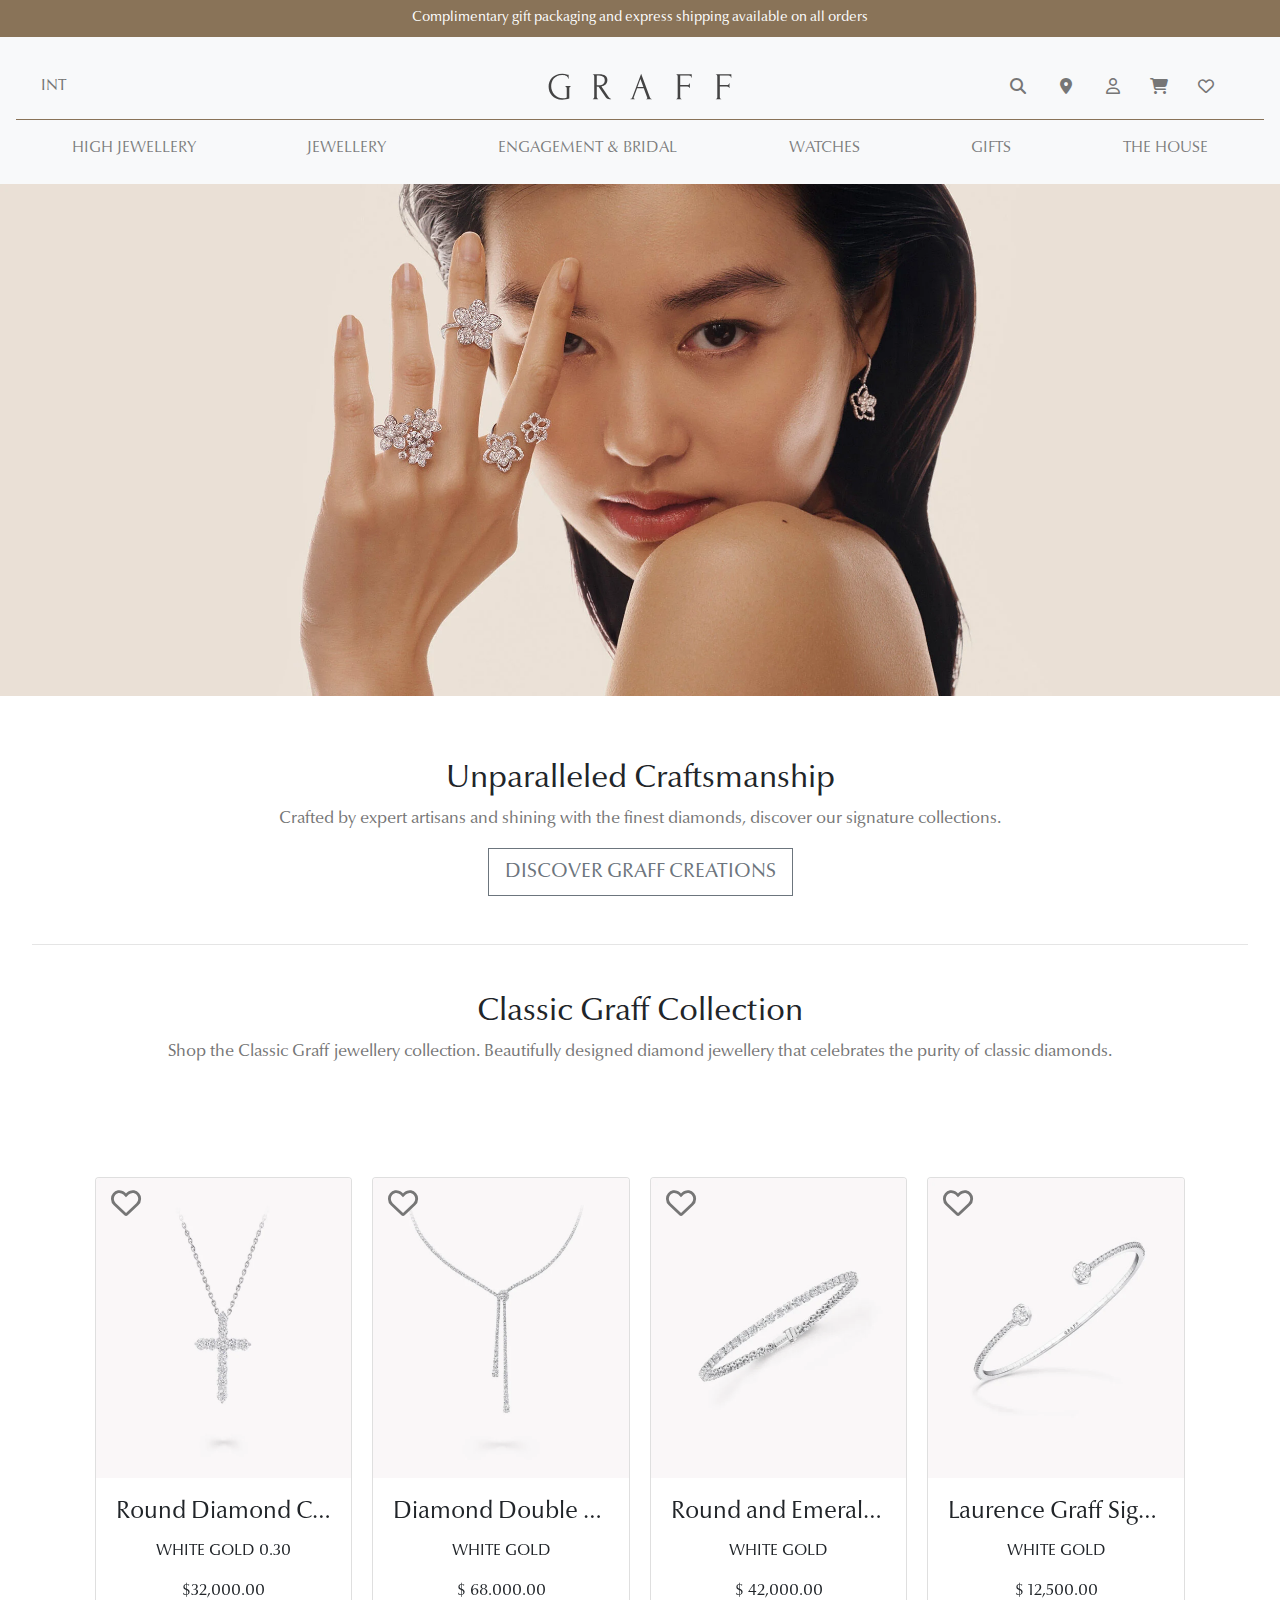
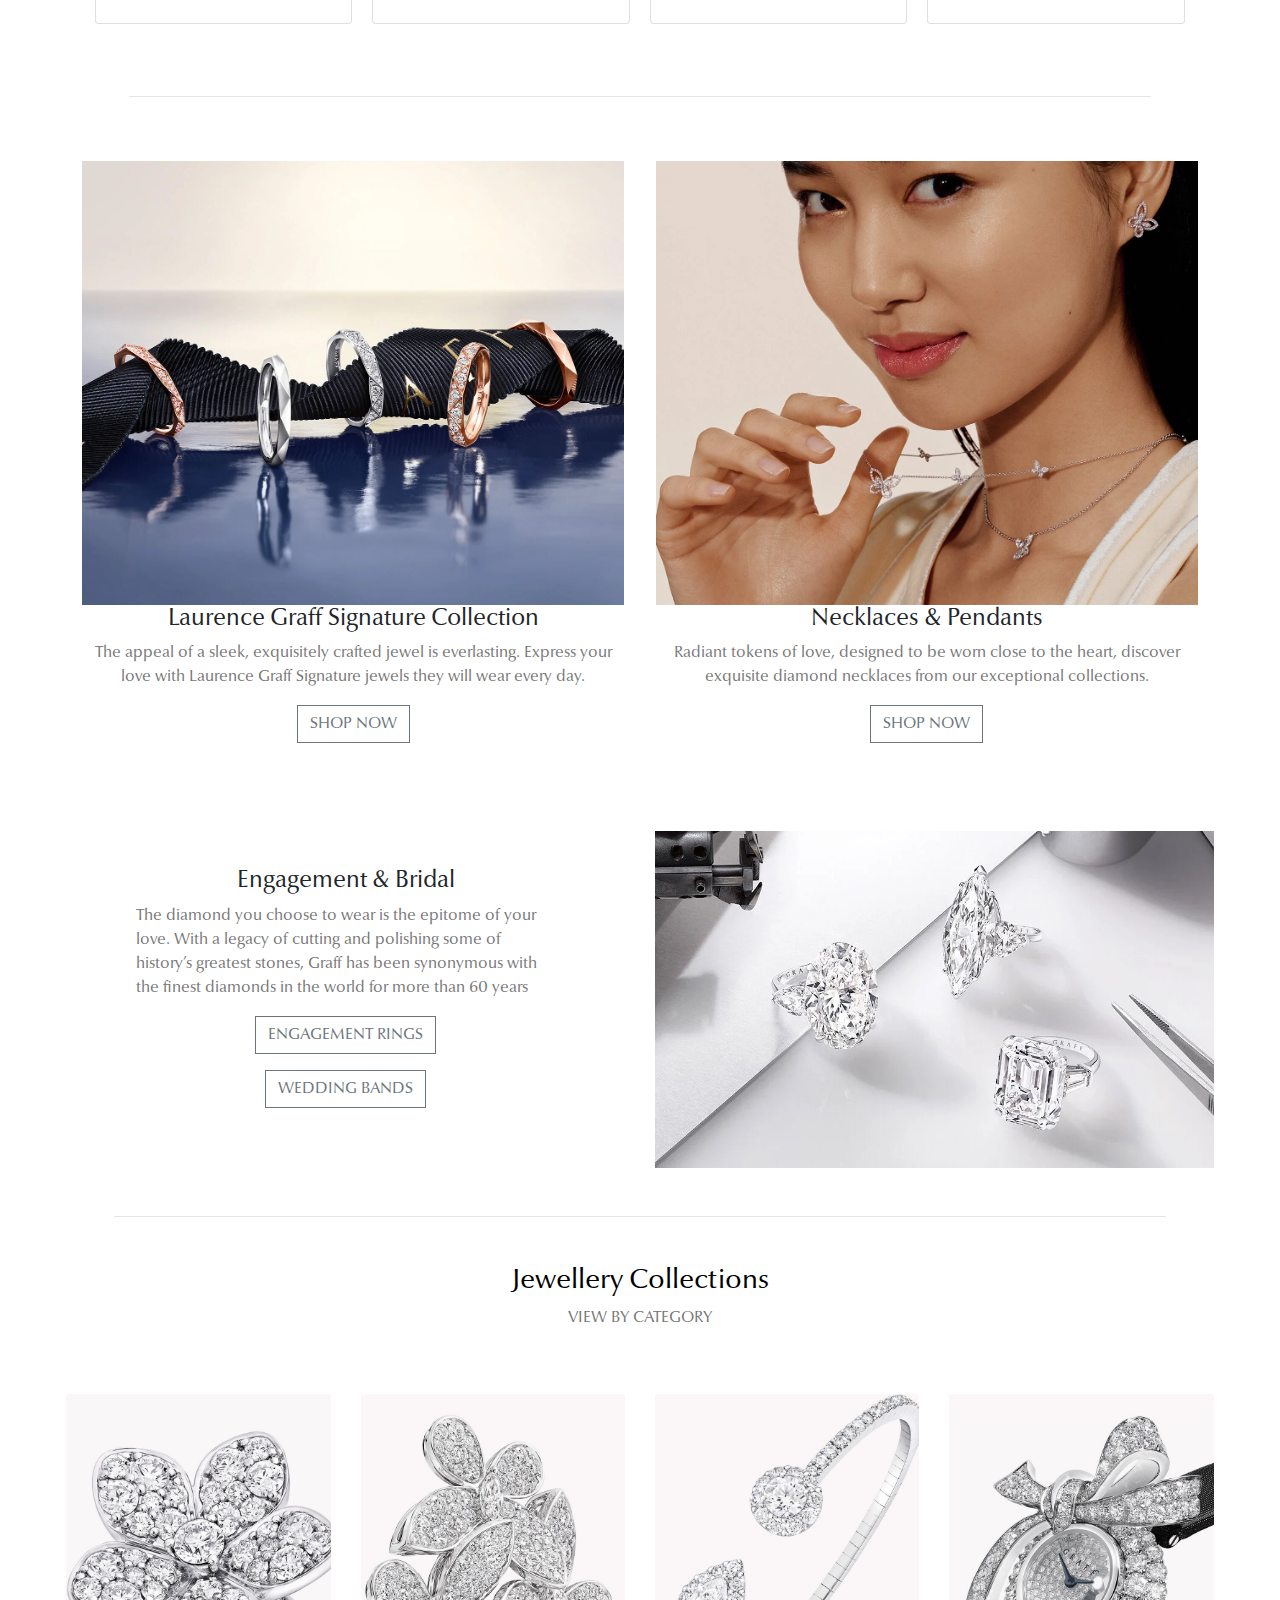
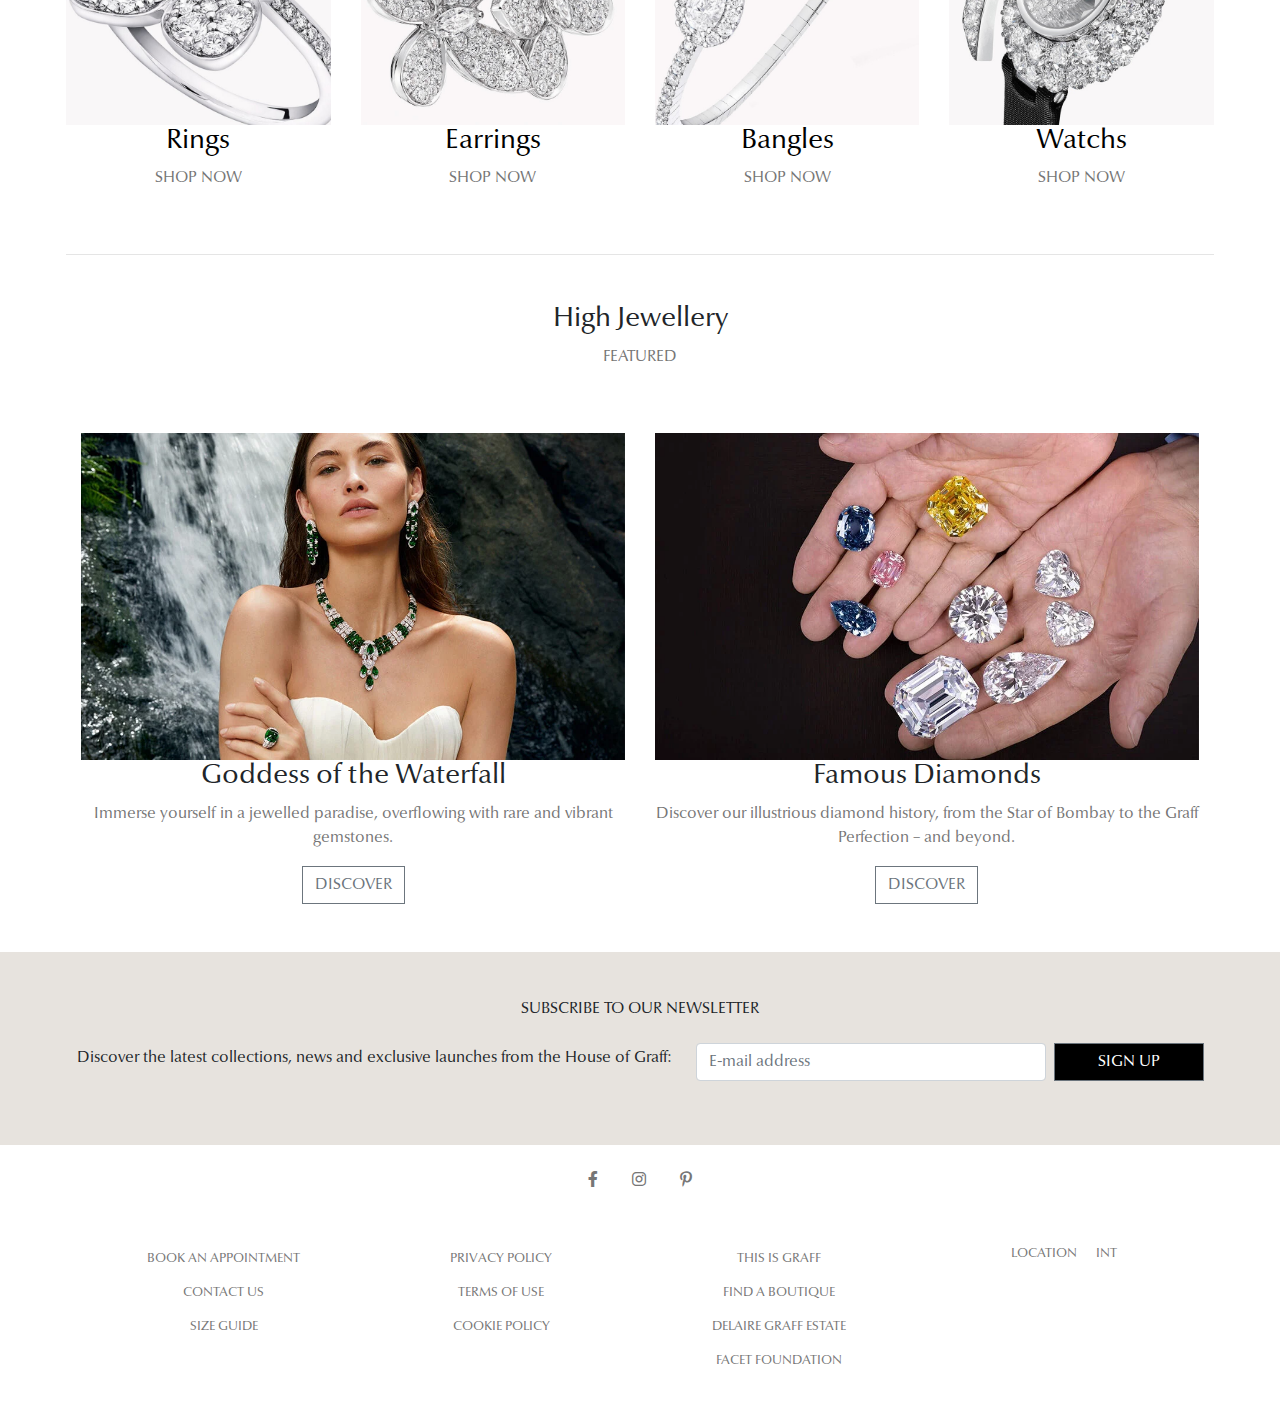
<file: index.html>
<!DOCTYPE html>
<html lang="en">

<head>
    <meta charset="UTF-8">
    <meta http-equiv="X-UA-Compatible" content="IE=edge">
    <meta name="viewport" content="width=device-width, initial-scale=1.0">
    <title>Home</title>
    <link rel="stylesheet" href="css/bootstrap.min.css">
    <link rel="stylesheet" href="fontawesome-free-6.2.1-web/css/all.min.css">
    <link rel="stylesheet" href="OwlCarousel2-2.3.4/dist/assets/owl.carousel.min.css">
    <link rel="stylesheet" href="OwlCarousel2-2.3.4/dist/assets/owl.theme.default.min.css">
    <link rel="stylesheet" href="css/style.css">
    <link rel="shortcut icon" href="img/logo_graff.svg" type="image/x-icon">
</head>

<body>

    <header class="sticky-top bg-light">
        <div class=" top_banner container-fluid text-center ">
            <p class="small p-2">Complimentary gift packaging and express shipping available on all orders</p>
        </div>

        <nav class="navbar navbar-expand-lg navbar-light bg-light d-flex flex-column mt-0 pt-0">
            <div class="header_wrap container-fluid bottom-banner ">
                <button class="navbar-toggler d-lg-none d-block" type="button" data-toggle="collapse" data-target="#collapsibleNavId" aria-controls="collapsibleNavId"
                    aria-expanded="false" aria-label="Toggle navigation">
                    <span class="navbar-toggler-icon"></span>
                </button>
                <div class="country d-none d-lg-block">
                    <a href="#">INT</a>
                </div>
                <div class="logo">
                    <a href="index.html"><img src="img/logo_graff.svg" alt="img/logo_graff.svg" width="100%" height="100%"></a>
                </div>
                <div class="icon d-flex">
                    <div>
                        <a href=""><i class="fa-solid fa-magnifying-glass"></i></a>
                        <a href=""><i class="fa-solid fa-location-dot"></i></a>
                        <a href="account.html"><i class="fa-regular fa-user"></i></a>
                    </div>
                    <div class="position-relative box-cart-shopping">
                        <a class="icon-cart-shopping" href="cart.html"><i class="fa-solid fa-cart-shopping"></i></a>
                        <div class="cart-shopping">
                            <div class="position-absolute d-flex flex-column justify-content-center">
                                <h6 class="p-2 small">Recently Added Products</h6>
                                <div class="box-product w-100">
                                    <div class="item-product d-flex justify-content-between p-1 mb-1">
                                        <span>
                                            <img class="w-100" src="img/RGP550_RGP550_GP30102_Hero_1 (1).webp" alt="">
                                        </span>
                                        <p class="">Pavé Butterfly Diamond...</p>
                                        <p class="">$ 7,100.00</p>
                                    </div>
                                    <div class="item-product d-flex justify-content-between p-1 mb-1">
                                        <span class="">
                                            <img class="w-100" src="img/RGP550_RGP550_GP30102_Hero_1 (1).webp" alt="">
                                        </span>
                                        <p class="">Pavé Butterfly Diamond...</p>
                                        <p class="">$ 7,100.00</p>
                                    </div>
                                </div>
                                <div class="w-100 d-flex justify-content-end p-2 see-cart-shopping">
                                    <a href="cart.html">
                                        <button class="p-2 pl-3 pr-3" type="button">View My Shopping Cart</button>
                                    </a>
                                    
                                </div>
                            </div>
                        </div>
                    </div>
                    <a href=""><i class="fa-regular fa-heart"></i></a>
                </div>
            </div>
            <div class="collapse navbar-collapse d-lg-none w-100" id="collapsibleNavId">
                <ul class="navbar-nav mt-2 mt-lg-0 w-100 d-flex justify-content-around">
                    <li class="nav-item menu-link">
                        <a class="nav-link p-3" href="#">HIGH JEWELLERY</a>
                    </li>
                    <li class="nav-item menu-link">
                        <a class="nav-link p-3" href="jewellery.html">JEWELLERY</a>
                    </li>
                    <li class="nav-item menu-link">
                        <a class="nav-link p-3" href="#">ENGAGEMENT & BRIDAL</a>
                    </li>
                    <li class="nav-item menu-link">
                        <a class="nav-link p-3" href="#">WATCHES</a>
                    </li>
                    <li class="nav-item menu-link">
                        <a class="nav-link p-3" href="#">GIFTS</a>
                    </li>
                    <li class="nav-item menu-link">
                        <a class="nav-link p-3" href="#">THE HOUSE</a>
                    </li>
                </ul>
            </div>
        </nav>
    </header>


    <!-- end header -->

    <div class="banner">
        <a href=""><img src="img/banner_img.webp" alt="" width="100%" height="100%"></a>
    </div>

    <div class="plaintext jumbotron text-center">
        <h2 class="display-4">Unparalleled Craftsmanship</h2>
        <p class="lead">Crafted by expert artisans and shining with the finest diamonds, discover our signature
            collections.</p>
        <p class="lead">
            <a class="btn btn-outline-secondary btn-lg" href="Jumbo action link" role="button">DISCOVER GRAFF
                CREATIONS</a>
        </p>
        <hr class="my-5">
        <h2 class="display-4">Classic Graff Collection</h2>
        <p class="lead">Shop the Classic Graff jewellery collection. Beautifully designed diamond jewellery that
            celebrates the purity of classic diamonds.</p>
    </div>

    <div class="main-home container-fluid">
        <div class="owl-carousel product-home ">
            <div class="card">
                <i class="fa-regular fa-heart"></i>
                <img class="card-img-top" src="img/main-home_img10.jpg" alt="">
                <div class="card-body text-center">
                    <h4 class="card-title text-truncate">Round Diamond Cross Large Pendiant</h4>
                    <p class="card-text">WHITE GOLD 0.30</p>
                    <p class="card-text">$32,000.00</p>
                </div>
            </div>
            <div class="card">
                <i class="fa-regular fa-heart"></i>
                <img class="card-img-top" src="img/main-home_img9.jpg" alt="">
                <div class="card-body text-center">
                    <h4 class="card-title text-truncate">Diamond Double Strand Knot Neeklace</h4>
                    <p class="card-text">WHITE GOLD</p>
                    <p class="card-text">$ 68.000.00</p>
                </div>
            </div>
            <div class="card">
                <i class="fa-regular fa-heart"></i>
                <img class="card-img-top" src="img/main_home_img2.jpg" alt="">
                <div class="card-body text-center">
                    <h4 class="card-title text-truncate">Round and Emerald cut Diamond Bracelet </h4>
                    <p class="card-text">WHITE GOLD</p>
                    <p class="card-text">$ 42,000.00</p>
                </div>
            </div>
            <div class="card">
                <i class="fa-regular fa-heart"></i>
                <img class="card-img-top" src="img/main-home_img8.jpg" alt="">
                <div class="card-body text-center">
                    <h4 class="card-title text-truncate">Laurence Graff Signture Open Diamond Bangle</h4>
                    <p class="card-text">WHITE GOLD</p>
                    <p class="card-text">$ 12,500.00</p>
                </div>
            </div>
            <div class="card">
                <i class="fa-regular fa-heart"></i>
                <img class="card-img-top" src="img/main_home_img4.jpg" alt="">
                <div class="card-body text-center">
                    <h4 class="card-title text-truncate">Round Diamond Cluster Stud Earring</h4>
                    <p class="card-text">WHITE GOLD</p>
                    <p class="card-text">$ 32,000.00</p>
                </div>
            </div>
            <div class="card">
                <i class="fa-regular fa-heart"></i>
                <img class="card-img-top" src="img/main_home_img5.jpg" alt="">
                <div class="card-body text-center">
                    <h4 class="card-title text-truncate">Icon Round Diamond Earrings</h4>
                    <p class="card-text">WHITE GOLD</p>
                    <p class="card-text">$ 14,000.00</p>
                </div>
            </div>
            <div class="card">
                <i class="fa-regular fa-heart"></i>
                <img class="card-img-top" src="img/main_home_img6.jpg" alt="">
                <div class="card-body text-center">
                    <h4 class="card-title text-truncate">Laurence Graff Signature Diamond Band</h4>
                    <p class="card-text">WHITE GOLD</p>
                    <p class="card-text">$ 6,400.00</p>
                </div>
            </div>
        </div>
        <!-- carousel -->

        <div class="container-fluid collection">
            <hr class="m-5">
            <div class="row mt-5">
                <div class="col-lg-6 col-md-12 p-3 text-center">
                    <img src="img/2nd_slot_LG_desktop.jpg" class="w-100" alt="">
                    <h4>Laurence Graff Signature Collection</h4>
                    <p>The appeal of a sleek, exquisitely crafted jewel is everlasting. Express your love with Laurence
                        Graff Signature jewels they will wear every day.</p>
                    <button type="button" class="btn btn-outline-secondary">SHOP NOW</button>
                </div>
                <div class="col-lg-6 col-md-12 p-3 text-center">
                    <img src="img/2nd_slot_N_P_desktop.jpg" class="w-100" alt="">
                    <h4>Necklaces & Pendants</h4>
                    <p>Radiant tokens of love, designed to be worn close to the heart, discover exquisite diamond
                        necklaces from our exceptional collections.</p>
                    <button type="button" class="btn btn-outline-secondary">SHOP NOW</button>
                </div>
            </div>
        </div>

        <div class="introl_video mt-5">
            <div class="row align-items-center">
                <div class="col-lg-6 col-md-12">
                    <div class="d-flex flex-column align-items-center w-75 m-auto">
                        <h4>Engagement & Bridal</h4>
                        <p>The diamond you choose to wear is the epitome of your love. With a legacy of cutting and
                            polishing some of history’s greatest stones, Graff has been synonymous with the finest
                            diamonds in the world for more than 60 years</p>
                        <div>
                            <button type="button" class="btn btn-outline-secondary">ENGAGEMENT RINGS</button>
                        </div>
                        <button type="button" class="btn btn-outline-secondary mt-3">WEDDING BANDS</button>
                    </div>
                </div>
                <div class="col-lg-6 col-md-12 mt-4">
                    <img src="img/Footer_left_mob.webp" alt="" width="100%" height="100%">
                </div>
            </div>
        </div>

        <div class="jewellery_collection mt-5 text-center">
            <hr class="m-5">
            <h3>Jewellery Collections</h3>
            <p>VIEW BY CATEGORY</p>
            <div class="row">
                <div class="col-lg-3 col-md-6 col-sm-12 pt-5">
                    <a href="">
                        <img class="card-img-top" src="img/Ring.jpg" alt="">
                        <h3>Rings</h3>
                        <p>SHOP NOW</p>
                    </a>
                </div>
                <div class="col-lg-3 col-md-6 col-sm-12 pt-5">
                    <a href="">
                        <img class="card-img-top" src="img/earring.jpg" alt="">
                        <h3>Earrings</h3>
                        <p>SHOP NOW</p>
                    </a>
                </div>
                <div class="col-lg-3 col-md-6 col-sm-12 pt-5">
                    <a href="">
                        <img class="card-img-top" src="img/Bangle.jpg" alt="">
                        <h3>Bangles</h3>
                        <p>SHOP NOW</p>
                    </a>
                </div>
                <div class="col-lg-3 col-md-6 col-sm-12 pt-5">
                    <a href="">
                        <img class="card-img-top" src="img/Watch.jpg" alt="">
                        <h3>Watchs</h3>
                        <p>SHOP NOW</p>
                    </a>
                </div>
            </div>
            <hr class="my-5">
        </div>

        <div class="container-fluid high_jewellery text-center">
            <h3>High Jewellery</h3>
            <p>FEATURED</p>
            <div class="row my-5">
                <div class="col-lg-6 col-md-12 mt-3">
                    <img src="img/footer_stones_graffab_mob.jpg" class="w-100" alt="">
                    <h3>Goddess of the Waterfall</h3>
                    <p>Immerse yourself in a jewelled paradise, overflowing with rare and vibrant gemstones.</p>
                    <button type="button" class="btn btn-outline-secondary">DISCOVER</button>
                </div>
                <div class="col-lg-6 col-md-12 mt-3">
                    <img src="img/footer_stones_mob.jpg" class="w-100" alt="">
                    <h3>Famous Diamonds</h3>
                    <p>Discover our illustrious diamond history, from the Star of Bombay to the Graff Perfection – and
                        beyond.</p>
                    <button type="button" class="btn btn-outline-secondary">DISCOVER</button>
                </div>
            </div>
        </div>
    </div>
    <!-- end main -->
    <footer>
        <div class="footer_top text-center p-5">
            <h6>SUBSCRIBE TO OUR NEWSLETTER</h6>
            <div class="form-group justify-content-center mt-4 flex-column flex-lg-row">
                <label for="">Discover the latest collections, news and exclusive launches from the House of Graff:</label>
                <input type="email" class="form-control  ml-lg-4" name="" id="" aria-describedby="emailHelpId"
                    placeholder="E-mail address">
                <button type="button" class="btn btn-outline-secondary ml-lg-2">SIGN UP</button>
            </div>
        </div>

        <div class="footer_bottom container">
            <div class="contact text-center p-4">
                <a href=""><i class="fa-brands fa-facebook-f"></i></a>
                <a href=""><i class="fa-brands fa-instagram"></i></a>
                <a href=""><i class="fa-brands fa-pinterest-p"></i></a>
            </div>
            <div class="footer_body container text-center">
                <div class="row">
                    <div class="col-lg-3 col-md-4 col-sm-6 p-4">
                        <ul class="body_item">
                            <li><a href="">BOOK AN APPOINTMENT</a></li>
                            <li><a href="">CONTACT US</a></li>
                            <li><a href="">SIZE GUIDE</a></li>
                        </ul>
                    </div>
                    <div class="col-lg-3 col-md-4 col-sm-6 p-4">
                        <ul class="body_item">
                            <li><a href="">PRIVACY POLICY</a></li>
                            <li><a href="">TERMS OF USE</a></li>
                            <li><a href="">COOKIE POLICY</a></li>
                        </ul>
                    </div>
                    <div class="col-lg-3 col-md-4 col-sm-6 p-4">
                        <ul class="body_item">
                            <li><a href="">THIS IS GRAFF</a></li>
                            <li><a href="">FIND A BOUTIQUE</a></li>
                            <li><a href="">DELAIRE GRAFF ESTATE</a></li>
                            <li><a href="">FACET FOUNDATION</a></li>
                        </ul>
                    </div>
                    <div class="col-lg-3 col-md-4 col-sm-6 p-4 items">
                        <a href="">LOCATION</a>
                        <a href="">INT</a>
                    </div>
                </div>
            </div>
        </div>
    </footer>

    <script src="js/jquery.min.js"></script>
    <script src="js/bootstrap.min.js"></script>
    <script src="OwlCarousel2-2.3.4/dist/owl.carousel.min.js"></script>
    <script src="js/java.js"></script>
</body>

</html>
</file>
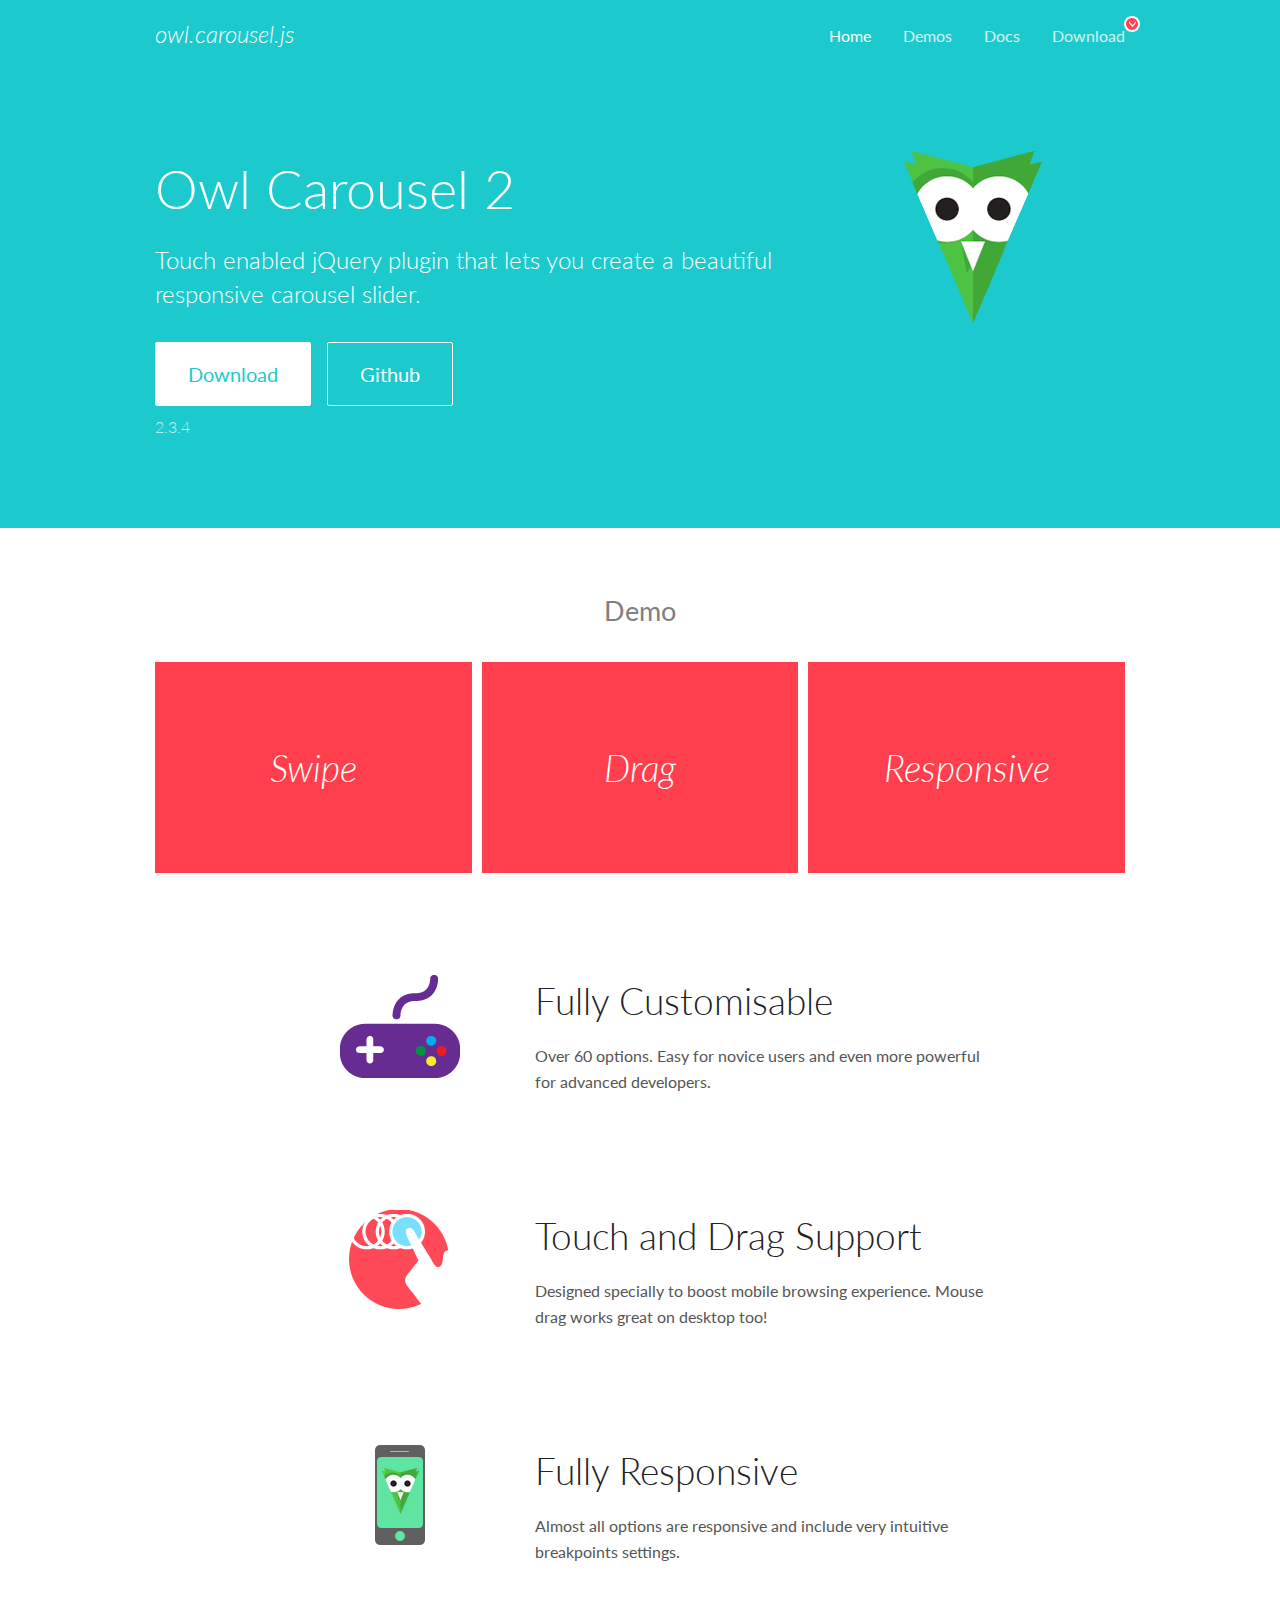
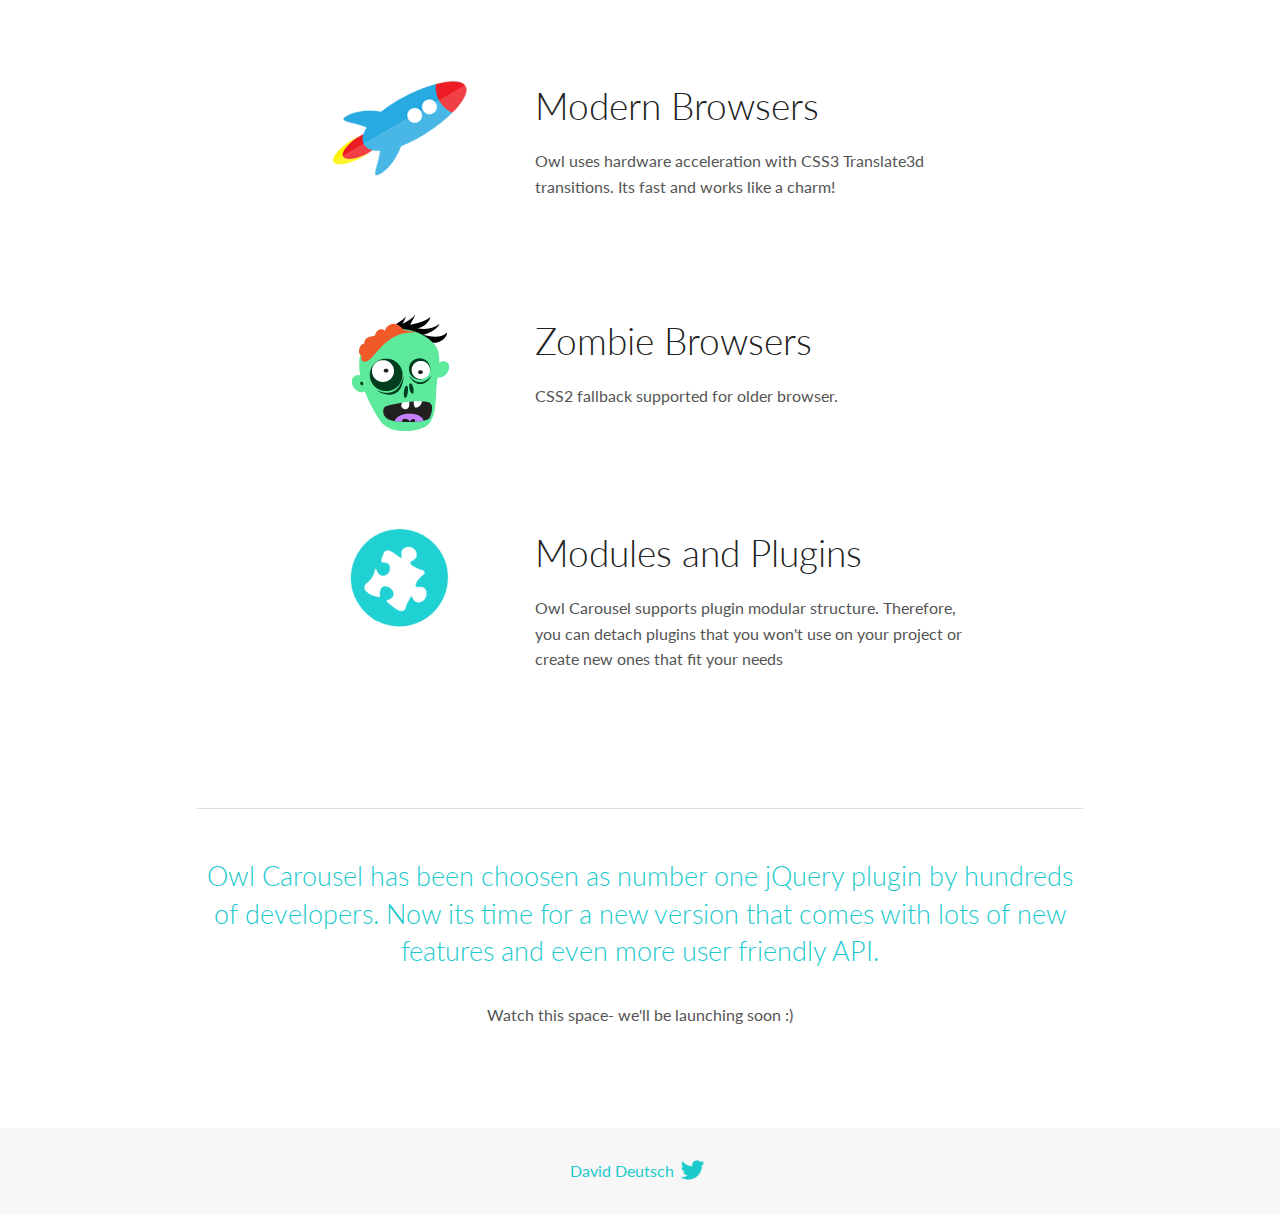
<file: OwlCarousel2-2.3.4/docs/index.html>
<!DOCTYPE html>
<html lang="en">
  <head>

    <!-- head -->
    <meta charset="utf-8">
    <meta name="msapplication-tap-highlight" content="no" />
    <meta name="viewport" content="width=device-width, initial-scale=1.0" />
    <meta name="description" content="Touch enabled jQuery plugin that lets you create beautiful responsive carousel slider.">
    <meta name="author" content="David Deutsch">
    <title>
      Home | Owl Carousel | 2.3.4
    </title>

    <!-- Stylesheets -->
    <link href='https://fonts.googleapis.com/css?family=Lato:300,400,700,400italic,300italic' rel='stylesheet' type='text/css'>
    <link rel="stylesheet" href="assets/css/docs.theme.min.css">

    <!-- Owl Stylesheets -->
    <link rel="stylesheet" href="assets/owlcarousel/assets/owl.carousel.min.css">
    <link rel="stylesheet" href="assets/owlcarousel/assets/owl.theme.default.min.css">

    <!-- HTML5 shim and Respond.js IE8 support of HTML5 elements and media queries -->

    <!--[if lt IE 9]>
      <script src="https://oss.maxcdn.com/libs/html5shiv/3.7.0/html5shiv.js"></script>
      <script src="https://oss.maxcdn.com/libs/respond.js/1.3.0/respond.min.js"></script>
    <![endif]-->

    <!-- Favicons -->
    <link rel="apple-touch-icon-precomposed" sizes="144x144" href="assets/ico/apple-touch-icon-144-precomposed.png">
    <link rel="shortcut icon" href="assets/ico/favicon.png">
    <link rel="shortcut icon" href="favicon.ico">

    <!-- Yeah i know js should not be in header. Its required for demos.-->

    <!-- javascript -->
    <script src="assets/vendors/jquery.min.js"></script>
    <script src="assets/owlcarousel/owl.carousel.js"></script>
  </head>
  <body>

    <!-- header -->
    <header class="header">
      <div class="row">
        <div class="large-12 columns">
          <div class="brand left">
            <h3>
              <a href="/OwlCarousel2/">owl.carousel.js</a> 
            </h3>
          </div>
          <a id="toggle-nav" class="right">
            <span></span> <span></span> <span></span> 
          </a> 
          <div class="nav-bar">
            <ul class="clearfix">
              <li class="active">
                <a href="/OwlCarousel2/index.html">Home</a> 
              </li>
              <li> <a href="/OwlCarousel2/demos/demos.html">Demos</a>  </li>
              <li> <a href="/OwlCarousel2/docs/started-welcome.html">Docs</a>  </li>
              <li>
                <a href="https://github.com/OwlCarousel2/OwlCarousel2/archive/2.3.4.zip">Download</a> 
                <span class="download"></span> 
              </li>
            </ul>
          </div>
        </div>
      </div>
    </header>

    <!-- home panel -->
    <section id="hero">
      <div class="row">
        <div class="large-8 medium-8 columns">
          <h1>Owl Carousel 2</h1>
          <h4>Touch enabled jQuery plugin that lets you create a beautiful responsive carousel slider.</h4>
          <a href="https://github.com/OwlCarousel2/OwlCarousel2/archive/2.3.4.zip" class="hero-button">Download</a> 
          <a href="https://github.com/OwlCarousel2/OwlCarousel2" class="hero-button outline">Github</a> 
          <p>2.3.4</p>
        </div>
        <div class="large-4 medium-4 columns">
          <img class="owl-logo" src="assets/img/owl-logo.png" alt="mr. Owl">
        </div>
      </div>
    </section>

    <!-- body -->
    <div class="home-demo">
      <div class="row">
        <div class="large-12 columns">
          <h3>Demo</h3>
          <div class="owl-carousel">
            <div class="item">
              <h2>Swipe</h2>
            </div>
            <div class="item">
              <h2>Drag</h2>
            </div>
            <div class="item">
              <h2>Responsive</h2>
            </div>
            <div class="item">
              <h2>CSS3</h2>
            </div>
            <div class="item">
              <h2>Fast</h2>
            </div>
            <div class="item">
              <h2>Easy</h2>
            </div>
            <div class="item">
              <h2>Free</h2>
            </div>
            <div class="item">
              <h2>Upgradable</h2>
            </div>
            <div class="item">
              <h2>Tons of options</h2>
            </div>
            <div class="item">
              <h2>Infinity</h2>
            </div>
            <div class="item">
              <h2>Auto Width</h2>
            </div>
          </div>
        </div>
      </div>
    </div>
    <script>
      var owl = $('.owl-carousel');
      owl.owlCarousel({
        margin: 10,
        loop: true,
        responsive: {
          0: {
            items: 1
          },
          600: {
            items: 2
          },
          1000: {
            items: 3
          }
        }
      })
    </script>

    <!-- features -->
    <div id="features">
      <div class="row">
        <div class="small-12 medium-9 small-centered columns">
          <section class="row feature">
            <div class="medium-4 small-12 columns">
              <img src="assets/img/feature-options.png" alt="">
            </div>
            <div class="medium-8 small-12 columns">
              <h2>Fully Customisable</h2>
              <p>Over 60 options. Easy for novice users and even more powerful for advanced developers.</p>
            </div>
          </section>
          <section class="row feature">
            <div class="medium-4 small-12 columns">
              <img src="assets/img/feature-drag.png" alt="">
            </div>
            <div class="medium-8 small-12 columns">
              <h2>Touch and Drag Support</h2>
              <p>Designed specially to boost mobile browsing experience. Mouse drag works great on desktop too!</p>
            </div>
          </section>
          <section class="row feature">
            <div class="medium-4 small-12 columns">
              <img src="assets/img/feature-responsive.png" alt="">
            </div>
            <div class="medium-8 small-12 columns">
              <h2>Fully Responsive</h2>
              <p>Almost all options are responsive and include very intuitive breakpoints settings.</p>
            </div>
          </section>
          <section class="row feature">
            <div class="medium-4 small-12 columns">
              <img src="assets/img/feature-modern.png" alt="">
            </div>
            <div class="medium-8 small-12 columns">
              <h2>Modern Browsers</h2>
              <p>Owl uses hardware acceleration with CSS3 Translate3d transitions. Its fast and works like a charm! </p>
            </div>
          </section>
          <section class="row feature">
            <div class="medium-4 small-12 columns">
              <img src="assets/img/feature-zombie.png" alt="">
            </div>
            <div class="medium-8 small-12 columns">
              <h2>Zombie Browsers</h2>
              <p>CSS2 fallback supported for older browser.</p>
            </div>
          </section>
          <section class="row feature">
            <div class="medium-4 small-12 columns">
              <img src="assets/img/feature-module.png" alt="">
            </div>
            <div class="medium-8 small-12 columns">
              <h2>Modules and Plugins</h2>
              <p>Owl Carousel supports plugin modular structure. Therefore, you can detach plugins that you won&#x27;t use on your project or create new ones that fit your needs</p>
            </div>
          </section>
        </div>
      </div>
    </div>

    <!-- footer -->
    <section id="teaser-text">
      <div class="row">
        <div class="small-12 medium-11 small-centered columns">
          <hr>
          <h3 id="owl-carousel-has-been-choosen-as-number-one-jquery-plugin-by-hundreds-of-developers-now-its-time-for-a-new-version-that-comes-with-lots-of-new-features-and-even-more-user-friendly-api-">Owl Carousel has been choosen as number one jQuery plugin by hundreds of developers. Now its time for a new version that comes with lots of new features and even more user friendly API.</h3>
          <p>Watch this space- we&#39;ll be launching soon :)</p>
        </div>
      </div>
    </section>

    <!-- footer -->
    <footer class="footer">
      <div class="row">
        <div class="large-12 columns">
          <h5>
            <a href="/OwlCarousel2/docs/support-contact.html">David Deutsch</a> 
            <a id="custom-tweet-button" href="https://twitter.com/share?url=https://github.com/OwlCarousel2/OwlCarousel2&text=Owl Carousel - This is so awesome! " target="_blank"></a> 
          </h5>
        </div>
      </div>
    </footer>

    <!-- vendors -->
    <script src="assets/vendors/highlight.js"></script>
    <script src="assets/js/app.js"></script>
  </body>
</html>
</file>
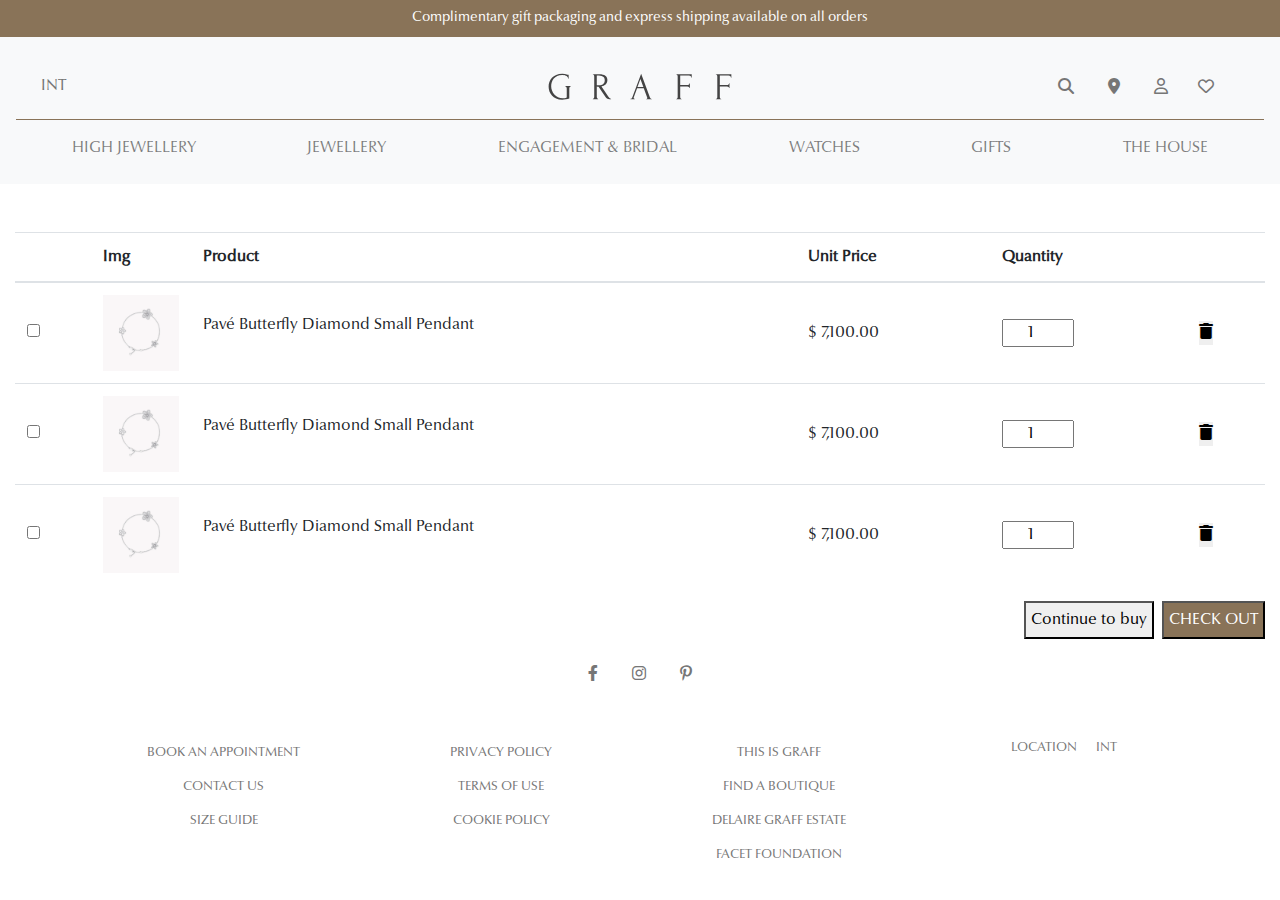
<file: cart.html>
<!DOCTYPE html>
<html lang="en">

<head>
    <meta charset="UTF-8">
    <meta http-equiv="X-UA-Compatible" content="IE=edge">
    <meta name="viewport" content="width=device-width, initial-scale=1.0">
    <title>create account</title>
    <link rel="stylesheet" href="css/bootstrap.min.css">
    <link rel="stylesheet" href="fontawesome-free-6.2.1-web/css/all.min.css">
    <link rel="stylesheet" href="OwlCarousel2-2.3.4/dist/assets/owl.carousel.min.css">
    <link rel="stylesheet" href="OwlCarousel2-2.3.4/dist/assets/owl.theme.default.min.css">
    <link rel="stylesheet" href="css/style-cart.css">
    <link rel="shortcut icon" href="img/logo_graff.svg" type="image/x-icon">
</head>

<body>

    <header class="sticky-top bg-light">
        <div class=" top_banner container-fluid text-center ">
            <p class="small p-2">Complimentary gift packaging and express shipping available on all orders</p>
        </div>

        <nav class="navbar navbar-expand-lg navbar-light bg-light d-flex flex-column mt-0 pt-0">
            <div class="header_wrap container-fluid bottom-banner ">
                <button class="navbar-toggler d-lg-none d-block" type="button" data-toggle="collapse" data-target="#collapsibleNavId" aria-controls="collapsibleNavId"
                    aria-expanded="false" aria-label="Toggle navigation">
                    <span class="navbar-toggler-icon"></span>
                </button>
                <div class="country d-none d-lg-block">
                    <a href="#">INT</a>
                </div>
                <div class="logo">
                    <a href="index.html"><img src="img/logo_graff.svg" alt="" width="100%" height="100%"></a>
                </div>
                <div class="icon d-flex">
                    <div>
                        <a href=""><i class="fa-solid fa-magnifying-glass"></i></a>
                        <a href=""><i class="fa-solid fa-location-dot"></i></a>
                        <a href="account.html"><i class="fa-regular fa-user"></i></a>
                    </div>
                    <a href=""><i class="fa-regular fa-heart"></i></a>
                </div>
            </div>
            <div class="collapse navbar-collapse d-lg-none w-100" id="collapsibleNavId">
                <ul class="navbar-nav mt-2 mt-lg-0 w-100 d-flex justify-content-around">
                    <li class="nav-item menu-link">
                        <a class="nav-link p-3" href="#">HIGH JEWELLERY</a>
                    </li>
                    <li class="nav-item menu-link">
                        <a class="nav-link p-3" href="jewellery.html">JEWELLERY</a>
                    </li>
                    <li class="nav-item menu-link">
                        <a class="nav-link p-3" href="#">ENGAGEMENT & BRIDAL</a>
                    </li>
                    <li class="nav-item menu-link">
                        <a class="nav-link p-3" href="#">WATCHES</a>
                    </li>
                    <li class="nav-item menu-link">
                        <a class="nav-link p-3" href="#">GIFTS</a>
                    </li>
                    <li class="nav-item menu-link">
                        <a class="nav-link p-3" href="#">THE HOUSE</a>
                    </li>
                </ul>
            </div>
        </nav>
    </header>

    <!-- end header -->

    <div class="container-fluid mt-5">
        <table class="table">
            <thead>
                <tr>
                    <th class="m-0 "></th>
                    <th class="m-0 "><span>Img</span></th>
                    <th class="m-0 "><span>Product</span></th>
                    <th class="m-0 ">
                        <span class="m-0 d-none d-sm-none d-md-block">Unit Price</span>
                    </th>
                    <th class="m-0 "><span>Quantity</span></th>
                    <th class="m-0 "></th>
                </tr>
            </thead>
            <tbody>
                <tr class="">
                    <td class="">
                        <input type="checkbox" name="" id="">
                    </td>
                    <td scope="row" class="img-product">
                        <img class="w-100" src="img/RGB516_GB11392_Hero_1.jpg" alt="">
                    </td>
                    <td class="name-product ">
                        <p class="">Pavé Butterfly Diamond Small Pendant</p>
                        <p class="d-block d-sm-block d-md-none">$ 7,100.00</p>
                    </td>
                    <td>
                        <span class="d-none d-sm-none d-md-block">$ 7,100.00</span>
                    </td>
                    <td class="quantity">
                        <input class="pl-4" min="1" max="10" value="1" type="number" name="" id=""> 
                    </td>
                    <td>
                        <button id="btn-delete" type="button"><i class="fas fa-trash"></i></button>
                    </td>
                </tr>
                <tr class="border-top border-1">
                    <td class="">
                        <input type="checkbox" name="" id="">
                    </td>
                    <td scope="row" class="img-product">
                        <img class="w-100" src="img/RGB516_GB11392_Hero_1.jpg" alt="">
                    </td>
                    <td class="name-product ">
                        <p class="">Pavé Butterfly Diamond Small Pendant</p>
                        <p class="d-block d-sm-block d-md-none">$ 7,100.00</p>
                    </td>
                    <td>
                        <span class="d-none d-sm-none d-md-block">$ 7,100.00</span>
                    </td>
                    <td class="quantity">
                        <input class="pl-4" min="1" max="10" value="1" type="number" name="" id=""> 
                    </td>
                    <td>
                        <button id="btn-delete"  type="button"><i class="fas fa-trash"></i></button>
                    </td>
                </tr>
                <tr class="border-top border-1">
                    <td class="">
                        <input type="checkbox" name="" id="">
                    </td>
                    <td scope="row" class="img-product">
                        <img class="w-100" src="img/RGB516_GB11392_Hero_1.jpg" alt="">
                    </td>
                    <td class="name-product ">
                        <p class="">Pavé Butterfly Diamond Small Pendant</p>
                        <p class="d-block d-sm-block d-md-none">$ 7,100.00</p>
                    </td>
                    <td>
                        <span class="d-none d-sm-none d-md-block">$ 7,100.00</span>
                    </td>
                    <td class="quantity">
                        <input class="pl-4" min="1" max="10" value="1" type="number" name="" id=""> 
                    </td>
                    <td>
                        <button id="btn-delete"  type="button"><i class="fas fa-trash"></i></button>
                    </td>
                </tr>
            </tbody>
        </table>
        <div class="d-flex justify-content-end">
            <a href="index.html" class="mr-2"><button style="padding: 5px; color:#000;">Continue to buy</button></a>
            <button style="background-color: #897358; color: #fff; padding: 5px;" >CHECK OUT</button>

        </div>
        
    </div>

    <!-- end main -->
    <footer>
        <div class="footer_bottom container">
            <div class="contact text-center p-4">
                <a href=""><i class="fa-brands fa-facebook-f"></i></a>
                <a href=""><i class="fa-brands fa-instagram"></i></a>
                <a href=""><i class="fa-brands fa-pinterest-p"></i></a>
            </div>
            <div class="footer_body container text-center">
                <div class="row">
                    <div class="col-lg-3 col-md-4 col-sm-6 p-4">
                        <ul class="body_item">
                            <li><a href="">BOOK AN APPOINTMENT</a></li>
                            <li><a href="">CONTACT US</a></li>
                            <li><a href="">SIZE GUIDE</a></li>
                        </ul>
                    </div>
                    <div class="col-lg-3 col-md-4 col-sm-6 p-4">
                        <ul class="body_item">
                            <li><a href="">PRIVACY POLICY</a></li>
                            <li><a href="">TERMS OF USE</a></li>
                            <li><a href="">COOKIE POLICY</a></li>
                        </ul>
                    </div>
                    <div class="col-lg-3 col-md-4 col-sm-6 p-4">
                        <ul class="body_item">
                            <li><a href="">THIS IS GRAFF</a></li>
                            <li><a href="">FIND A BOUTIQUE</a></li>
                            <li><a href="">DELAIRE GRAFF ESTATE</a></li>
                            <li><a href="">FACET FOUNDATION</a></li>
                        </ul>
                    </div>
                    <div class="col-lg-3 col-md-4 col-sm-6 p-4 items">
                        <a href="">LOCATION</a>
                        <a href="">INT</a>
                    </div>
                </div>
            </div>
        </div>
    </footer>

    <script src="js/jquery.min.js"></script>
    <script src="js/bootstrap.min.js"></script>
    <script src="OwlCarousel2-2.3.4/dist/owl.carousel.min.js"></script>
    <script src="js/java.js"></script>
</body>

</html>
</file>
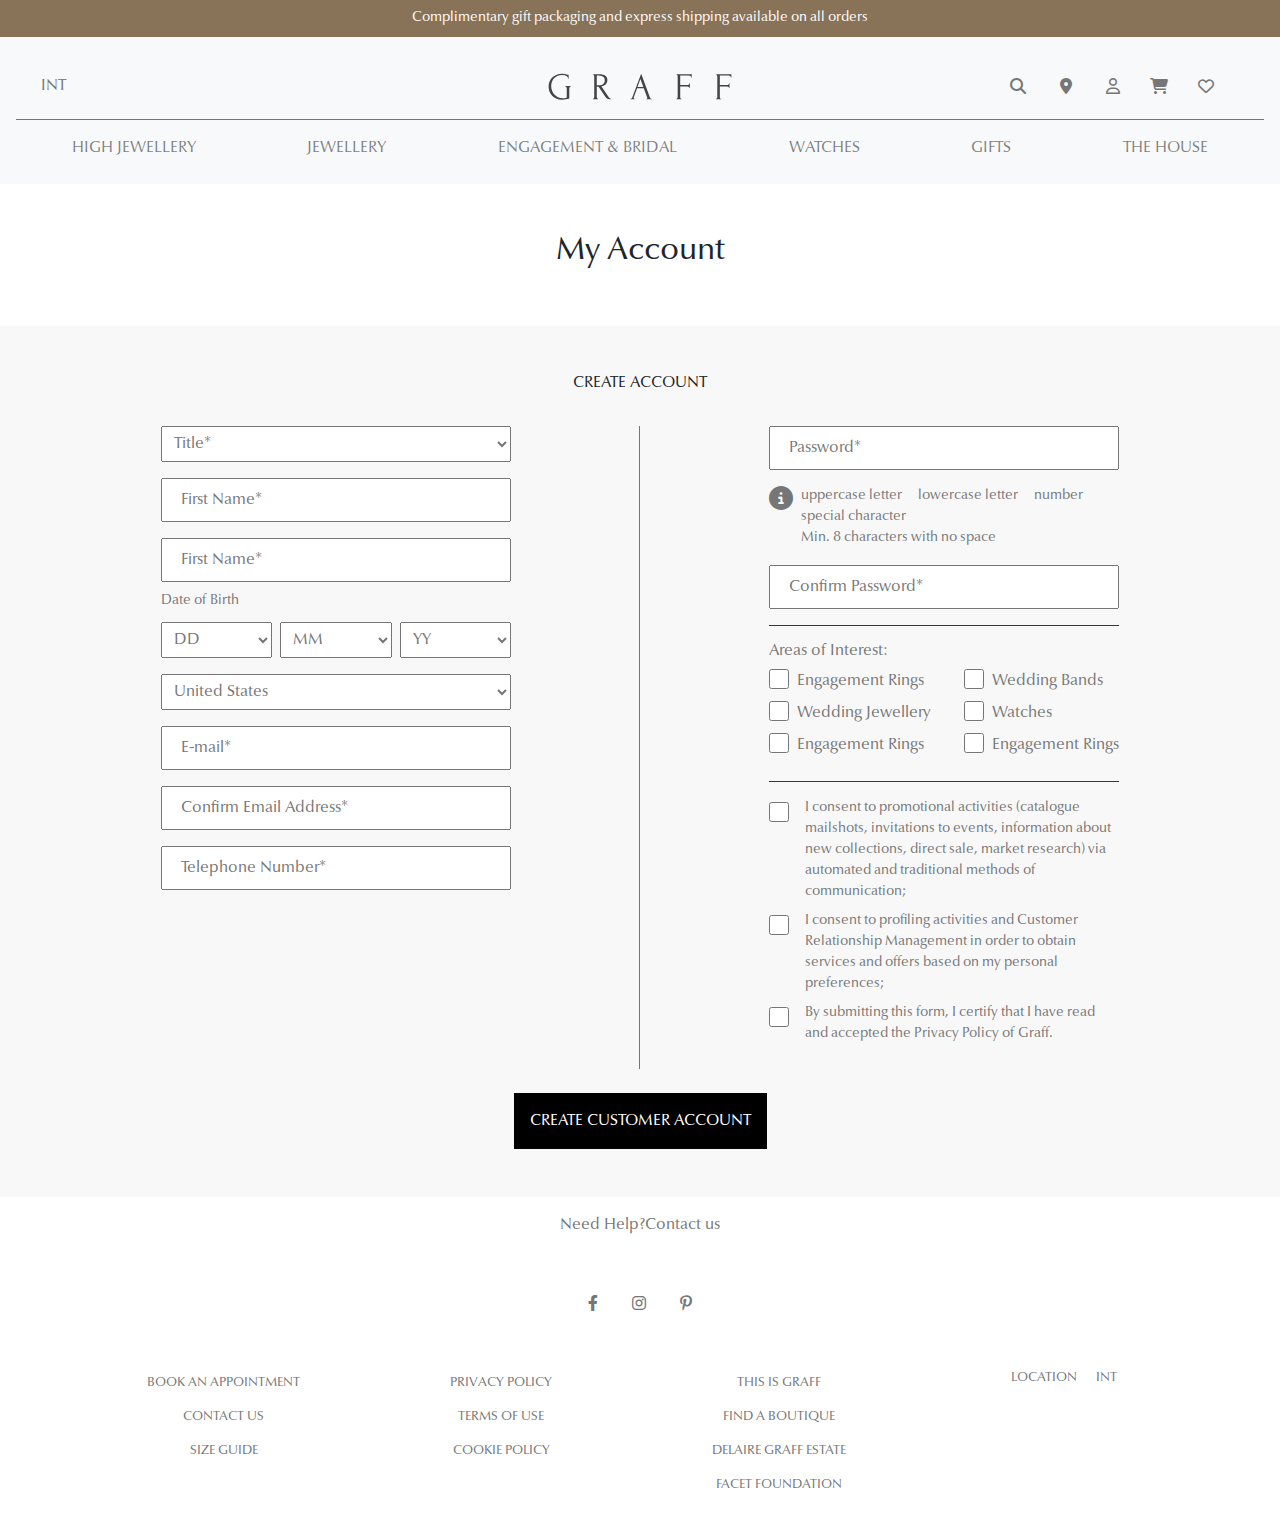
<file: create-acc.html>
<!DOCTYPE html>
<html lang="en">

<head>
    <meta charset="UTF-8">
    <meta http-equiv="X-UA-Compatible" content="IE=edge">
    <meta name="viewport" content="width=device-width, initial-scale=1.0">
    <title>create account</title>
    <link rel="stylesheet" href="css/bootstrap.min.css">
    <link rel="stylesheet" href="fontawesome-free-6.2.1-web/css/all.min.css">
    <link rel="stylesheet" href="OwlCarousel2-2.3.4/dist/assets/owl.carousel.min.css">
    <link rel="stylesheet" href="OwlCarousel2-2.3.4/dist/assets/owl.theme.default.min.css">
    <link rel="stylesheet" href="css/style-create-acc.css">
    <link rel="shortcut icon" href="img/logo_graff.svg" type="image/x-icon">
</head>

<body>

    <header class="sticky-top bg-light">
        <div class=" top_banner container-fluid text-center ">
            <p class="small p-2">Complimentary gift packaging and express shipping available on all orders</p>
        </div>

        <nav class="navbar navbar-expand-lg navbar-light bg-light d-flex flex-column mt-0 pt-0">
            <div class="header_wrap container-fluid bottom-banner ">
                <button class="navbar-toggler d-lg-none d-block" type="button" data-toggle="collapse" data-target="#collapsibleNavId" aria-controls="collapsibleNavId"
                    aria-expanded="false" aria-label="Toggle navigation">
                    <span class="navbar-toggler-icon"></span>
                </button>
                <div class="country d-none d-lg-block">
                    <a href="#">INT</a>
                </div>
                <div class="logo">
                    <a href="index.html"><img src="img/logo_graff.svg" alt="" width="100%" height="100%"></a>
                </div>
                <div class="icon d-flex">
                    <div>
                        <a href=""><i class="fa-solid fa-magnifying-glass"></i></a>
                        <a href=""><i class="fa-solid fa-location-dot"></i></a>
                        <a href="account.html"><i class="fa-regular fa-user"></i></a>
                    </div>
                    <div class="position-relative box-cart-shopping">
                        <a class="icon-cart-shopping" href="cart.html"><i class="fa-solid fa-cart-shopping"></i></a>
                        <div class="cart-shopping">
                            <div class="position-absolute d-flex flex-column justify-content-center">
                                <h6 class="p-2 small">Recently Added Products</h6>
                                <div class="box-product w-100">
                                    <div class="item-product d-flex justify-content-between p-1 mb-1">
                                        <span>
                                            <img class="w-100" src="img/RGP550_RGP550_GP30102_Hero_1 (1).webp" alt="">
                                        </span>
                                        <p class="">Pavé Butterfly Diamond...</p>
                                        <p class="">$ 7,100.00</p>
                                    </div>
                                    <div class="item-product d-flex justify-content-between p-1 mb-1">
                                        <span class="">
                                            <img class="w-100" src="img/RGP550_RGP550_GP30102_Hero_1 (1).webp" alt="">
                                        </span>
                                        <p class="">Pavé Butterfly Diamond...</p>
                                        <p class="">$ 7,100.00</p>
                                    </div>
                                </div>
                                <div class="w-100 d-flex justify-content-end p-2 see-cart-shopping">
                                    <a href="cart.html">
                                        <button class="p-2 pl-3 pr-3" type="button">View My Shopping Cart</button>
                                    </a>
                                    
                                </div>
                            </div>
                        </div>
                    </div>
                    <a href=""><i class="fa-regular fa-heart"></i></a>
                </div>
            </div>
            <div class="collapse navbar-collapse d-lg-none w-100" id="collapsibleNavId">
                <ul class="navbar-nav mt-2 mt-lg-0 w-100 d-flex justify-content-around">
                    <li class="nav-item menu-link">
                        <a class="nav-link p-3" href="#">HIGH JEWELLERY</a>
                    </li>
                    <li class="nav-item menu-link">
                        <a class="nav-link p-3" href="jewellery.html">JEWELLERY</a>
                    </li>
                    <li class="nav-item menu-link">
                        <a class="nav-link p-3" href="#">ENGAGEMENT & BRIDAL</a>
                    </li>
                    <li class="nav-item menu-link">
                        <a class="nav-link p-3" href="#">WATCHES</a>
                    </li>
                    <li class="nav-item menu-link">
                        <a class="nav-link p-3" href="#">GIFTS</a>
                    </li>
                    <li class="nav-item menu-link">
                        <a class="nav-link p-3" href="#">THE HOUSE</a>
                    </li>
                </ul>
            </div>
        </nav>
    </header>


    <!-- end header -->
    <div class="main">
        <h2 class="text-center p-5">My Account</h2>
        <div class="container-fluid p-5 d-flex justify-content-center flex-column">
            <h6 class="text-center">CREATE ACCOUNT</h6>
            <div class="row mt-4 mb-4">
                <div class="col-lg-6 d-flex justify-content-center">
                    <form action="" class="form-info">
                        <div class="form-group">
                            <select class="p-2 w-100" name="" id="">
                                <option value="" disabled selected>Title*</option>
                                <option value="">Mr</option>
                                <option value="">Ms</option>
                                <option value="">Mrs</option>
                                <option value="">Mss</option>
                            </select>
                        </div>
                        <div class="form-group position-relative">
                            <input type="text" class="p-2 w-100">
                            <label class="position-absolute" for="" class="">First Name*</label>
                        </div>
                        <div class="form-group position-relative">
                            <input type="text" class="p-2 w-100">
                            <label class="position-absolute" for="" class="">First Name*</label>
                        </div>
                        <div class="form-group">
                            <label class="small m-0 p-0" for="">Date of Birth</label>
                            <div class="box-select d-flex justify-content-between align-items-center">
                                <select class="p-2 w-50" name="DD" id="DD">
                                    <option value="" disabled selected>DD</option>
                                    <option value="">01</option>
                                    <option value="">02</option>
                                    <option value="">03</option>
                                    <option value="">04</option>
                                    <option value="">05</option>
                                    <option value="">06</option>
                                    <option value="">07</option>
                                    <option value="">08</option>
                                    <option value="">09</option>
                                    <option value="">10</option>
                                    <option value="">11</option>
                                    <option value="">12</option>
                                    <option value="">13</option>
                                    <option value="">14</option>
                                    <option value="">15</option>
                                    <option value="">16</option>
                                    <option value="">17</option>
                                    <option value="">18</option>
                                    <option value="">19</option>
                                    <option value="">20</option>
                                    <option value="">21</option>
                                    <option value="">22</option>
                                    <option value="">23</option>
                                    <option value="">24</option>
                                    <option value="">25</option>
                                    <option value="">26</option>
                                    <option value="">27</option>
                                    <option value="">28</option>
                                    <option value="">29</option>
                                    <option value="">30</option>
                                    <option value="">31</option>
                                </select>
                                <select class="p-2 mr-2 ml-2 w-50" name="MM" id="MM">
                                    <option value="">MM</option>
                                    <option value="">01</option>
                                    <option value="">02</option>
                                    <option value="">03</option>
                                    <option value="">04</option>
                                    <option value="">05</option>
                                    <option value="">06</option>
                                    <option value="">07</option>
                                    <option value="">08</option>
                                    <option value="">09</option>
                                    <option value="">10</option>
                                    <option value="">11</option>
                                    <option value="">12</option>
                                </select>
                                <select class="p-2 w-50" name="YY" id="YY">
                                    <option value="" disabled selected>YY</option>
                                    <option value="">2023</option>
                                    <option value="">2022</option>
                                    <option value="">2021</option>
                                    <option value="">2020</option>
                                    <option value="">2019</option>
                                    <option value="">2018</option>
                                    <option value="">2017</option>
                                    <option value="">2016</option>
                                    <option value="">2015</option>
                                    <option value="">2014</option>
                                    <option value="">2013</option>
                                    <option value="">2013</option>
                                    <option value="">2011</option>
                                    <option value="">2010</option>
                                    <option value="">2009</option>
                                    <option value="">2008</option>
                                    <option value="">2007</option>
                                    <option value="">2006</option>
                                    <option value="">2005</option>
                                    <option value="">2004</option>
                                    <option value="">2003</option>
                                    <option value="">2002</option>
                                    <option value="">2001</option>
                                    <option value="">2000</option>
                                </select>
                            </div>
                        </div>
                        <div class="form-group position-relative">
                            <select class="w-100 p-2" name="" id="">
                                <option value="">United States</option>
                                <option value="">Albania</option>
                                <option value="">Algeria</option>
                                <option value="">Andorra</option>
                                <option value="">Australia</option>
                                <option value="">Austria</option>
                                <option value="">Bahrain</option>
                                <option value="">Belgium</option>
                                <option value="">Bolivia</option>
                                <option value="">Brazil</option>
                                <option value="">Brunei</option>
                                <option value="">Bulgaria</option>
                                <option value="">Cambodia</option>
                                <option value="">Canada</option>
                                <option value="">Chile</option>
                                <option value="">Chinese Mainland</option>
                                <option value="">Colombia</option>
                            </select>
                        </div>
                        <div class="form-group position-relative">
                            <input type="email" class="p-2 w-100" name="email">
                            <label class="position-absolute" for="">E-mail*</label>
                        </div>
                        <div class="form-group position-relative">
                            <input type="email" class="p-2 w-100">
                            <label class="position-absolute" for="">Confirm Email Address*</label>
                        </div>
                        <div class="form-group position-relative">
                            <input type="tel" class="p-2 w-100">
                            <label class="position-absolute" for="">Telephone Number*</label>
                        </div>
                    </form>
                </div>
                <div class="col-lg-6 d-flex justify-content-center">
                    <form action="" class="form2">
                        <div class="form-group position-relative">
                            <input type="password" class="p-2 w-100">
                            <label for="" class="position-absolute">Password*</label>
                        </div>
                        <div class="form-group d-flex justify-content-between">
                            <i class="fa-solid fa-circle-info mr-2 h4"></i>
                            <ul class="list-unstyled d-flex flex-wrap m-0">
                                <li class="mr-3 small">uppercase letter</li>
                                <li class="mr-3 small">lowercase letter</li>
                                <li class="mr-3 small">number</li>
                                <li class="mr-3 small">special character</li>
                                <li class="mr-3 small">Min. 8 characters with no space</li>
                            </ul>
                        </div>
                        <div class="form-group position-relative">
                            <input type="password" class="p-2 w-100" name="" id="">
                            <label for="" class="position-absolute">Confirm Password*</label>
                        </div>
                        <div class="form-group border-1 border-top border-dark pt-3">
                            <h6>Areas of Interest:</h6>
                            <div class="box-checkbox d-flex justify-content-between flex-column flex-lg-row">
                                <div >
                                    <div class="form-checkbox d-flex align-items-start">
                                        <div class="mr-2">
                                            <input class="condition" type="checkbox" name="" id="">
                                        </div>
                                        <label for="Engagement Rings">Engagement Rings</label>
                                    </div>
                                    <div class="form-checkbox d-flex align-items-start">
                                        <div class="mr-2">
                                            <input class="condition" type="checkbox" name="" id="">
                                        </div>
                                        <label for="Wedding Jewellery"> Wedding Jewellery</label>
                                    </div>
                                    <div class="form-checkbox d-flex align-items-start">
                                        <div class="mr-2">
                                            <input class="condition" type="checkbox" name="" id="">
                                        </div>
                                        <label for="Engagement Rings">Engagement Rings</label>
                                    </div>
                                </div>
                                <div >
                                    <div class="form-checkbox d-flex align-items-start">
                                        <div class="mr-2">
                                            <input class="condition" type="checkbox" name="" id="">
                                        </div>
                                        <label for="Wedding Bands">Wedding Bands</label>
                                    </div>
                                    <div class="form-checkbox d-flex align-items-start">
                                        <div class="mr-2">
                                            <input class="condition" type="checkbox" name="" id="">
                                        </div>
                                        <label for="Watches"> Watches</label>
                                    </div>
                                    <div class="form-checkbox d-flex align-items-start">
                                        <div class="mr-2">
                                            <input class="condition" type="checkbox" name="" id="">
                                        </div>
                                        <label for="Engagement Rings">Engagement Rings</label>
                                    </div>
                                </div>  
                            </div>
                        </div>
                        <div class="form-group border-1 border-top border-dark pt-3">
                            <div class="item d-flex justify-content-start align-items-start">
                                <div class="mr-3 mt-1">
                                    <input class="condition mr-3" type="checkbox" name="" id="">
                                </div>
                                <label class="small" for="">I consent to promotional activities (catalogue mailshots, invitations to events, information about new collections, direct sale, market research) via automated and traditional methods of communication;</label>
                            </div>
                            <div class="item d-flex justify-content-start align-items-start">
                                <div class="mr-3 mt-1">
                                    <input class="condition mr-3" type="checkbox" name="" id="">
                                </div>
                                <label class="small" for="">I consent to profiling activities and Customer Relationship Management in order to obtain services and offers based on my personal preferences;</label>
                            </div>
                            <div class="item d-flex justify-content-start align-items-start">
                                <div class="mr-3 mt-1">
                                    <input class="condition mr-3" type="checkbox" name="" id="">
                                </div>
                                <label class="small" for="">By submitting this form, I certify that I have read and accepted the Privacy Policy of Graff.</label>
                            </div>
                        </div>
                    </form>
                </div>
            </div>
            <button class="m-auto p-3 d-inline-block" type="button" id="btn-create">CREATE CUSTOMER ACCOUNT</button>
        </div>
        <p class="text-center p-3">Need Help?<a href="index.html">Contact us</a></p>
    </div>

    <!-- end main -->
    <footer>

        <div class="footer_bottom container">
            <div class="contact text-center p-4">
                <a href=""><i class="fa-brands fa-facebook-f"></i></a>
                <a href=""><i class="fa-brands fa-instagram"></i></a>
                <a href=""><i class="fa-brands fa-pinterest-p"></i></a>
            </div>
            <div class="footer_body container text-center">
                <div class="row">
                    <div class="col-lg-3 col-md-4 col-sm-6 p-4">
                        <ul class="body_item">
                            <li><a href="">BOOK AN APPOINTMENT</a></li>
                            <li><a href="">CONTACT US</a></li>
                            <li><a href="">SIZE GUIDE</a></li>
                        </ul>
                    </div>
                    <div class="col-lg-3 col-md-4 col-sm-6 p-4">
                        <ul class="body_item">
                            <li><a href="">PRIVACY POLICY</a></li>
                            <li><a href="">TERMS OF USE</a></li>
                            <li><a href="">COOKIE POLICY</a></li>
                        </ul>
                    </div>
                    <div class="col-lg-3 col-md-4 col-sm-6 p-4">
                        <ul class="body_item">
                            <li><a href="">THIS IS GRAFF</a></li>
                            <li><a href="">FIND A BOUTIQUE</a></li>
                            <li><a href="">DELAIRE GRAFF ESTATE</a></li>
                            <li><a href="">FACET FOUNDATION</a></li>
                        </ul>
                    </div>
                    <div class="col-lg-3 col-md-4 col-sm-6 p-4 items">
                        <a href="">LOCATION</a>
                        <a href="">INT</a>
                    </div>
                </div>
            </div>
        </div>
    </footer>


    <script src="js/jquery.min.js"></script>
    <script src="js/bootstrap.min.js"></script>
    <script src="OwlCarousel2-2.3.4/dist/owl.carousel.min.js"></script>
    <script src="js/java.js"></script>
</body>

</html>
</file>
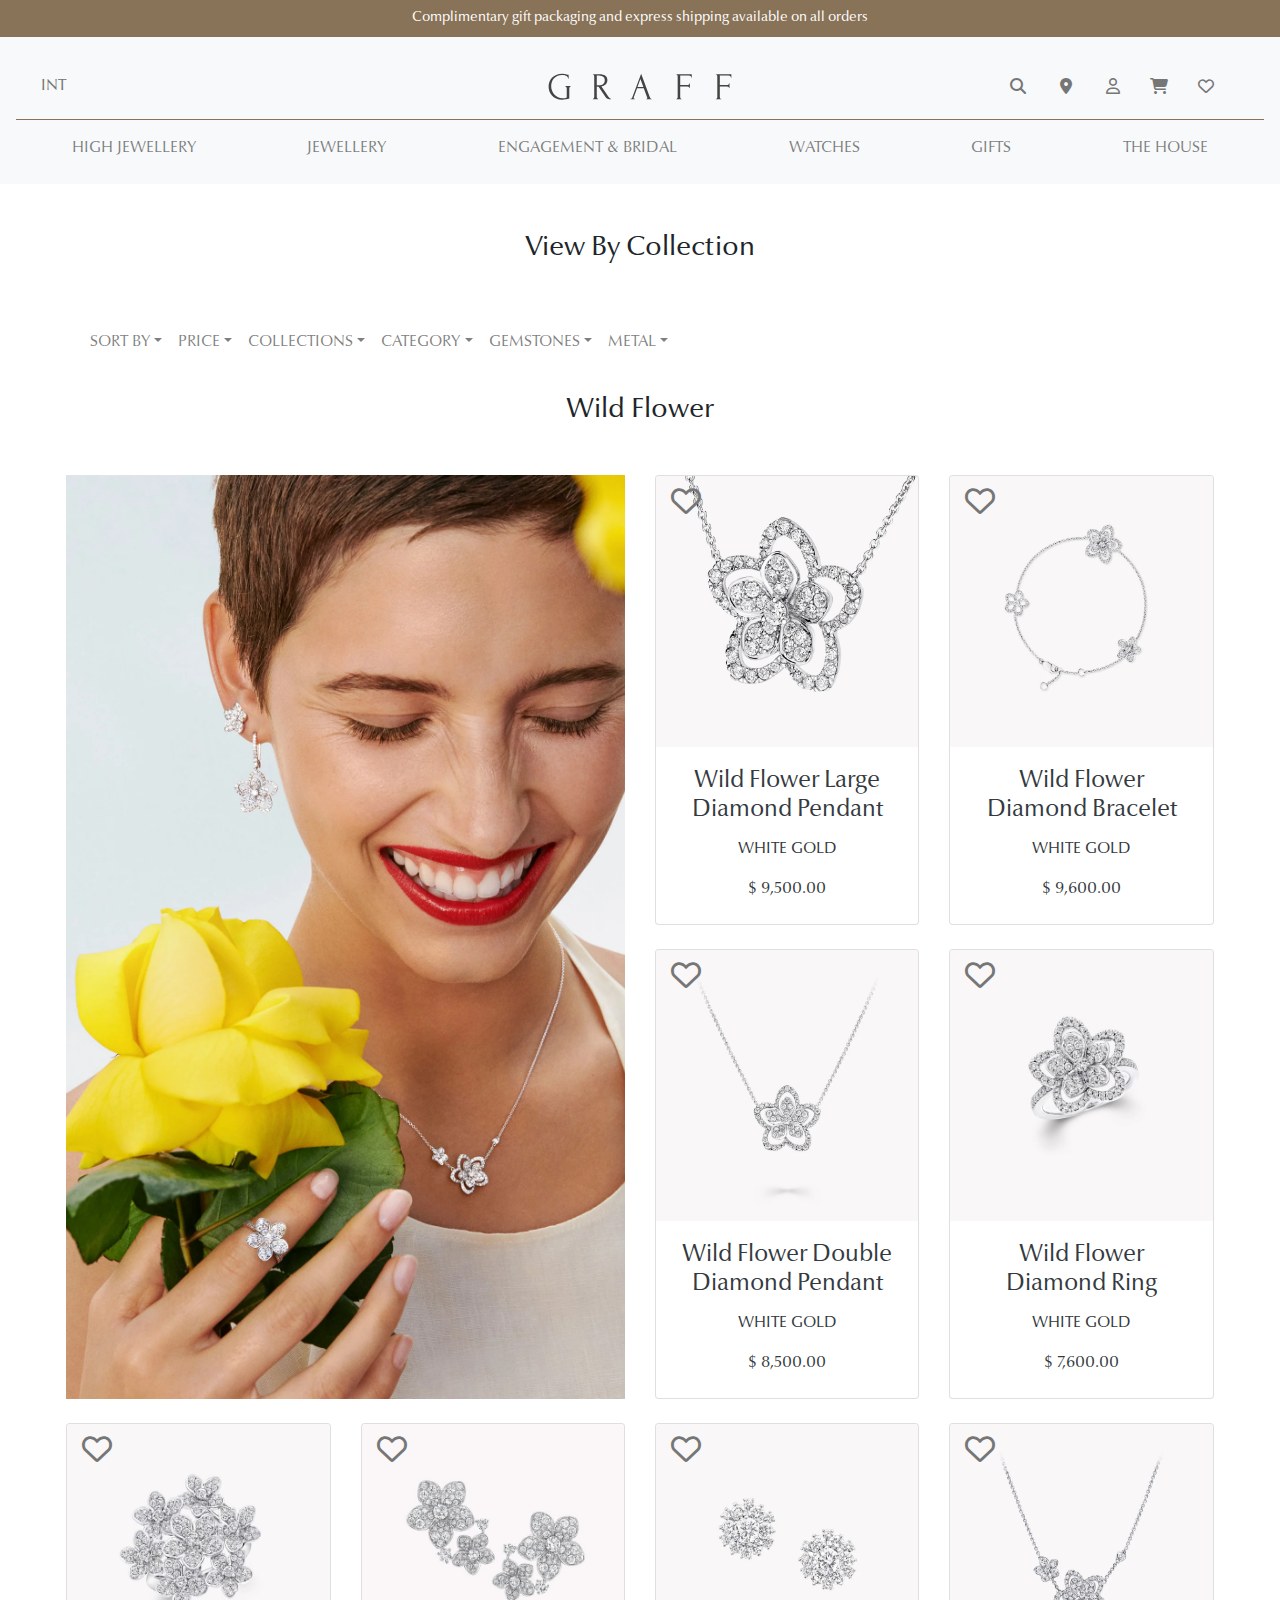
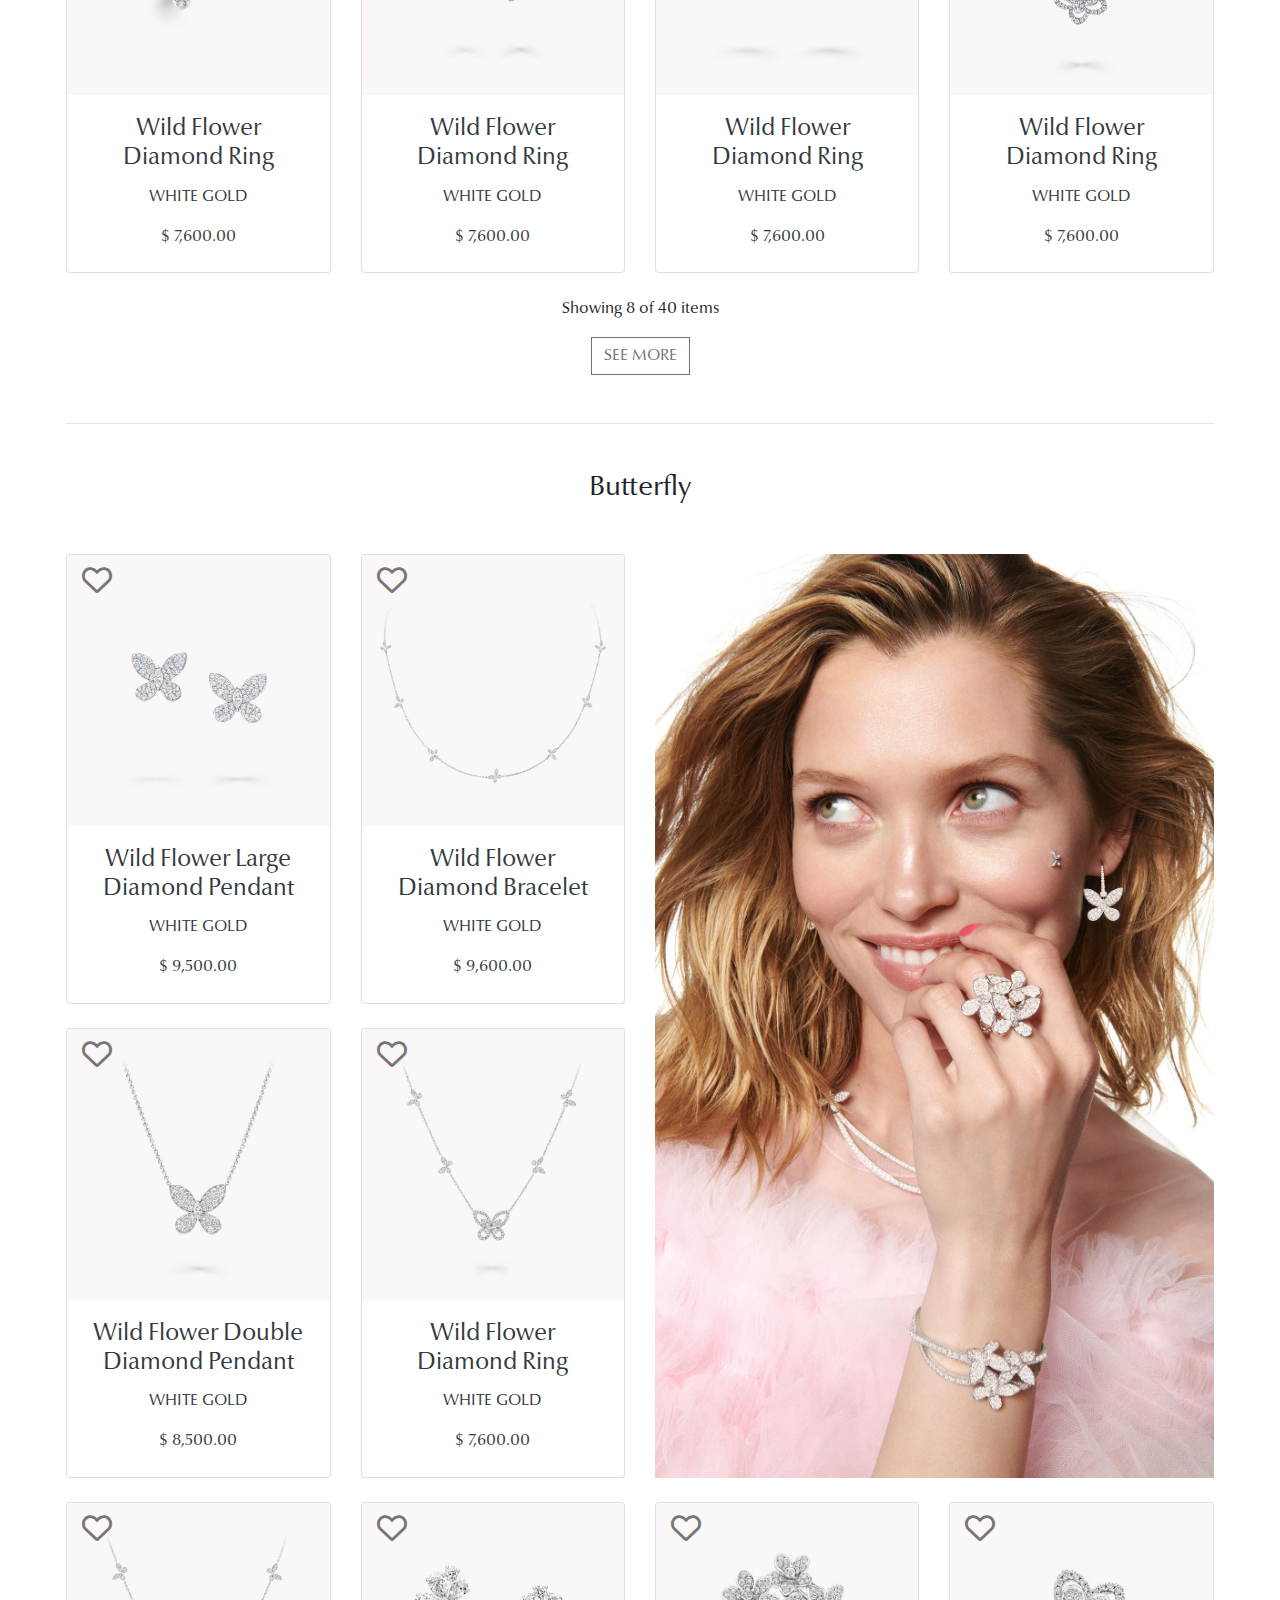
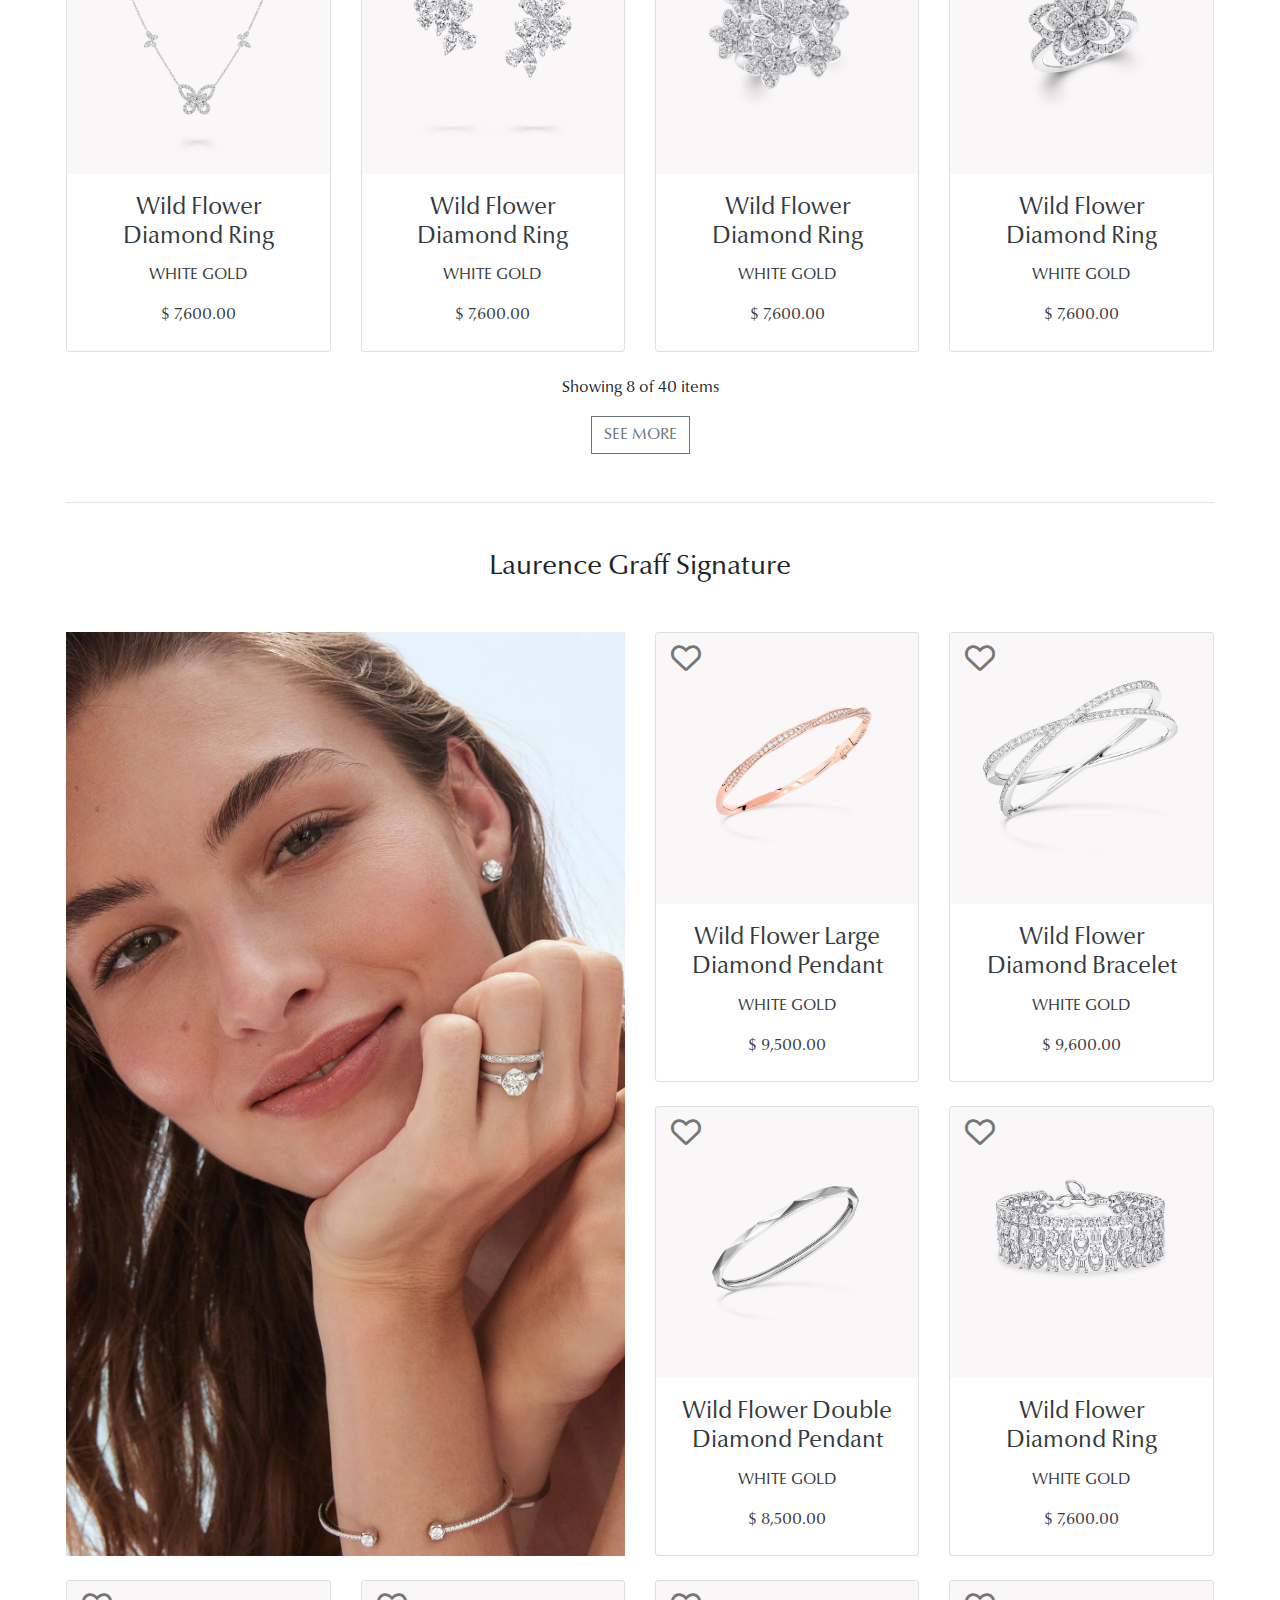
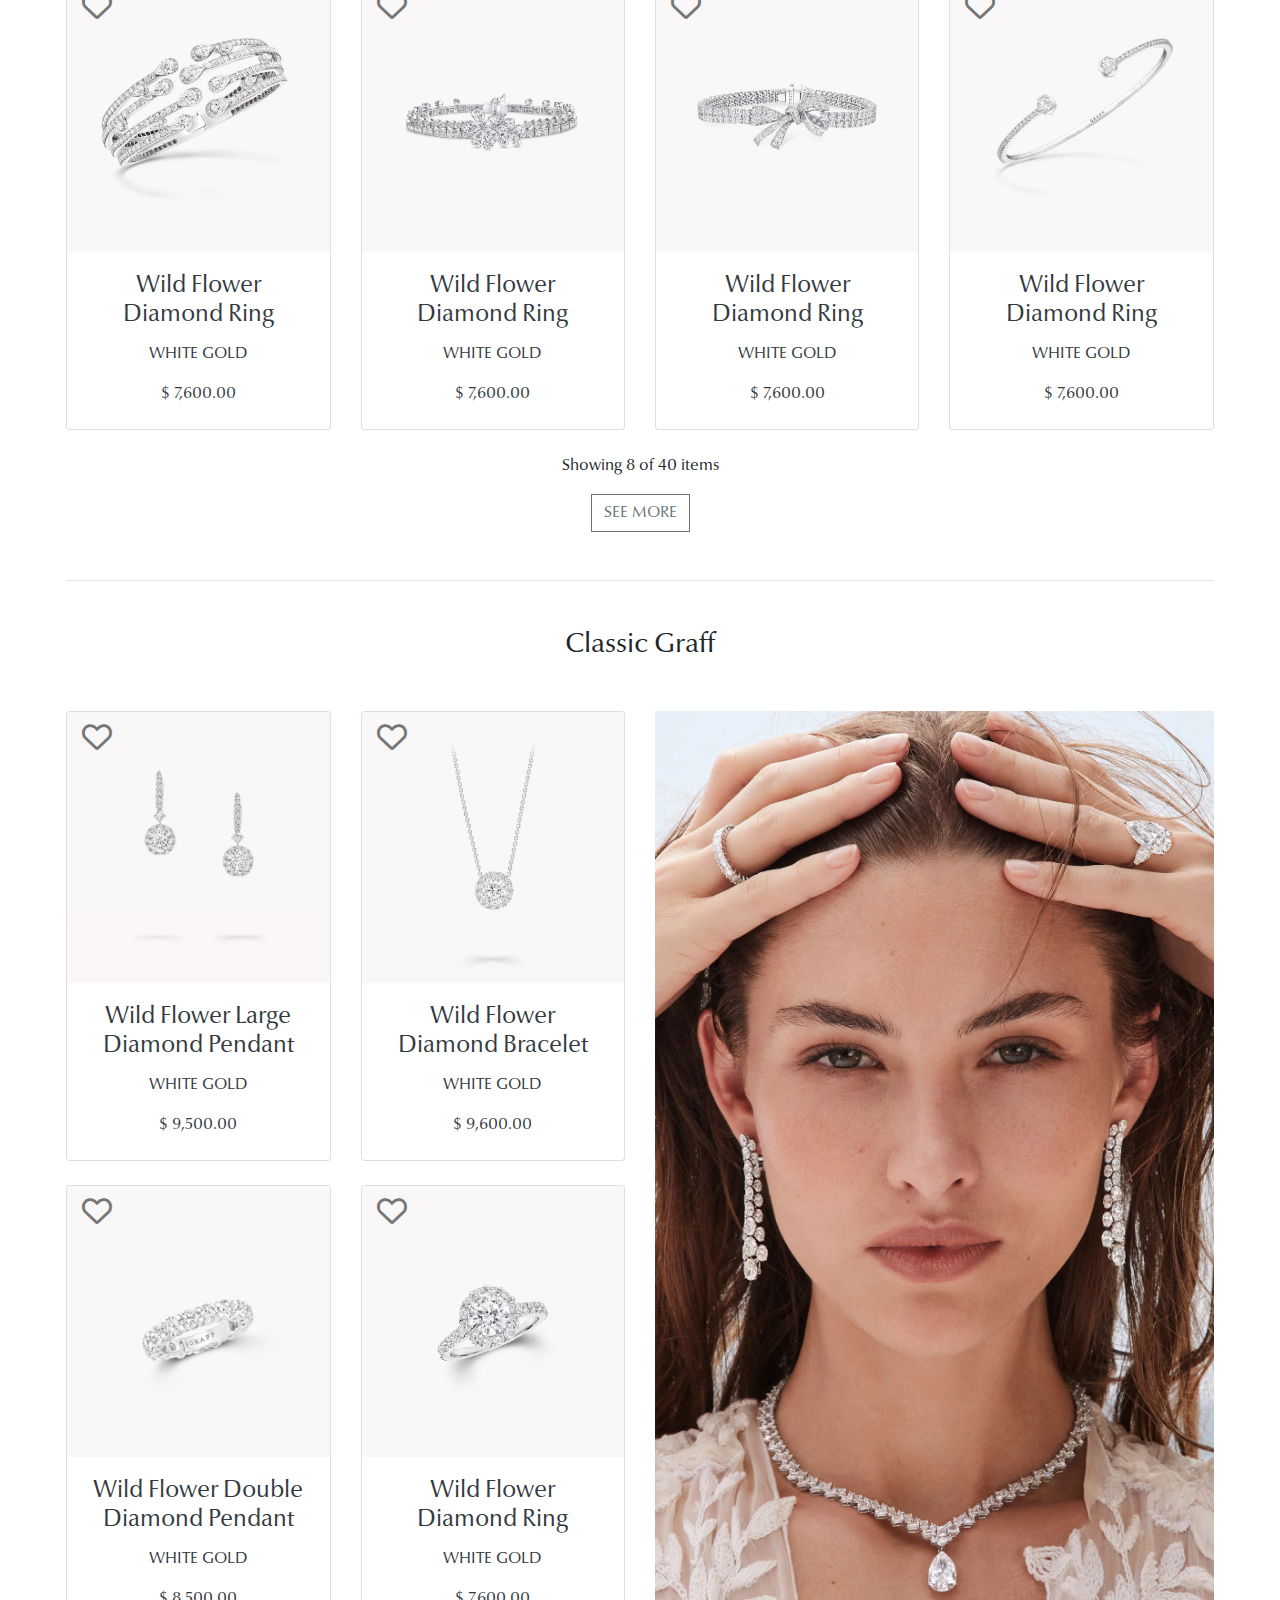
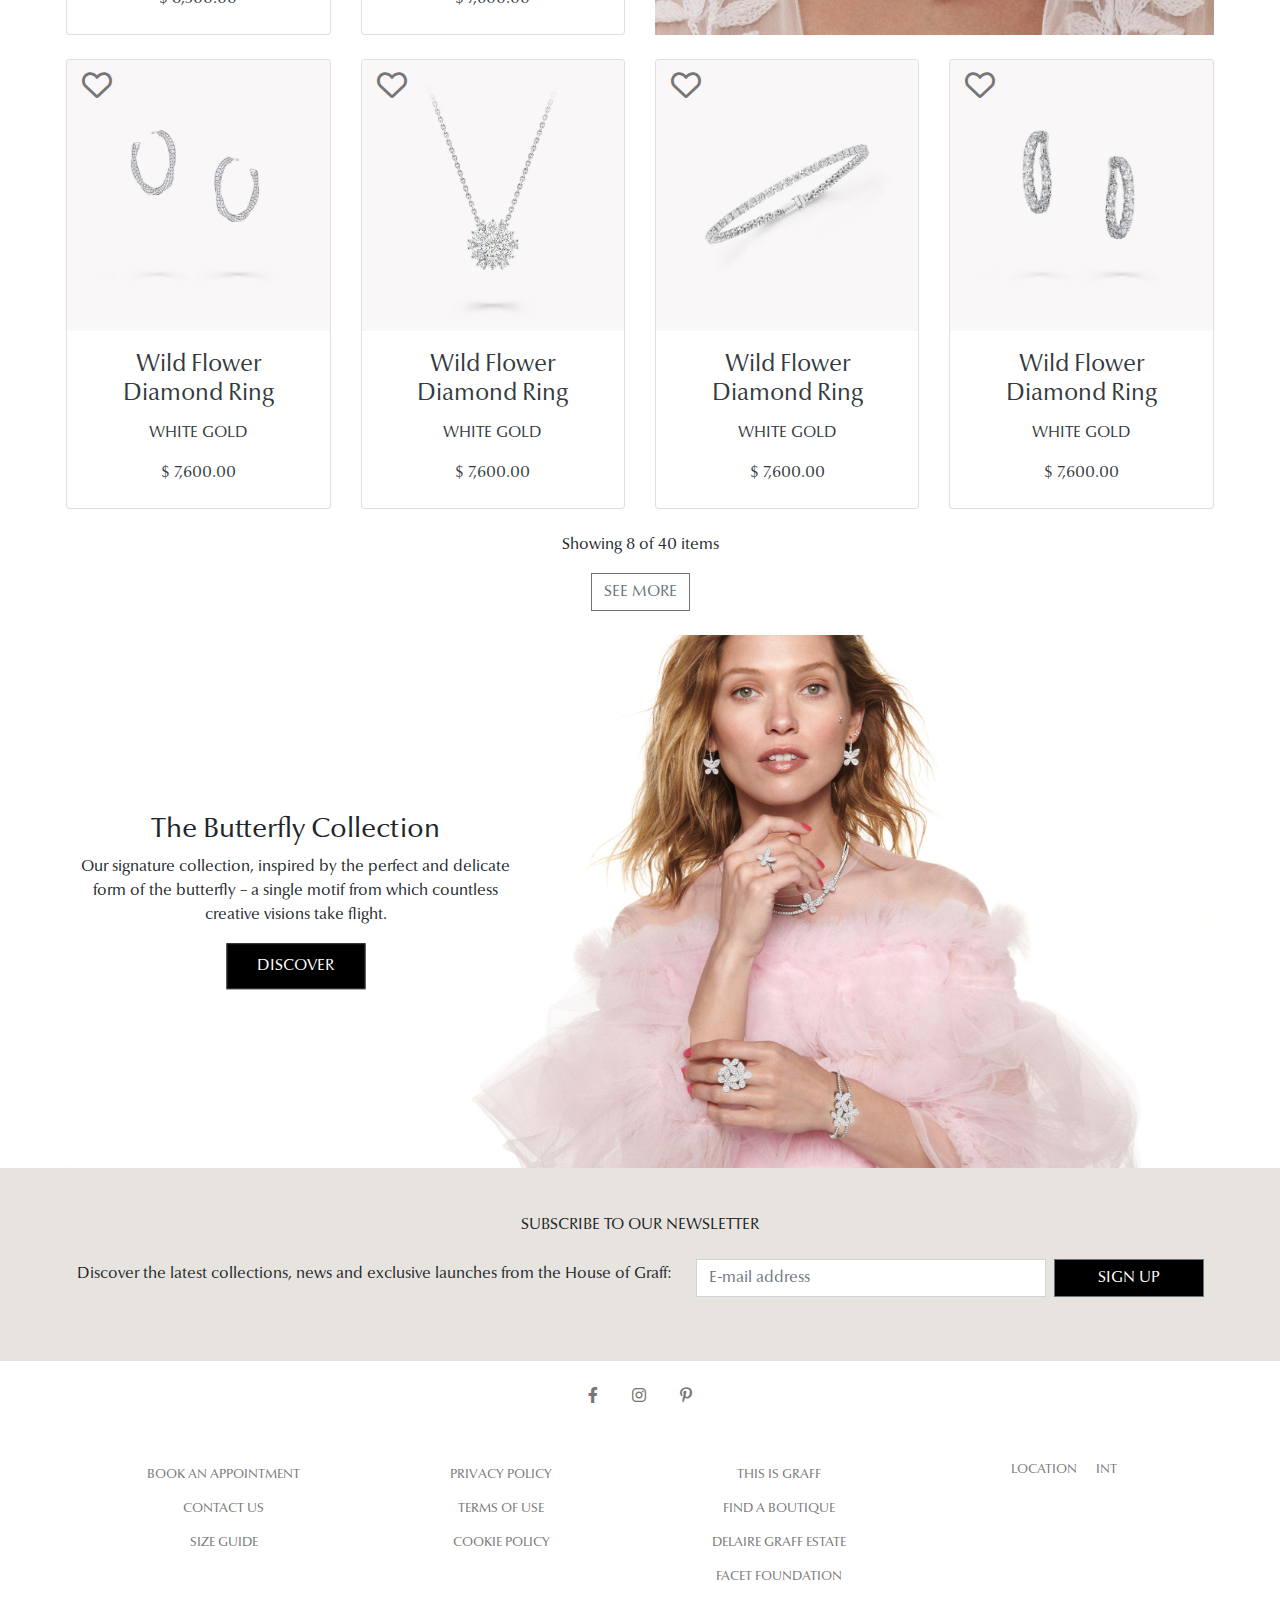
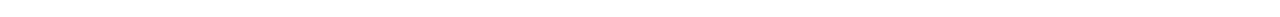
<file: jewellery.html>
<!DOCTYPE html>
<html lang="en">

<head>
    <meta charset="UTF-8">
    <meta http-equiv="X-UA-Compatible" content="IE=edge">
    <meta name="viewport" content="width=device-width, initial-scale=1.0">
    <title>Jewellery</title>
    <link rel="stylesheet" href="css/bootstrap.min.css">
    <link rel="stylesheet" href="fontawesome-free-6.2.1-web/css/all.min.css">
    <link rel="stylesheet" href="OwlCarousel2-2.3.4/dist/assets/owl.carousel.min.css">
    <link rel="stylesheet" href="OwlCarousel2-2.3.4/dist/assets/owl.theme.default.min.css">
    <link rel="stylesheet" href="css/style-jewellery.css">
    <link rel="shortcut icon" href="img/logo_graff.svg" type="image/x-icon">
</head>

<body>

    <header class="sticky-top bg-light">
        <div class=" top_banner container-fluid text-center ">
            <p class="small p-2">Complimentary gift packaging and express shipping available on all orders</p>
        </div>

        <nav class="navbar navbar-expand-lg navbar-light bg-light d-flex flex-column mt-0 pt-0">
            <div class="header_wrap container-fluid bottom-banner ">
                <button class="navbar-toggler d-lg-none d-block" type="button" data-toggle="collapse" data-target="#collapsibleNavId" aria-controls="collapsibleNavId"
                    aria-expanded="false" aria-label="Toggle navigation">
                    <span class="navbar-toggler-icon"></span>
                </button>
                <div class="country d-none d-lg-block">
                    <a href="#">INT</a>
                </div>
                <div class="logo">
                    <a href="index.html"><img src="img/logo_graff.svg" alt="" width="100%" height="100%"></a>
                </div>
                <div class="icon d-flex">
                    <div>
                        <a href=""><i class="fa-solid fa-magnifying-glass"></i></a>
                        <a href=""><i class="fa-solid fa-location-dot"></i></a>
                        <a href="account.html"><i class="fa-regular fa-user"></i></a>
                    </div>
                    <div class="position-relative box-cart-shopping">
                        <a class="icon-cart-shopping" href="cart.html">
                            <i class="fa-solid fa-cart-shopping"></i>
                        </a>
                        <div class="cart-shopping">
                            <div class="position-absolute d-flex flex-column justify-content-center">
                                <h6 class="p-2 small">Recently Added Products</h6>
                                <div class="box-product w-100">
                                    <div class="item-product d-flex justify-content-between p-1 mb-1">
                                        <span>
                                            <img class="w-100" src="img/RGP550_RGP550_GP30102_Hero_1 (1).webp" alt="">
                                        </span>
                                        <p class="">Pavé Butterfly Diamond...</p>
                                        <p class="">$ 7,100.00</p>
                                    </div>
                                    <div class="item-product d-flex justify-content-between p-1 mb-1">
                                        <span class="">
                                            <img class="w-100" src="img/RGP550_RGP550_GP30102_Hero_1 (1).webp" alt="">
                                        </span>
                                        <p class="">Pavé Butterfly Diamond...</p>
                                        <p class="">$ 7,100.00</p>
                                    </div>
                                </div>
                                <div class="w-100 d-flex justify-content-end p-2 see-cart-shopping">
                                    <a href="cart.html">
                                        <button class="p-2 pl-3 pr-3" type="button">View My Shopping Cart</button>
                                    </a>
                                    
                                </div>
                            </div>
                        </div>
                    </div>
                    <a href=""><i class="fa-regular fa-heart"></i></a>
                </div>
            </div>
            <div class="collapse navbar-collapse d-lg-none w-100" id="collapsibleNavId">
                <ul class="navbar-nav mt-2 mt-lg-0 w-100 d-flex justify-content-around">
                    <li class="nav-item menu-link">
                        <a class="nav-link p-3" href="#">HIGH JEWELLERY</a>
                    </li>
                    <li class="nav-item menu-link">
                        <a class="nav-link p-3" href="jewellery.html">JEWELLERY</a>
                    </li>
                    <li class="nav-item menu-link">
                        <a class="nav-link p-3" href="#">ENGAGEMENT & BRIDAL</a>
                    </li>
                    <li class="nav-item menu-link">
                        <a class="nav-link p-3" href="#">WATCHES</a>
                    </li>
                    <li class="nav-item menu-link">
                        <a class="nav-link p-3" href="#">GIFTS</a>
                    </li>
                    <li class="nav-item menu-link">
                        <a class="nav-link p-3" href="#">THE HOUSE</a>
                    </li>
                </ul>
            </div>
        </nav>
    </header>



    <!-- end header -->
    <h3 class="text-center m-5">View By Collection</h3>
    <div class="container-fluid main-home ">
        <nav class="navbar navbar-expand-lg navbar-light menu-dropdown">
            <button class="navbar-toggler d-lg-none" type="button" data-toggle="collapse" data-target="#collapsibleNavId" aria-controls="collapsibleNavId"
                aria-expanded="false" aria-label="Toggle navigation">
                <span class="navbar-toggler-icon"></span>
            </button>
            <div class=" collapse navbar-collapse" id="collapsibleNavId">
                <ul class="navbar-nav mr-auto mt-2 mt-lg-0">
                    <li class="nav-item dropdown">
                        <a class="nav-link dropdown-toggle" href="#" id="dropdownId" data-toggle="dropdown" aria-haspopup="true" aria-expanded="false">SORT BY</a>
                        <div class="dropdown-menu" aria-labelledby="dropdownId">
                            <a class="dropdown-item" href="">
                                <input type="checkbox" name="" id="">
                                <label for="">NEW TO OLD (NEWEST)</label>
                            </a>
                            <a class="dropdown-item" href="">
                                <input type="checkbox" name="" id="">
                                <label for="">PRODUCT NAME A - Z</label>
                            </a>
                            <a class="dropdown-item" href="">
                                <input type="checkbox" name="" id="">
                                <label for="">PRODUCT NAME Z - A</label>
                            </a>
                            <a class="dropdown-item" href="">
                                <input type="checkbox" name="" id="">
                                <label for="">PRICE LOW TO HIGH</label>
                            </a>
                            <a class="dropdown-item" href="">
                                <input type="checkbox" name="" id="">
                                <label for="">PRICE HIGH TO LOW</label>
                            </a>
                        </div>
                    </li>
                    <li class="nav-item dropdown">
                        <a class="nav-link dropdown-toggle" href="#" id="dropdownId" data-toggle="dropdown" aria-haspopup="true" aria-expanded="false">PRICE</a>
                        <div class="dropdown-menu" aria-labelledby="dropdownId">
                            <a class="dropdown-item" href="">
                                <input type="checkbox" name="" id="">
                                <label for="">$0 - $9,999</label>
                            </a>
                            <a class="dropdown-item" href="">
                                <input type="checkbox" name="" id="">
                                <label for="">$10,000 - $99,999</label>
                            </a>
                            <a class="dropdown-item" href="">
                                <input type="checkbox" name="" id="">
                                <label for="">$50,000 - $99,999</label>
                            </a>
                            <a class="dropdown-item" href="">
                                <input type="checkbox" name="" id="">
                                <label for="">$100,000 - $249,999</label>
                            </a>
                            <a class="dropdown-item" href="">
                                <input type="checkbox" name="" id="">
                                <label for="">$250,000 - $499,999</label>
                            </a>
                            <p class="dropdown-item-text">Custom Range</p>
                            <form action="" class="form-price">
                                <div class="d-flex">
                                    <div class="price position-relative mr-3">
                                        <input type="text" >
                                        <label class="position-absolute" for="">$min</label>
                                    </div>
                                    <div class="price position-relative">
                                        <input type="text" >
                                        <label class="position-absolute" for="">$max</label>
                                    </div>
                                </div>
                                <div class="btn-apply mt-2">
                                    <button type="button" class="">APPLY</button>
                                </div>
                            </form>


                        </div>
                    </li>
                    <li class="nav-item dropdown">
                        <a class="nav-link dropdown-toggle" href="#" id="dropdownId" data-toggle="dropdown" aria-haspopup="true" aria-expanded="false">COLLECTIONS</a>
                        <div class="dropdown-menu" aria-labelledby="dropdownId">
                            <a class="dropdown-item" href="">
                                <input type="checkbox" name="" id="">
                                <label for="">BUTTERFLY SILHOUETTE</label>
                            </a>
                            <a class="dropdown-item" href="">
                                <input type="checkbox" name="" id="">
                                <label for="">CARISSA</label>
                            </a>
                            <a class="dropdown-item" href="">
                                <input type="checkbox" name="" id="">
                                <label for="">CLASSIC BUTTERFLY</label>
                            </a>
                            <a class="dropdown-item" href="">
                                <input type="checkbox" name="" id="">
                                <label for="">CLASSIC GRAFF</label>
                            </a>
                            <a class="dropdown-item" href="">
                                <input type="checkbox" name="" id="">
                                <label for="">DUET</label>
                            </a>
                            <a class="dropdown-item" href="">
                                <input type="checkbox" name="" id="">
                                <label for="">GRAFF GATEWAY</label>
                            </a>
                            <a class="dropdown-item" href="">
                                <input type="checkbox" name="" id="">
                                <label for="">ICON</label>
                            </a>
                            <a class="dropdown-item" href="">
                                <input type="checkbox" name="" id="">
                                <label for="">WILD FLOWER</label>
                            </a>
                        </div>
                    </li>
                    <li class="nav-item dropdown">
                        <a class="nav-link dropdown-toggle" href="#" id="dropdownId" data-toggle="dropdown" aria-haspopup="true" aria-expanded="false">CATEGORY</a>
                        <div class="dropdown-menu" aria-labelledby="dropdownId">
                            <a class="dropdown-item" href="">
                                <input type="checkbox" name="" id="">
                                <label for="">PRICE HIGH TO LOW</label>
                            </a><a class="dropdown-item" href="">
                                <input type="checkbox" name="" id="">
                                <label for="">PRICE HIGH TO LOW</label>
                            </a>
                            <a class="dropdown-item" href="">
                                <input type="checkbox" name="" id="">
                                <label for="">PRICE HIGH TO LOW</label>
                            </a>
                            <a class="dropdown-item" href="">
                                <input type="checkbox" name="" id="">
                                <label for="">PRICE HIGH TO LOW</label>
                            </a>
                            <a class="dropdown-item" href="">
                                <input type="checkbox" name="" id="">
                                <label for="">PRICE HIGH TO LOW</label>
                            </a>
                            <a class="dropdown-item" href="">
                                <input type="checkbox" name="" id="">
                                <label for="">PRICE HIGH TO LOW</label>
                            </a>
                        </div>
                    </li>
                    <li class="nav-item dropdown">
                        <a class="nav-link dropdown-toggle" href="#" id="dropdownId" data-toggle="dropdown" aria-haspopup="true" aria-expanded="false">GEMSTONES</a>
                        <div class="dropdown-menu" aria-labelledby="dropdownId">
                            <a class="dropdown-item" href="">
                                <input type="checkbox" name="" id="">
                                <label for="">WHITE DIAMOND</label>
                            </a>
                            <a class="dropdown-item" href="">
                                <input type="checkbox" name="" id="">
                                <label for="">YELLOW DIAMOND</label>
                            </a>
                            <a class="dropdown-item" href="">
                                <input type="checkbox" name="" id="">
                                <label for="">RUBY</label>
                            </a>
                            <a class="dropdown-item" href="">
                                <input type="checkbox" name="" id="">
                                <label for="">SAPPHIRE</label>
                            </a>
                            <a class="dropdown-item" href="">
                                <input type="checkbox" name="" id="">
                                <label for="">NO GEMSTONE</label>
                            </a>
                        </div>
                    </li>
                    <li class="nav-item dropdown">
                        <a class="nav-link dropdown-toggle" href="#" id="dropdownId" data-toggle="dropdown" aria-haspopup="true" aria-expanded="false">METAL</a>
                        <div class="dropdown-menu" aria-labelledby="dropdownId">
                            <a class="dropdown-item" href="">
                                <input type="checkbox" name="" id="">
                                <label for="">PLATINUM</label>
                            </a>
                            <a class="dropdown-item" href="">
                                <input type="checkbox" name="" id="">
                                <label for="">ROSE GOLD</label>
                            </a>
                            <a class="dropdown-item" href="">
                                <input type="checkbox" name="" id="">
                                <label for="">WHITE GOLD</label>
                            </a>
                            <a class="dropdown-item" href="">
                                <input type="checkbox" name="" id="">
                                <label for="">YELLOW GOLD</label>
                            </a>
                        </div>
                    </li>
                </ul>  
            </div>
        </nav>
    </div>
    <!-- end menu dưới -->
    <h3 class="text-center m-4">Wild Flower</h3>
    <div class="main-home container-fluid">
        <div class="Wild-Flower">
            <div class="row">
                <div class="col-lg-6 mt-4 img">
                    <img src="img/WildFlowerCollections_LandingPage_4v2.webp" alt="" width="100%" height="100%">
                </div>
                <div class="col-lg-6">
                   <div class="row heart">
                        <div class="col-lg-6 col-md-6">
                            <a class="text-decoration-none text-dark" href="sp.html">
                                <div class="card mt-4">
                                    <i class="fa-regular fa-heart"></i>
                                    <img class="card-img-top" src="img/RGP774_GP33712_Detail_7.jpg" alt="">
                                    <div class="card-body text-center">
                                        <h4 class="card-title text-">Wild Flower Large Diamond Pendant</h4>
                                        <p class="card-text">WHITE GOLD</p>
                                        <p class="card-text">$ 9,500.00</p>
                                    </div>
                                </div>
                            </a>
                            <a class="text-decoration-none text-dark" href="sp.html">
                                <div class="card mt-4">
                                    <i class="fa-regular fa-heart"></i>
                                    <img class="card-img-top" src="img/RGP774_GP33712_Hero_1.jpg" alt="">
                                    <div class="card-body text-center">
                                        <h4 class="card-title text-">Wild Flower Double Diamond Pendant</h4>
                                        <p class="card-text">WHITE GOLD</p>
                                        <p class="card-text">$ 8,500.00</p>
                                    </div>
                                </div>
                            </a>
                        </div>
                        <div class="col-lg-6 col-md-6">
                            <a class="text-decoration-none text-dark" href="sp.html">
                                <div class="card mt-4">
                                    <i class="fa-regular fa-heart"></i>
                                    <img class="card-img-top" src="img/RGB516_GB11392_Hero_1.jpg" alt="">
                                    <div class="card-body text-center">
                                        <h4 class="card-title text-">Wild Flower Diamond Bracelet</h4>
                                        <p class="card-text">WHITE GOLD</p>
                                        <p class="card-text">$ 9,600.00</p>
                                    </div>
                                </div>
                            </a>
                            <a class="text-decoration-none text-dark" href="sp.html">
                                <div class="card mt-4">
                                    <i class="fa-regular fa-heart"></i>
                                    <img class="card-img-top" src="img/RGR846_GR82520_Hero_1.jpg" alt="">
                                    <div class="card-body text-center">
                                        <h4 class="card-title text-">Wild Flower Diamond Ring</h4>
                                        <p class="card-text">WHITE GOLD</p>
                                        <p class="card-text">$ 7,600.00</p>
                                    </div>
                                </div>

                            </a>
                        </div>
                   </div>
                </div>
            </div>
            <div class="row heart">
                <div class="col-lg-3 col-md-6">
                    <a class="text-decoration-none text-dark" href="sp.html">
                        <div class="card mt-4">
                            <i class="fa-regular fa-heart"></i>
                            <img class="card-img-top" src="img/RGR844_GR82517_Hero_1.jpg" alt="">
                            <div class="card-body text-center">
                                <h4 class="card-title text-">Wild Flower Diamond Ring</h4>
                                <p class="card-text">WHITE GOLD</p>
                                <p class="card-text">$ 7,600.00</p>
                            </div>
                        </div>

                    </a>
                </div>
                <div class="col-lg-3 col-md-6">
                    <a class="text-decoration-none text-dark" href="sp.html">
                        <div class="card mt-4">
                            <i class="fa-regular fa-heart"></i>
                            <img class="card-img-top" src="img/RGE1737-GE43603_Hero.jpg" alt="">
                            <div class="card-body text-center">
                                <h4 class="card-title text-">Wild Flower Diamond Ring</h4>
                                <p class="card-text">WHITE GOLD</p>
                                <p class="card-text">$ 7,600.00</p>
                            </div>
                        </div>

                    </a>
                </div>
                <div class="col-lg-3 col-md-6">
                    <a class="text-decoration-none text-dark" href="sp.html">
                        <div class="card mt-4">
                            <i class="fa-regular fa-heart"></i>
                            <img class="card-img-top" src="img/RGE1185_RGE1185_GE32652_Hero_1.jpg" alt="">
                            <div class="card-body text-center">
                                <h4 class="card-title text-">Wild Flower Diamond Ring</h4>
                                <p class="card-text">WHITE GOLD</p>
                                <p class="card-text">$ 7,600.00</p>
                            </div>
                        </div>

                    </a>
                </div>
                <div class="col-lg-3 col-md-6">
                    <a class="text-decoration-none text-dark" href="sp.html">
                        <div class="card mt-4">
                            <i class="fa-regular fa-heart"></i>
                            <img class="card-img-top" src="img/RGP790_GP37914_Hero_1.webp" alt="">
                            <div class="card-body text-center">
                                <h4 class="card-title text-">Wild Flower Diamond Ring</h4>
                                <p class="card-text">WHITE GOLD</p>
                                <p class="card-text">$ 7,600.00</p>
                            </div>
                        </div>

                    </a>
                </div>
            </div>
            <div class="product-gird text-center">
                <p class="mt-4">Showing 8 of 40 items</p>
                <button type="button" class="btn btn-outline-secondary">SEE MORE</button>
            </div>
            <hr class="my-5">
        </div>
        <h3 class="text-center m-4">Butterfly</h3>
        <div class="Butterfly">
            <div class="row">
                <div class="col-lg-6">
                    <div class="row heart">
                        <div class="col-lg-6 col-md-6">
                            <a class="text-decoration-none text-dark" href="sp.html">
                                <div class="card mt-4">
                                    <i class="fa-regular fa-heart"></i>
                                    <img class="card-img-top" src="img/RGE1152_RGE1152_Hero_1.jpg" alt="">
                                    <div class="card-body text-center">
                                        <h4 class="card-title text-">Wild Flower Large Diamond Pendant</h4>
                                        <p class="card-text">WHITE GOLD</p>
                                        <p class="card-text">$ 9,500.00</p>
                                    </div>
                                </div>

                            </a>
                            <a class="text-decoration-none text-dark" href="sp.html">
                                <div class="card mt-4">
                                    <i class="fa-regular fa-heart"></i>
                                    <img class="card-img-top" src="img/RGP550_RGP550_GP30102_Hero_1 (1).webp" alt="">
                                    <div class="card-body text-center">
                                        <h4 class="card-title text-">Wild Flower Double Diamond Pendant</h4>
                                        <p class="card-text">WHITE GOLD</p>
                                        <p class="card-text">$ 8,500.00</p>
                                    </div>
                                </div>

                            </a> 
                            
                        </div>
                        <div class="col-lg-6 col-md-6">
                            <a class="text-decoration-none text-dark" href="sp.html">
                                <div class="card mt-4">
                                    <i class="fa-regular fa-heart"></i>
                                    <img class="card-img-top" src="img/RGN828-GN10594_Bust_2.jpg" alt="">
                                    <div class="card-body text-center">
                                        <h4 class="card-title">Wild Flower Diamond Bracelet</h4>
                                        <p class="card-text">WHITE GOLD</p>
                                        <p class="card-text">$ 9,600.00</p>
                                    </div>
                                </div>

                            </a> 
                            <a class="text-decoration-none text-dark" href="sp.html">
                                <div class="card mt-4">
                                    <i class="fa-regular fa-heart"></i>
                                    <img class="card-img-top" src="img/RGP746_GP2972_hero_1_new.webp" alt="">
                                    <div class="card-body text-center">
                                        <h4 class="card-title">Wild Flower Diamond Ring</h4>
                                        <p class="card-text">WHITE GOLD</p>
                                        <p class="card-text">$ 7,600.00</p>
                                    </div>
                                </div>

                            </a> 
                        </div>
                   </div>
                </div>
                <div class="col-lg-6 mt-4 img">
                    <img src="img/ButterflyCollections_LandingPage_1v2.jpg" alt="" width="100%" height="100%">
                </div>
            </div>
            <div class="row heart">
                <div class="col-lg-3 col-md-6">
                    <a class="text-decoration-none text-dark" href="sp.html">
                        <div class="card mt-4">
                            <i class="fa-regular fa-heart"></i>
                            <img class="card-img-top" src="img/RGP746_GP2972_hero_1_new.webp" alt="">
                            <div class="card-body text-center">
                                <h4 class="card-title text-">Wild Flower Diamond Ring</h4>
                                <p class="card-text">WHITE GOLD</p>
                                <p class="card-text">$ 7,600.00</p>
                            </div>
                        </div>

                    </a> 
                </div>
                <div class="col-lg-3 col-md-6">
                    <a class="text-decoration-none text-dark" href="sp.html">
                        <div class="card mt-4">
                            <i class="fa-regular fa-heart"></i>
                            <img class="card-img-top" src="img/RGE1246_Hero_1.jpg" alt="">
                            <div class="card-body text-center">
                                <h4 class="card-title text-">Wild Flower Diamond Ring</h4>
                                <p class="card-text">WHITE GOLD</p>
                                <p class="card-text">$ 7,600.00</p>
                            </div>
                        </div>

                    </a> 
                </div>
                <div class="col-lg-3 col-md-6">
                    <a class="text-decoration-none text-dark" href="sp.html">
                        <div class="card mt-4">
                            <i class="fa-regular fa-heart"></i>
                            <img class="card-img-top" src="img/RGR844_GR82517_Hero_1.jpg" alt="">
                            <div class="card-body text-center">
                                <h4 class="card-title text-">Wild Flower Diamond Ring</h4>
                                <p class="card-text">WHITE GOLD</p>
                                <p class="card-text">$ 7,600.00</p>
                            </div>
                        </div>

                    </a> 
                </div>
                <div class="col-lg-3 col-md-6">
                    <a class="text-decoration-none text-dark" href="sp.html">
                        <div class="card mt-4">
                            <i class="fa-regular fa-heart"></i>
                            <img class="card-img-top" src="img/RGR846_GR82520_Hero_1.jpg" alt="">
                            <div class="card-body text-center">
                                <h4 class="card-title text-">Wild Flower Diamond Ring</h4>
                                <p class="card-text">WHITE GOLD</p>
                                <p class="card-text">$ 7,600.00</p>
                            </div>
                        </div>

                    </a> 
                </div>
            </div>
            <div class="product-gird text-center">
                <p class="mt-4">Showing 8 of 40 items</p>
                <button type="button" class="btn btn-outline-secondary">SEE MORE</button>
            </div>
            <hr class="my-5">
        </div>
        <h3 class=" text-center my-4">Laurence Graff Signature</h3>
        <div class="Laurence-Graff-Signature">
            <div class="row">
                <div class="col-lg-6 mt-4 img">
                    <img src="img/LGSCollections_LandingPage_4v2.jpg" alt="" width="100%" height="100%">
                </div>
                <div class="col-lg-6">
                   <div class="row heart">
                        <div class="col-lg-6 col-md-6">
                            <a class="text-decoration-none text-dark" href="sp.html">
                                <div class="card mt-4">
                                    <i class="fa-regular fa-heart"></i>
                                    <img class="card-img-top" src="img/RGB351ALL_RGB349S_Hero_1.jpg" alt="">
                                    <div class="card-body text-center">
                                        <h4 class="card-title text-">Wild Flower Large Diamond Pendant</h4>
                                        <p class="card-text">WHITE GOLD</p>
                                        <p class="card-text">$ 9,500.00</p>
                                    </div>
                                </div>

                            </a> 
                            <a class="text-decoration-none text-dark" href="sp.html">
                                <div class="card mt-4">
                                    <i class="fa-regular fa-heart"></i>
                                    <img class="card-img-top" src="img/RGB412ALL_RGB412_Hero_1.jpg" alt="">
                                    <div class="card-body text-center">
                                        <h4 class="card-title text-">Wild Flower Double Diamond Pendant</h4>
                                        <p class="card-text">WHITE GOLD</p>
                                        <p class="card-text">$ 8,500.00</p>
                                    </div>
                                </div>

                            </a> 
                            
                        </div>
                        <div class="col-lg-6 col-md-6">
                            <a class="text-decoration-none text-dark" href="sp.html">
                                <div class="card mt-4">
                                    <i class="fa-regular fa-heart"></i>
                                    <img class="card-img-top" src="img/RGB436_RGB436_Hero_1.jpg" alt="">
                                    <div class="card-body text-center">
                                        <h4 class="card-title text-">Wild Flower Diamond Bracelet</h4>
                                        <p class="card-text">WHITE GOLD</p>
                                        <p class="card-text">$ 9,600.00</p>
                                    </div>
                                </div>

                            </a> 
                            <a class="text-decoration-none text-dark" href="sp.html">
                                <div class="card mt-4">
                                    <i class="fa-regular fa-heart"></i>
                                    <img class="card-img-top" src="img/RGB478_RGB478_Hero_1.jpg" alt="">
                                    <div class="card-body text-center">
                                        <h4 class="card-title text-">Wild Flower Diamond Ring</h4>
                                        <p class="card-text">WHITE GOLD</p>
                                        <p class="card-text">$ 7,600.00</p>
                                    </div>
                                </div>

                            </a> 
                        </div>
                   </div>
                </div>
            </div>
            <div class="row heart">
                <div class="col-lg-3 col-md-6">
                    <a class="text-decoration-none text-dark" href="sp.html">
                        <div class="card mt-4">
                            <i class="fa-regular fa-heart"></i>
                            <img class="card-img-top" src="img/RGB453_RGB453_Hero_1.jpg" alt="">
                            <div class="card-body text-center">
                                <h4 class="card-title text-">Wild Flower Diamond Ring</h4>
                                <p class="card-text">WHITE GOLD</p>
                                <p class="card-text">$ 7,600.00</p>
                            </div>
                        </div>

                    </a> 
                </div>
                <div class="col-lg-3 col-md-6">
                    <a class="text-decoration-none text-dark" href="sp.html">
                        <div class="card mt-4">
                            <i class="fa-regular fa-heart"></i>
                            <img class="card-img-top" src="img/RGB440_RGB440_Hero_1.jpg" alt="">
                            <div class="card-body text-center">
                                <h4 class="card-title text-">Wild Flower Diamond Ring</h4>
                                <p class="card-text">WHITE GOLD</p>
                                <p class="card-text">$ 7,600.00</p>
                            </div>
                        </div>

                    </a> 
                </div>
                <div class="col-lg-3 col-md-6">
                    <a class="text-decoration-none text-dark" href="sp.html">
                        <div class="card mt-4">
                            <i class="fa-regular fa-heart"></i>
                            <img class="card-img-top" src="img/RGB314_RGB314_Hero_1.jpg" alt="">
                            <div class="card-body text-center">
                                <h4 class="card-title text-">Wild Flower Diamond Ring</h4>
                                <p class="card-text">WHITE GOLD</p>
                                <p class="card-text">$ 7,600.00</p>
                            </div>
                        </div>

                    </a> 
                </div>
                <div class="col-lg-3 col-md-6">
                    <a class="text-decoration-none text-dark" href="sp.html">
                        <div class="card mt-4">
                            <i class="fa-regular fa-heart"></i>
                            <img class="card-img-top" src="img/main-home_img8.jpg" alt="">
                            <div class="card-body text-center">
                                <h4 class="card-title text-">Wild Flower Diamond Ring</h4>
                                <p class="card-text">WHITE GOLD</p>
                                <p class="card-text">$ 7,600.00</p>
                            </div>
                        </div>

                    </a> 
                </div>
            </div>
            <div class="product-gird text-center">
                <p class="mt-4">Showing 8 of 40 items</p>
                <button type="button" class="btn btn-outline-secondary">SEE MORE</button>
            </div>
            <hr class="my-5">
        </div>
        <h3 class="text-center my-4">Classic Graff</h3>
        <div class="Classic Graff">
            <div class="row">
                <div class="col-lg-6">
                    <div class="row heart">
                        <div class="col-lg-6 col-md-6">
                            <a class="text-decoration-none text-dark" href="sp.html">
                                <div class="card mt-4">
                                    <i class="fa-regular fa-heart"></i>
                                    <img class="card-img-top" src="img/main_home_img5.jpg" alt="">
                                    <div class="card-body text-center">
                                        <h4 class="card-title text-">Wild Flower Large Diamond Pendant</h4>
                                        <p class="card-text">WHITE GOLD</p>
                                        <p class="card-text">$ 9,500.00</p>
                                    </div>
                                </div>

                            </a> 
                            <a class="text-decoration-none text-dark" href="sp.html">
                                <div class="card mt-4">
                                    <i class="fa-regular fa-heart"></i>
                                    <img class="card-img-top" src="img/main_home_img6.jpg" alt="">
                                    <div class="card-body text-center">
                                        <h4 class="card-title text-">Wild Flower Double Diamond Pendant</h4>
                                        <p class="card-text">WHITE GOLD</p>
                                        <p class="card-text">$ 8,500.00</p>
                                    </div>
                                </div>

                            </a> 
                        </div>
                        <div class="col-lg-6 col-md-6">
                            <a class="text-decoration-none text-dark" href="sp.html">
                                <div class="card mt-4">
                                    <i class="fa-regular fa-heart"></i>
                                    <img class="card-img-top" src="img/main-home_img11.jpg" alt="">
                                    <div class="card-body text-center">
                                        <h4 class="card-title text-">Wild Flower Diamond Bracelet</h4>
                                        <p class="card-text">WHITE GOLD</p>
                                        <p class="card-text">$ 9,600.00</p>
                                    </div>
                                </div>

                            </a> 
                            <a class="text-decoration-none text-dark" href="sp.html">
                                <div class="card mt-4">
                                    <i class="fa-regular fa-heart"></i>
                                    <img class="card-img-top" src="img/RGR618_RGR618_GR57386_1.00_Hero_1.jpg" alt="">
                                    <div class="card-body text-center">
                                        <h4 class="card-title text-">Wild Flower Diamond Ring</h4>
                                        <p class="card-text">WHITE GOLD</p>
                                        <p class="card-text">$ 7,600.00</p>
                                    </div>
                                </div>

                            </a> 
                        </div>
                   </div>
                </div>
                <div class="col-lg-6 mt-4 img">
                    <img src="img/Classic_Graff_Grid.jpg" alt="" width="100%" height="100%">
                </div>
            </div>
            <div class="row heart">
                <div class="col-lg-3 col-md-6">
                    <a class="text-decoration-none text-dark" href="sp.html">
                        <div class="card mt-4">
                            <i class="fa-regular fa-heart"></i>
                            <img class="card-img-top" src="img/RGE1497ALL_RGE1497_GE33051_Hero_1.jpg" alt="">
                            <div class="card-body text-center">
                                <h4 class="card-title text-">Wild Flower Diamond Ring</h4>
                                <p class="card-text">WHITE GOLD</p>
                                <p class="card-text">$ 7,600.00</p>
                            </div>
                        </div>

                    </a> 
                </div>
                <div class="col-lg-3 col-md-6">
                    <a class="text-decoration-none text-dark" href="sp.html">
                        <div class="card mt-4">
                            <i class="fa-regular fa-heart"></i>
                            <img class="card-img-top" src="img/RGP671_RGP671_GE36554_Hero_1.jpg" alt="">
                            <div class="card-body text-center">
                                <h4 class="card-title text-">Wild Flower Diamond Ring</h4>
                                <p class="card-text">WHITE GOLD</p>
                                <p class="card-text">$ 7,600.00</p>
                            </div>
                        </div>

                    </a> 
                </div>
                <div class="col-lg-3 col-md-6">
                    <a class="text-decoration-none text-dark" href="sp.html">
                        <div class="card mt-4">
                            <i class="fa-regular fa-heart"></i>
                            <img class="card-img-top" src="img/main_home_img2.jpg" alt="">
                            <div class="card-body text-center">
                                <h4 class="card-title text-">Wild Flower Diamond Ring</h4>
                                <p class="card-text">WHITE GOLD</p>
                                <p class="card-text">$ 7,600.00</p>
                            </div>
                        </div>

                    </a> 
                </div>
                <div class="col-lg-3 col-md-6">
                    <a class="text-decoration-none text-dark" href="sp.html">
                        <div class="card mt-4">
                            <i class="fa-regular fa-heart"></i>
                            <img class="card-img-top" src="img/main_home_img3.jpg" alt="">
                            <div class="card-body text-center">
                                <h4 class="card-title text-">Wild Flower Diamond Ring</h4>
                                <p class="card-text">WHITE GOLD</p>
                                <p class="card-text">$ 7,600.00</p>
                            </div>
                        </div>

                    </a> 
                </div>
            </div>
            <div class="product-gird text-center">
                <p class="mt-4">Showing 8 of 40 items</p>
                <button type="button" class="btn btn-outline-secondary">SEE MORE</button>
            </div>
        </div>

        <div class="content mt-4">
            <img src="img/3000x1394_collections_bottombanner_butterfly.jpg" alt="" width="100%">
            <div class="content-inner text-center">
                <h3>The Butterfly Collection</h3>
                <p>Our signature collection, inspired by the perfect and delicate form of the butterfly – a single motif from which countless creative visions take flight.</p>
                <button type="button" class="btn btn-dark">DISCOVER</button>
            </div> 
        </div>
    </div>
          
    <!-- end main -->
    <footer>
        <div class="footer_top text-center p-5">
            <h6>SUBSCRIBE TO OUR NEWSLETTER</h6>
            <div class="form-group justify-content-center mt-4 flex-column flex-lg-row">
                <label for="">Discover the latest collections, news and exclusive launches from the House of Graff:</label>
                <input type="email" class="form-control  ml-lg-4" name="" id="" aria-describedby="emailHelpId"
                    placeholder="E-mail address">
                <button type="button" class="btn btn-outline-secondary ml-lg-2">SIGN UP</button>
            </div>
        </div>

        <div class="footer_bottom container">
            <div class="contact text-center p-4">
                <a href=""><i class="fa-brands fa-facebook-f"></i></a>
                <a href=""><i class="fa-brands fa-instagram"></i></a>
                <a href=""><i class="fa-brands fa-pinterest-p"></i></a>
            </div>
            <div class="footer_body container text-center">
                <div class="row">
                    <div class="col-lg-3 col-md-4 col-sm-6 p-4">
                        <ul class="body_item">
                            <li><a href="">BOOK AN APPOINTMENT</a></li>
                            <li><a href="">CONTACT US</a></li>
                            <li><a href="">SIZE GUIDE</a></li>
                        </ul>
                    </div>
                    <div class="col-lg-3 col-md-4 col-sm-6 p-4">
                        <ul class="body_item">
                            <li><a href="">PRIVACY POLICY</a></li>
                            <li><a href="">TERMS OF USE</a></li>
                            <li><a href="">COOKIE POLICY</a></li>
                        </ul>
                    </div>
                    <div class="col-lg-3 col-md-4 col-sm-6 p-4">
                        <ul class="body_item">
                            <li><a href="">THIS IS GRAFF</a></li>
                            <li><a href="">FIND A BOUTIQUE</a></li>
                            <li><a href="">DELAIRE GRAFF ESTATE</a></li>
                            <li><a href="">FACET FOUNDATION</a></li>
                        </ul>
                    </div>
                    <div class="col-lg-3 col-md-4 col-sm-6 p-4 items">
                        <a href="">LOCATION</a>
                        <a href="">INT</a>
                    </div>
                </div>
            </div>
        </div>
    </footer>


    <script src="js/jquery.min.js"></script>
    <script src="js/bootstrap.min.js"></script>
    <script src="OwlCarousel2-2.3.4/dist/owl.carousel.min.js"></script>
    <script src="js/java.js"></script>
</body>

</html>
</file>
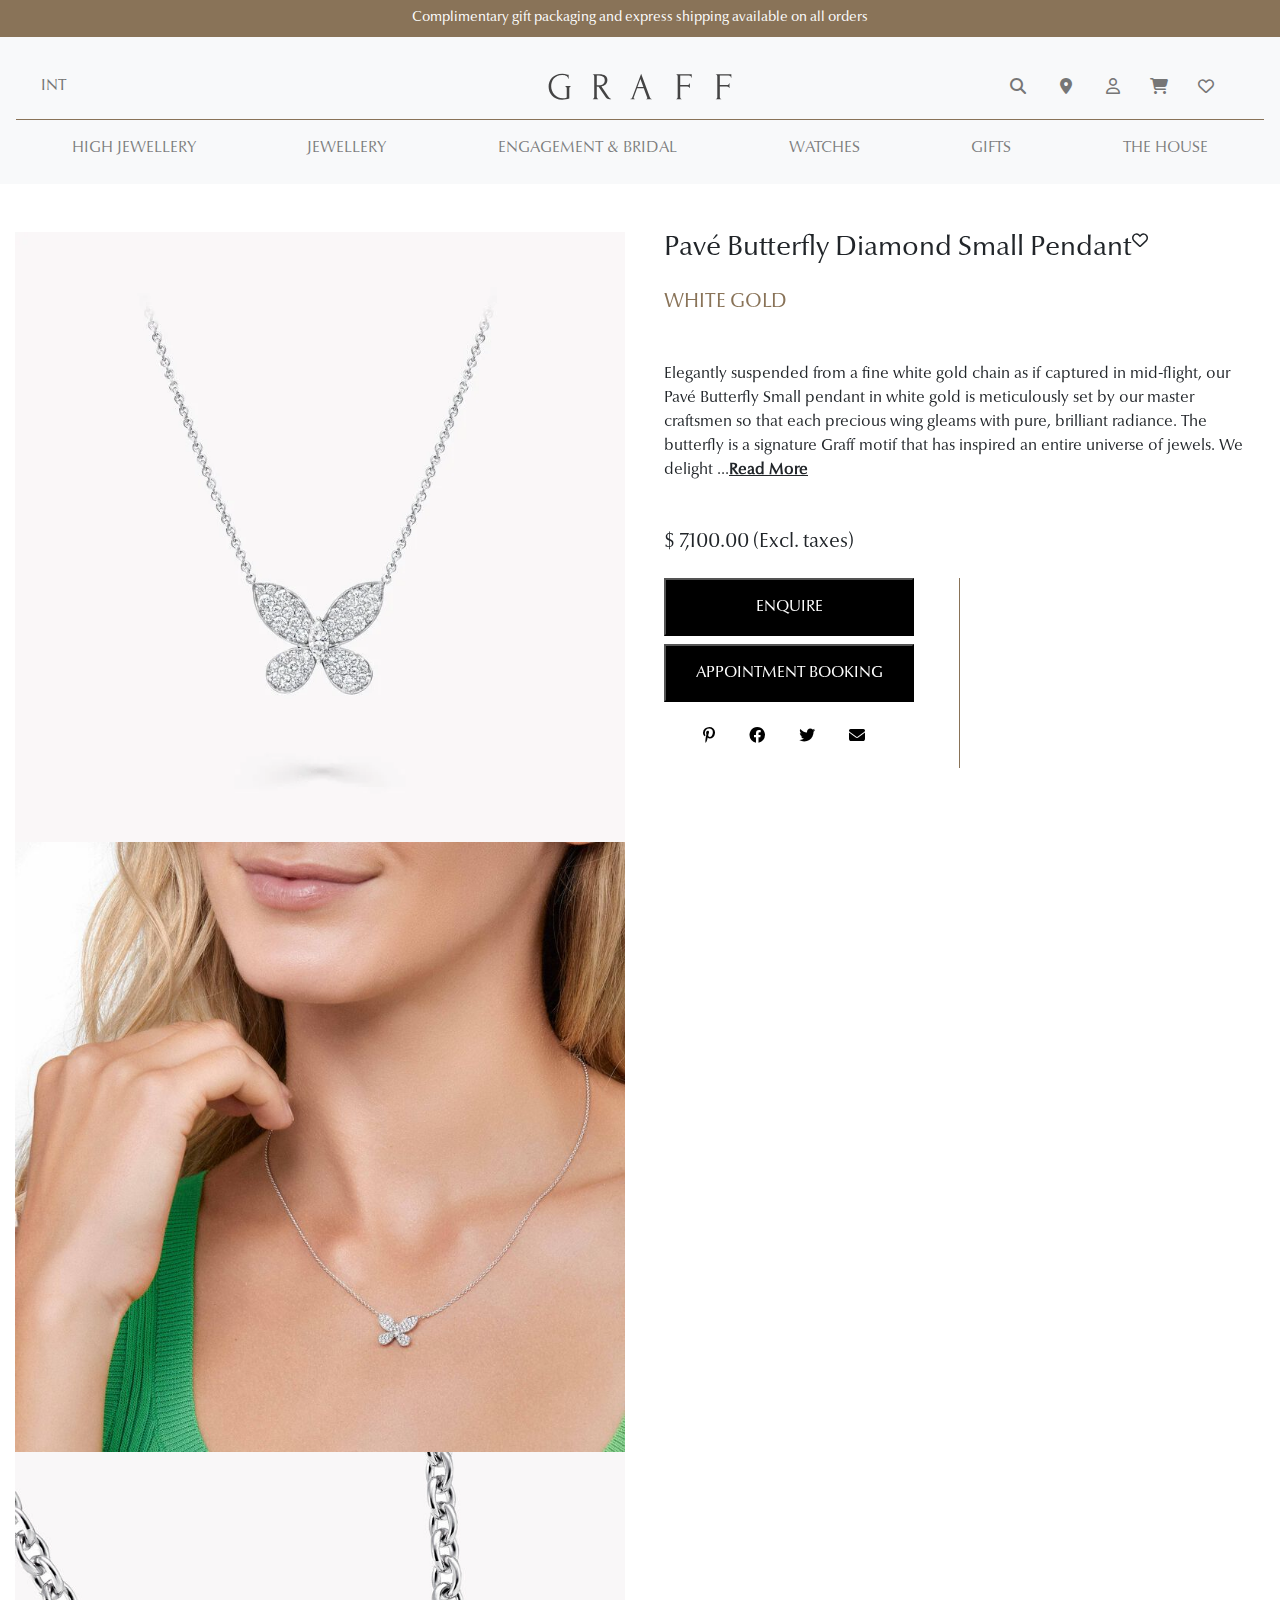
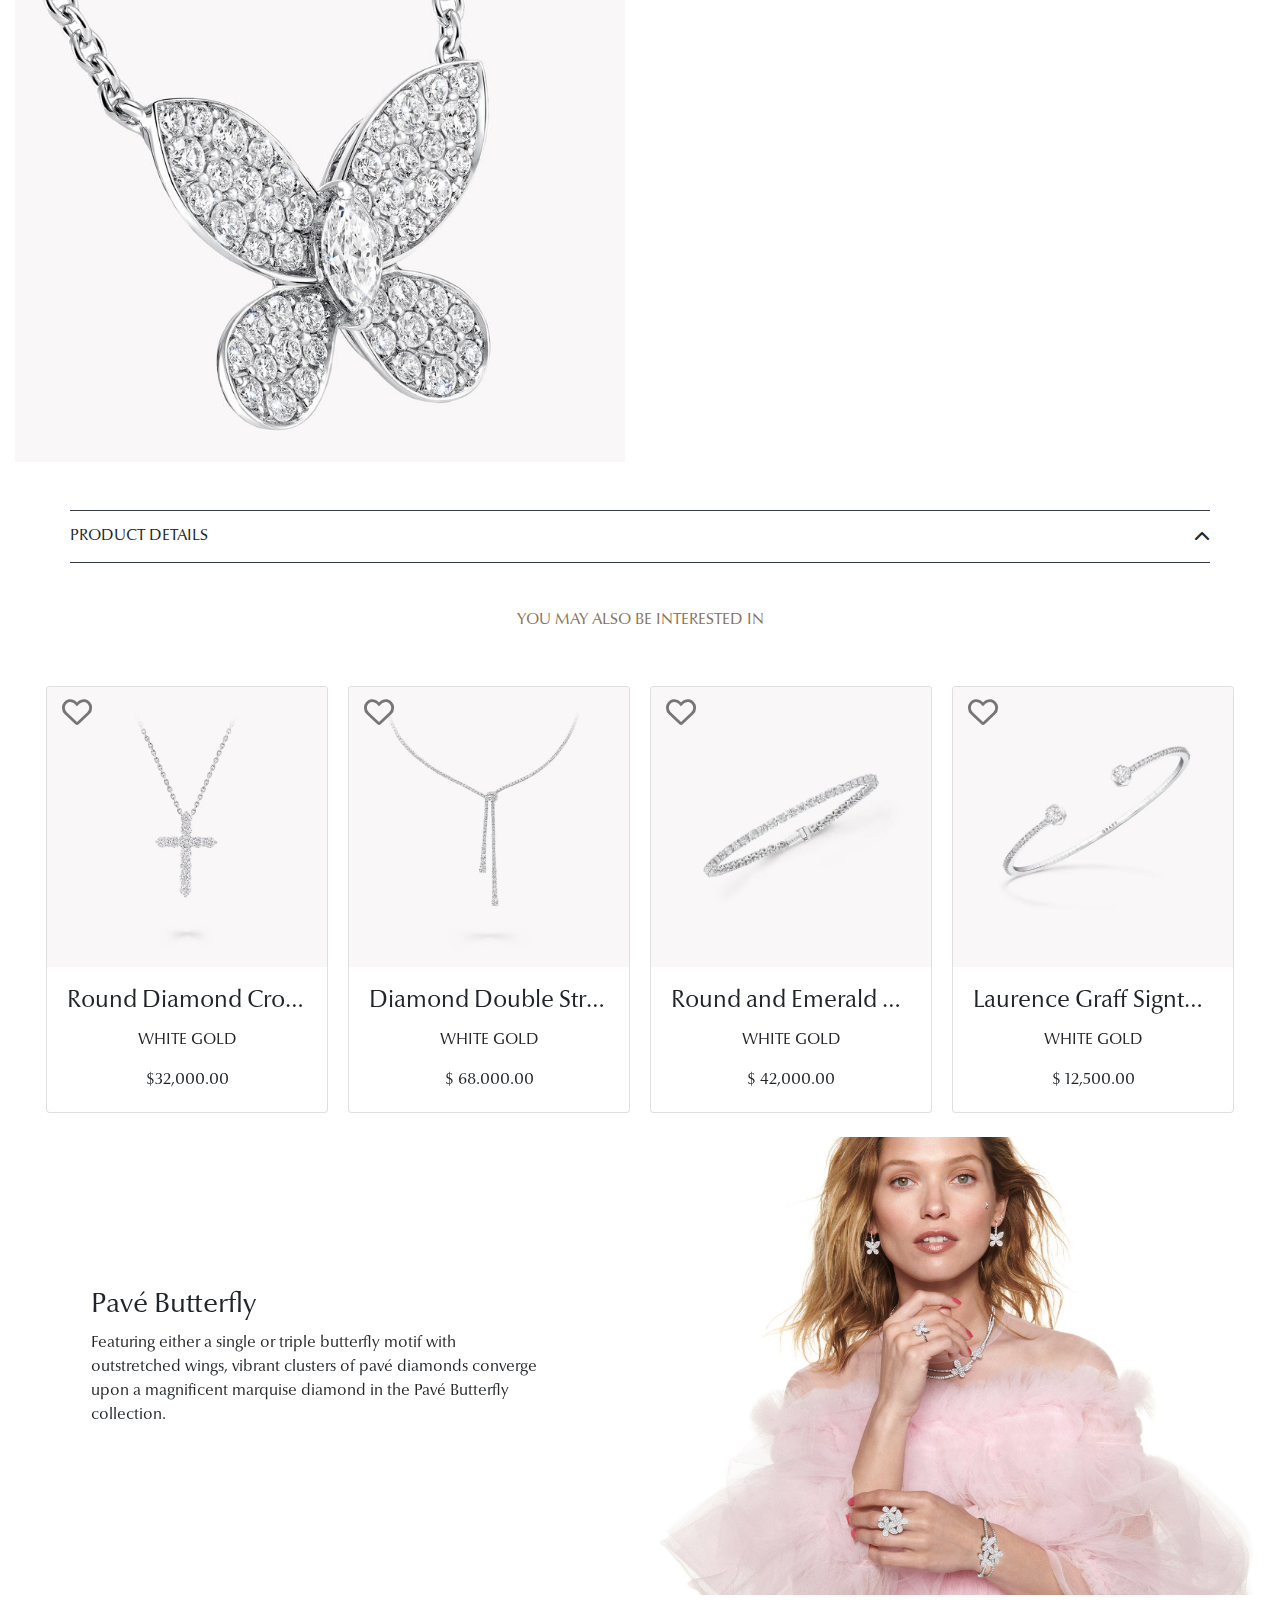
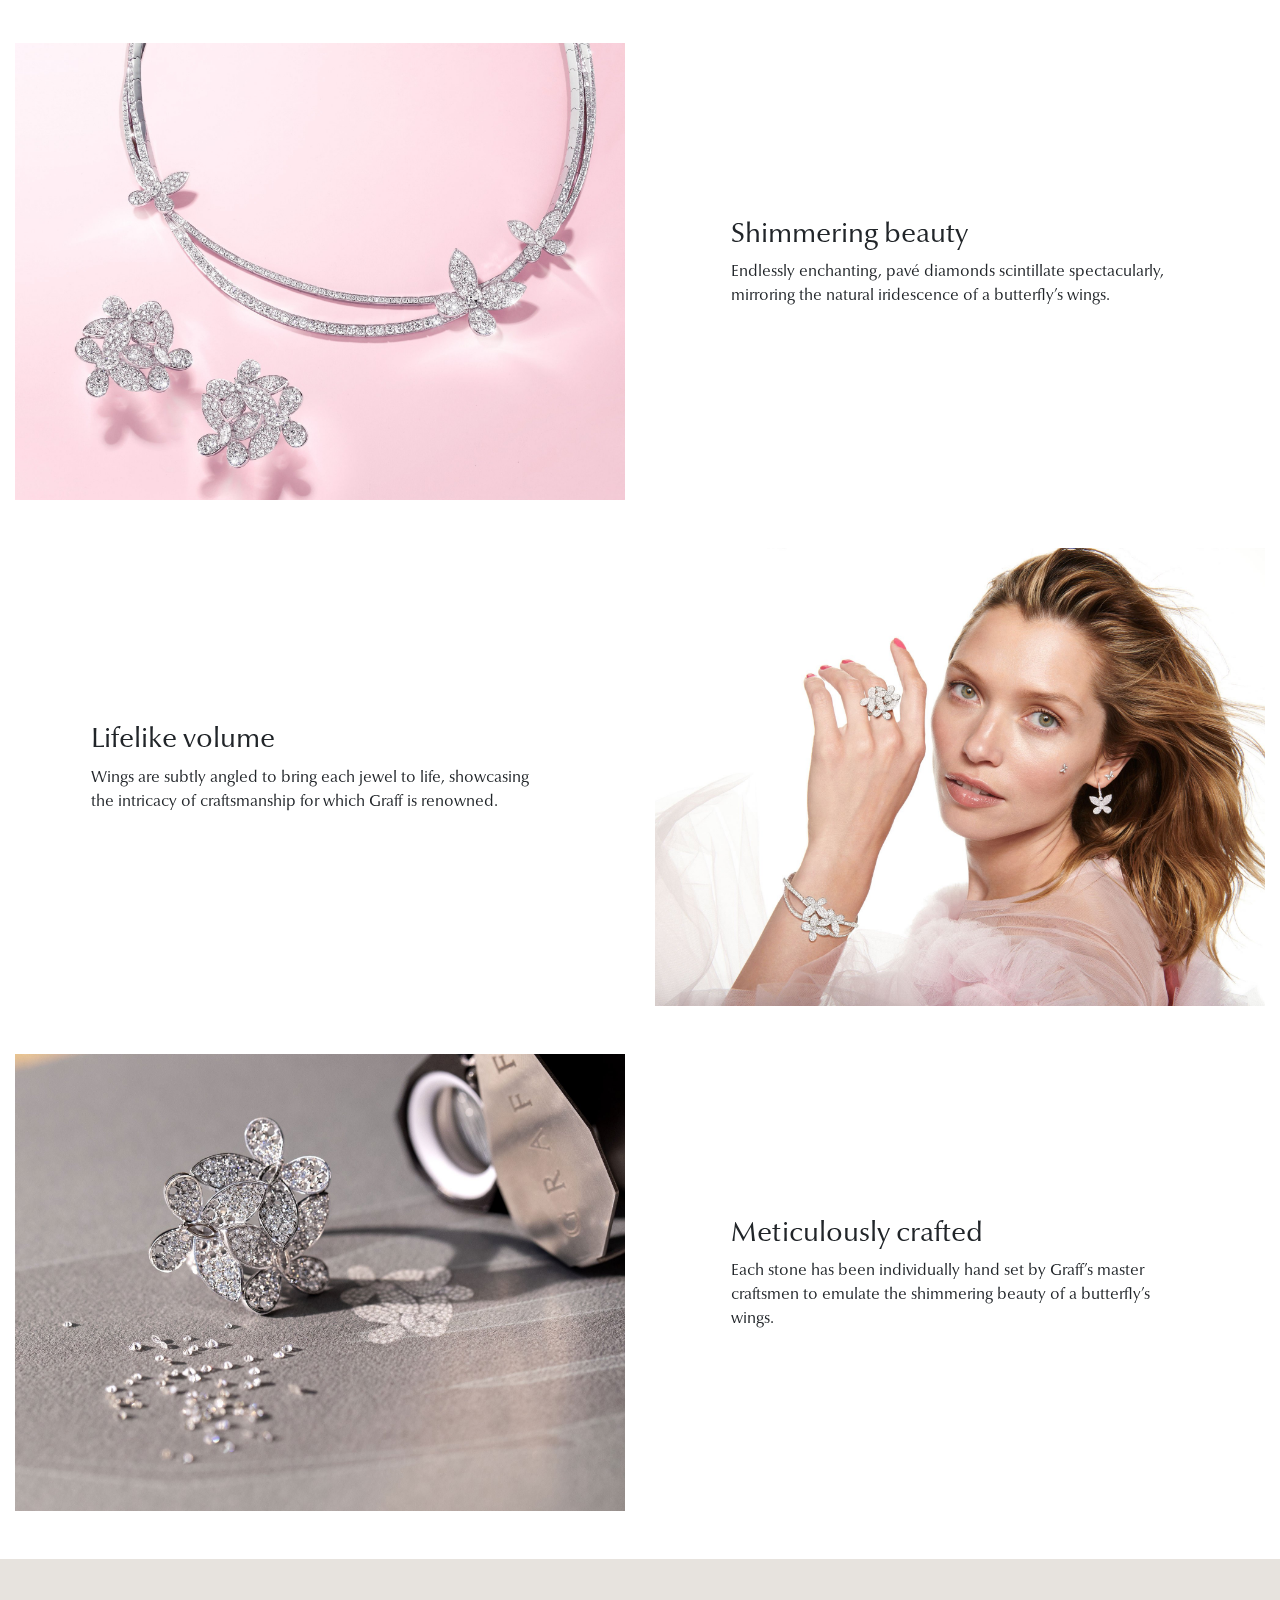
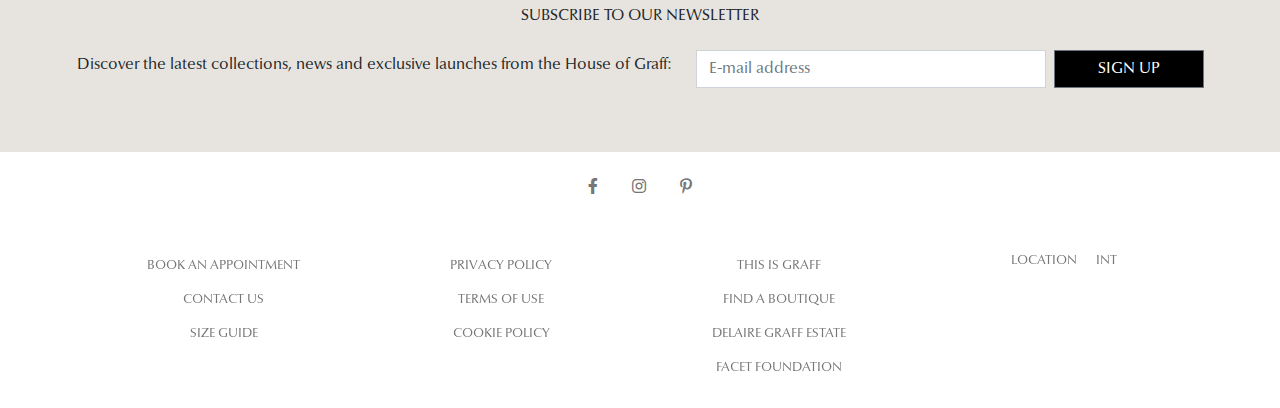
<file: sp.html>
<!DOCTYPE html>
<html lang="en">

<head>
    <meta charset="UTF-8">
    <meta http-equiv="X-UA-Compatible" content="IE=edge">
    <meta name="viewport" content="width=device-width, initial-scale=1.0">
    <title>Product Details</title>
    <link rel="stylesheet" href="css/bootstrap.min.css">
    <link rel="stylesheet" href="fontawesome-free-6.2.1-web/css/all.min.css">
    <link rel="stylesheet" href="OwlCarousel2-2.3.4/dist/assets/owl.carousel.min.css">
    <link rel="stylesheet" href="OwlCarousel2-2.3.4/dist/assets/owl.theme.default.min.css">
    <link rel="stylesheet" href="css/style-sp.css">
    <link rel="shortcut icon" href="img/logo_graff.svg" type="image/x-icon">
</head>

<body>

    <header class="sticky-top bg-light">
        <div class=" top_banner container-fluid text-center ">
            <p class="small p-2">Complimentary gift packaging and express shipping available on all orders</p>
        </div>

        <nav class="navbar navbar-expand-lg navbar-light bg-light d-flex flex-column mt-0 pt-0">
            <div class="header_wrap container-fluid bottom-banner ">
                <button class="navbar-toggler d-lg-none d-block" type="button" data-toggle="collapse" data-target="#collapsibleNavId" aria-controls="collapsibleNavId"
                    aria-expanded="false" aria-label="Toggle navigation">
                    <span class="navbar-toggler-icon"></span>
                </button>
                <div class="country d-none d-lg-block">
                    <a href="#">INT</a>
                </div>
                <div class="logo">
                    <a href="index.html"><img src="img/logo_graff.svg" alt="" width="100%" height="100%"></a>
                </div>
                <div class="icon d-flex">
                    <div>
                        <a href=""><i class="fa-solid fa-magnifying-glass"></i></a>
                        <a href=""><i class="fa-solid fa-location-dot"></i></a>
                        <a href="account.html"><i class="fa-regular fa-user"></i></a>
                    </div>
                    <div class="position-relative box-cart-shopping">
                        <a class="icon-cart-shopping" href=""><i class="fa-solid fa-cart-shopping"></i></a>
                        <div class="cart-shopping">
                            <div class="position-absolute d-flex flex-column justify-content-center">
                                <h6 class="p-2 small">Recently Added Products</h6>
                                <div class="box-product w-100">
                                    <div class="item-product d-flex justify-content-between p-1 mb-1">
                                        <span>
                                            <img class="w-100" src="img/RGP550_RGP550_GP30102_Hero_1 (1).webp" alt="">
                                        </span>
                                        <p class="">Pavé Butterfly Diamond...</p>
                                        <p class="">$ 7,100.00</p>
                                    </div>
                                    <div class="item-product d-flex justify-content-between p-1 mb-1">
                                        <span class="">
                                            <img class="w-100" src="img/RGP550_RGP550_GP30102_Hero_1 (1).webp" alt="">
                                        </span>
                                        <p class="">Pavé Butterfly Diamond...</p>
                                        <p class="">$ 7,100.00</p>
                                    </div>
                                </div>
                                <div class="w-100 d-flex justify-content-end p-2 see-cart-shopping">
                                    <button class="p-2 pl-3 pr-3" type="button">View My Shopping Cart</button>
                                    
                                </div>
                            </div>
                        </div>
                    </div>
                    <a href=""><i class="fa-regular fa-heart"></i></a>
                </div>
            </div>
            <div class="collapse navbar-collapse d-lg-none w-100" id="collapsibleNavId">
                <ul class="navbar-nav mt-2 mt-lg-0 w-100 d-flex justify-content-around">
                    <li class="nav-item menu-link">
                        <a class="nav-link p-3" href="#">HIGH JEWELLERY</a>
                    </li>
                    <li class="nav-item menu-link">
                        <a class="nav-link p-3" href="jewellery.html">JEWELLERY</a>
                    </li>
                    <li class="nav-item menu-link">
                        <a class="nav-link p-3" href="#">ENGAGEMENT & BRIDAL</a>
                    </li>
                    <li class="nav-item menu-link">
                        <a class="nav-link p-3" href="#">WATCHES</a>
                    </li>
                    <li class="nav-item menu-link">
                        <a class="nav-link p-3" href="#">GIFTS</a>
                    </li>
                    <li class="nav-item menu-link">
                        <a class="nav-link p-3" href="#">THE HOUSE</a>
                    </li>
                </ul>
            </div>
        </nav>
    </header>


    <!-- end header -->
    <div class="main mt-5">
        <div class="container-fluid">   
            <div class="row">
                <div class="col-lg-6">
                    <div class="d-lg-flex flex-column d-none">
                        <span class="w-100 overflow-hidden">
                            <img class="w-100" src="img/RGP550_RGP550_GP30102_Hero_1 (1).webp" alt="">
                        </span>
                        <span class="w-100 overflow-hidden">
                            <img class="w-100" src="img/RGP550_RGP550_Model_2.jpg" alt="">
                        </span>
                        <span class="w-100 overflow-hidden">
                            <img class="w-100" src="img/RGP550_RGP550_GP30102_Side_5.jpg" alt="">
                        </span>
                    </div>
                    <div class="owlCarousel-banner owl-carousel owl-theme d-block d-lg-none position-relative mb-4">
                        <span class="w-100 overflow-hidden">
                            <img class="w-100" src="img/RGP550_RGP550_GP30102_Hero_1 (1).webp" alt="">
                        </span>
                        <span class="w-100 overflow-hidden">
                            <img class="w-100" src="img/RGP550_RGP550_Model_2.jpg" alt="">
                        </span>
                        <span class="w-100 overflow-hidden">
                            <img class="w-100" src="img/RGP550_RGP550_GP30102_Side_5.jpg" alt="">
                        </span>
                    </div>
                </div>
                <div class="col-lg-6 pr-4 pl-4 info position-sticky">
                    <div>
                        <div class="d-flex">
                            <h3>Pavé Butterfly Diamond Small Pendant</h3>
                            <i class="fa-regular fa-heart"></i>
                        </div>
                        <h5 class="mt-3" style="color: #897358;">WHITE GOLD</h5>
                        <div class="mt-5 mb-5">
                            <div class="read-toggle">Elegantly suspended from a fine white gold chain as if captured in mid-flight, our Pavé Butterfly Small pendant in white gold is meticulously set by our master craftsmen so that each precious wing gleams with pure, brilliant radiance. The butterfly is a signature Graff motif that has inspired an entire universe of jewels. We delight <span class="item-toggle item">...<b onclick="clickReading()">Read More</b></span></div>
                        </div>
                        <h5 class="mb-4">$ 7,100.00 (Excl. taxes)</h5>
                    </div>
                    <div class="form-user">
                        <div class="d-flex flex-column">
                            <button class="mb-2">ENQUIRE</button>
                            <button>APPOINTMENT BOOKING</button>
                        </div>
                        <div class="icon pl-4">
                            <i class="fa-brands fa-pinterest-p" style="color: #000;"></i>
                            <i class="fa-brands fa-facebook" style="color: #000;"></i>
                            <i class="fa-brands fa-twitter" style="color: #000;"></i>
                            <i class="fa-solid fa-envelope" style="color: #000;"></i>
                        </div>
                    </div>
                </div>
            </div>
            
            <div class="container p-0 border-top border-bottom border-1 border-dark mt-5">
                <div class="details1 d-flex justify-content-between align-items-center pt-3 pb-3">
                    <h6 class="m-0">PRODUCT DETAILS</h6>
                    <i class="fa-solid fa-chevron-up"></i>
                </div>
                <div class="details2">
                    <div class="row p-2 box-content d-flex flex-column flex-lg-row">
                        <div class="col-6 w-100 d-flex flex-column">
                            <div class="d-flex mb-2 w-100">
                                <span class="w-100 p-2 d-inline-block">Refrence No.</span>
                                <span class="w-100 p-2 d-inline-block">RGP550</span>
                            </div>  
                            <div class="d-flex mb-2 w-100">
                                <span class="w-100 p-2 d-inline-block">Gemtone</span>
                                <span class="w-100 p-2 d-inline-block">White Diamond</span>
                            </div>
                            <div class="d-flex mb-2 w-100">
                                <span class="w-100 p-2 d-inline-block">Metl</span>
                                <span class="w-100 p-2 d-inline-block">White Gold</span>
                            </div>
                        </div>
                        <div class="col-6 w-100 d-flex flex-column">
                            <div class="d-flex mb-2 w-100">
                                <span class="w-100 p-2 d-inline-block">Diaond Weight</span>
                                <span class="w-100 p-2 d-inline-block">0.55 cts</span>
                            </div>
                            <div class="d-flex mb-2 w-100">
                                <span class="w-100 p-2 d-inline-block">Lenth</span>
                                <span class="w-100 p-2 d-inline-block">46 cm, adjustable</span>
                            </div>
                        </div>
                    </div>
                    <p class="text-center p-3">Each Graff creation is unique. As a result, size, carat weight and stone qualities can vary slightly from one creation to another.</p>
                </div>
            </div>
            
            <h6 class="text-center p-5" style="color:#897358 ;">YOU MAY ALSO BE INTERESTED IN</h6>
            <div class="owl-carousel product-home">
                <div class="card">
                    <i class="fa-regular fa-heart"></i>
                    <img class="card-img-top" src="img/main-home_img10.jpg" alt="">
                    <div class="card-body text-center">
                        <h4 class="card-title text-truncate ">Round Diamond Cross Large Pendiant</h4>
                        <p class="card-text">WHITE GOLD</p>
                        <p class="card-text">$32,000.00</p>
                    </div>
                </div>
                <div class="card">
                    <i class="fa-regular fa-heart"></i>
                    <img class="card-img-top" src="img/main-home_img9.jpg" alt="">
                    <div class="card-body text-center">
                        <h4 class="card-title text-truncate">Diamond Double Strand Knot Neeklace</h4>
                        <p class="card-text">WHITE GOLD</p>
                        <p class="card-text">$ 68.000.00</p>
                    </div>
                </div>
                <div class="card">
                    <i class="fa-regular fa-heart"></i>
                    <img class="card-img-top" src="img/main_home_img2.jpg" alt="">
                    <div class="card-body text-center">
                        <h4 class="card-title text-truncate">Round and Emerald cut Diamond Bracelet </h4>
                        <p class="card-text">WHITE GOLD</p>
                        <p class="card-text">$ 42,000.00</p>
                    </div>
                </div>
                <div class="card">
                    <i class="fa-regular fa-heart"></i>
                    <img class="card-img-top" src="img/main-home_img8.jpg" alt="">
                    <div class="card-body text-center">
                        <h4 class="card-title text-truncate">Laurence Graff Signture Open Diamond Bangle</h4>
                        <p class="card-text">WHITE GOLD</p>
                        <p class="card-text">$ 12,500.00</p>
                    </div>
                </div>
                <div class="card">
                    <i class="fa-regular fa-heart"></i>
                    <img class="card-img-top" src="img/main_home_img4.jpg" alt="">
                    <div class="card-body text-center">
                        <h4 class="card-title text-truncate">Round Diamond Cluster Stud Earring</h4>
                        <p class="card-text">WHITE GOLD</p>
                        <p class="card-text">$ 32,000.00</p>
                    </div>
                </div>
                <div class="card">
                    <i class="fa-regular fa-heart"></i>
                    <img class="card-img-top" src="img/main_home_img5.jpg" alt="">
                    <div class="card-body text-center">
                        <h4 class="card-title text-truncate">Icon Round Diamond Earrings</h4>
                        <p class="card-text">WHITE GOLD</p>
                        <p class="card-text">$ 14,000.00</p>
                    </div>
                </div>
                <div class="card">
                    <i class="fa-regular fa-heart"></i>
                    <img class="card-img-top" src="img/main_home_img6.jpg" alt="">
                    <div class="card-body text-center">
                        <h4 class="card-title text-truncate">Laurence Graff Signature Diamond Band</h4>
                        <p class="card-text">WHITE GOLD</p>
                        <p class="card-text">$ 6,400.00</p>
                    </div>
                </div>
            </div>

            <div class="Pave-Butterfly ">
                <div class="row d-flex flex-row-reverse">
                    <div class="col-lg-6">
                        <div>
                            <img class="w-100" src="img/PDP_Pave.jpg" alt="">
                        </div>
                    </div>
                    <div class="col-lg-6 col-md-12 d-flex align-items-center justify-content-center mt-lg-0 mt-3">
                        <div class="w-75 m-auto">
                            <h3>Pavé Butterfly</h3>
                            <p>Featuring either a single or triple butterfly motif with outstretched wings, vibrant clusters of pavé diamonds converge upon a magnificent marquise diamond in the Pavé Butterfly collection.</p>
                        </div>         
                    </div>
                </div>
            </div>           
            <div class="Shimmering-beauty">
                <div class="row mt-5">
                    <div class="col-lg-6 ">
                        <div>
                            <img class="w-100" src="img/PDP_Pave2.jpg" alt="">
                        </div>
                    </div>
                    <div class="col-lg-6 col-md-12 d-flex align-items-center justify-content-center mt-lg-0 mt-3">
                        <div class="w-75 m-auto">
                            <h3>Shimmering beauty</h3>
                            <p>Endlessly enchanting, pavé diamonds scintillate spectacularly, mirroring the natural iridescence of a butterfly’s wings.</p>
                        </div>         
                    </div>
                </div>
            </div>
            <div class="Lifelike-volume">
                <div class="row mt-5 d-flex flex-row-reverse">
                    <div class="col-lg-6">
                        <div>
                            <img class="w-100" src="img/PDP_Pave3.jpg" alt="">
                        </div>
                    </div>
                    <div class="col-lg-6 col-md-12 d-flex align-items-center justify-content-center mt-lg-0 mt-3">
                        <div class="w-75 m-auto">
                            <h3>Lifelike volume</h3>
                            <p>Wings are subtly angled to bring each jewel to life, showcasing the intricacy of craftsmanship for which Graff is renowned.</p>
                        </div>         
                    </div>
                </div>
            </div>
            <div class="Meticulously-crafted">
                <div class="row mt-5 mb-5">
                    <div class="col-lg-6 ">
                        <div>
                            <img class="w-100" src="img/PDP_Pave4.jpg" alt="">
                        </div>
                    </div>
                    <div class="col-lg-6 col-md-12 d-flex align-items-center justify-content-center mt-lg-0 mt-3">
                        <div class="w-75 m-auto">
                            <h3>Meticulously crafted</h3>
                            <p>Each stone has been individually hand set by Graff’s master craftsmen to emulate the shimmering beauty of a butterfly’s wings.</p>
                        </div>         
                    </div>
                </div>
            </div>
        </div>
    </div>



    <!-- end main -->
    <footer>
        <div class="footer_top text-center p-5">
            <h6>SUBSCRIBE TO OUR NEWSLETTER</h6>
            <div class="form-group justify-content-center mt-4 flex-column flex-lg-row">
                <label for="">Discover the latest collections, news and exclusive launches from the House of Graff:</label>
                <input type="email" class="form-control  ml-lg-4" name="" id="" aria-describedby="emailHelpId"
                    placeholder="E-mail address">
                <button type="button" class="btn btn-outline-secondary ml-lg-2 ">SIGN UP</button>
            </div>
        </div>
        <div class="footer_bottom container">
            <div class="contact text-center p-4">
                <a href=""><i class="fa-brands fa-facebook-f"></i></a>
                <a href=""><i class="fa-brands fa-instagram"></i></a>
                <a href=""><i class="fa-brands fa-pinterest-p"></i></a>
            </div>
            <div class="footer_body container text-center">
                <div class="row">
                    <div class="col-lg-3 col-md-4 col-sm-6 p-4">
                        <ul class="body_item">
                            <li><a href="">BOOK AN APPOINTMENT</a></li>
                            <li><a href="">CONTACT US</a></li>
                            <li><a href="">SIZE GUIDE</a></li>
                        </ul>
                    </div>
                    <div class="col-lg-3 col-md-4 col-sm-6 p-4">
                        <ul class="body_item">
                            <li><a href="">PRIVACY POLICY</a></li>
                            <li><a href="">TERMS OF USE</a></li>
                            <li><a href="">COOKIE POLICY</a></li>
                        </ul>
                    </div>
                    <div class="col-lg-3 col-md-4 col-sm-6 p-4">
                        <ul class="body_item">
                            <li><a href="">THIS IS GRAFF</a></li>
                            <li><a href="">FIND A BOUTIQUE</a></li>
                            <li><a href="">DELAIRE GRAFF ESTATE</a></li>
                            <li><a href="">FACET FOUNDATION</a></li>
                        </ul>
                    </div>
                    <div class="col-lg-3 col-md-4 col-sm-6 p-4 items">
                        <a href="">LOCATION</a>
                        <a href="">INT</a>
                    </div>
                </div>
            </div>
        </div>
    </footer>

    <script src="js/jquery.min.js"></script>
    <script src="js/bootstrap.min.js"></script>
    <script src="OwlCarousel2-2.3.4/dist/owl.carousel.min.js"></script>
    <script src="js/java.js"></script>
</body>

</html>
</file>
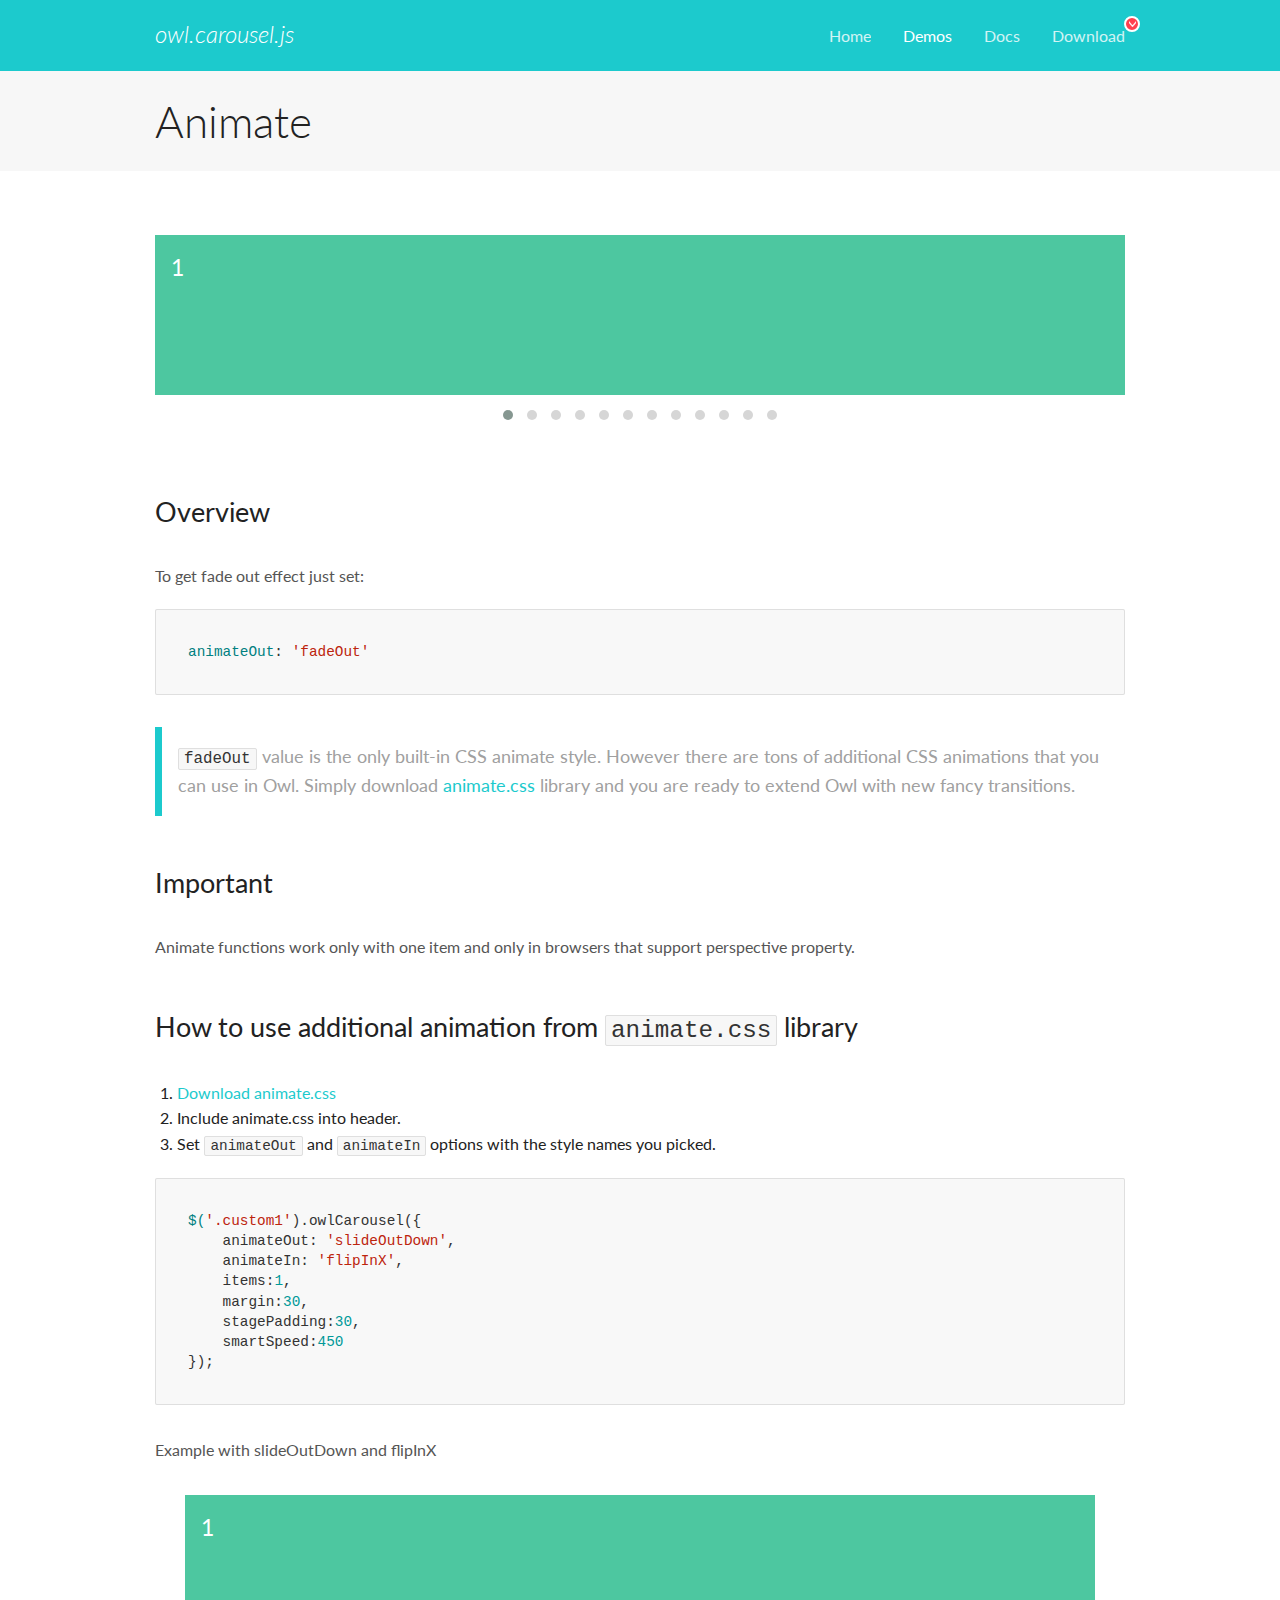
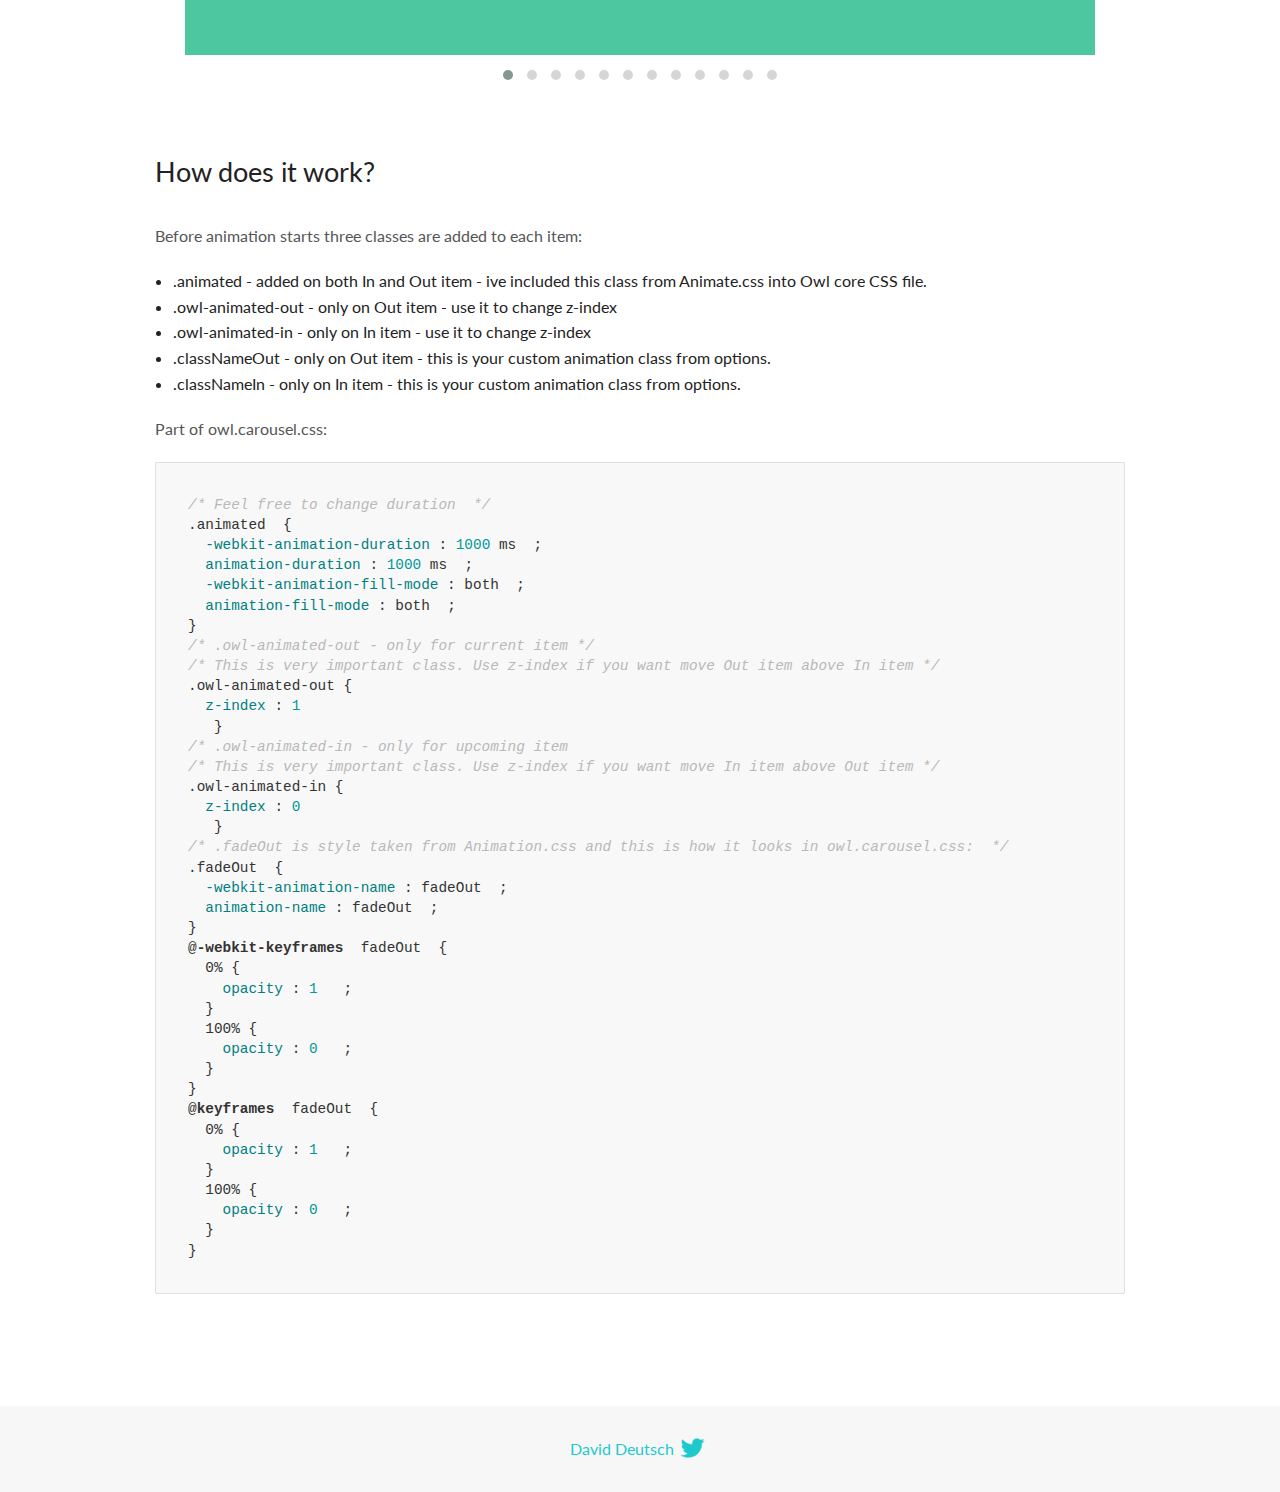
<file: OwlCarousel2-2.3.4/docs/demos/animate.html>
<!DOCTYPE html>
<html lang="en">
  <head>

    <!-- head -->
    <meta charset="utf-8">
    <meta name="msapplication-tap-highlight" content="no" />
    <meta name="viewport" content="width=device-width, initial-scale=1.0" />
    <meta name="description" content="Animate carousel">
    <meta name="author" content="David Deutsch">
    <title>
      Animate Demo | Owl Carousel | 2.3.4
    </title>

    <!-- Stylesheets -->
    <link href='https://fonts.googleapis.com/css?family=Lato:300,400,700,400italic,300italic' rel='stylesheet' type='text/css'>
    <link rel="stylesheet" href="../assets/css/docs.theme.min.css">

    <!-- Owl Stylesheets -->
    <link rel="stylesheet" href="../assets/owlcarousel/assets/owl.carousel.min.css">
    <link rel="stylesheet" href="../assets/owlcarousel/assets/owl.theme.default.min.css">

    <!-- HTML5 shim and Respond.js IE8 support of HTML5 elements and media queries -->

    <!--[if lt IE 9]>
      <script src="https://oss.maxcdn.com/libs/html5shiv/3.7.0/html5shiv.js"></script>
      <script src="https://oss.maxcdn.com/libs/respond.js/1.3.0/respond.min.js"></script>
    <![endif]-->

    <!-- Favicons -->
    <link rel="apple-touch-icon-precomposed" sizes="144x144" href="../assets/ico/apple-touch-icon-144-precomposed.png">
    <link rel="shortcut icon" href="../assets/ico/favicon.png">
    <link rel="shortcut icon" href="favicon.ico">

    <!-- Yeah i know js should not be in header. Its required for demos.-->

    <!-- javascript -->
    <script src="../assets/vendors/jquery.min.js"></script>
    <script src="../assets/owlcarousel/owl.carousel.js"></script>
  </head>
  <body>

    <!-- header -->
    <header class="header">
      <div class="row">
        <div class="large-12 columns">
          <div class="brand left">
            <h3>
              <a href="/OwlCarousel2/">owl.carousel.js</a> 
            </h3>
          </div>
          <a id="toggle-nav" class="right">
            <span></span> <span></span> <span></span> 
          </a> 
          <div class="nav-bar">
            <ul class="clearfix">
              <li> <a href="/OwlCarousel2/index.html">Home</a>  </li>
              <li class="active">
                <a href="/OwlCarousel2/demos/demos.html">Demos</a> 
              </li>
              <li> <a href="/OwlCarousel2/docs/started-welcome.html">Docs</a>  </li>
              <li>
                <a href="https://github.com/OwlCarousel2/OwlCarousel2/archive/2.3.4.zip">Download</a> 
                <span class="download"></span> 
              </li>
            </ul>
          </div>
        </div>
      </div>
    </header>

    <!-- title -->
    <section class="title">
      <div class="row">
        <div class="large-12 columns">
          <h1>Animate</h1>
        </div>
      </div>
    </section>

    <!--  Demos -->
    <section id="demos">
      <div class="row">
        <div class="large-12 columns">
          <div class="fadeOut owl-carousel owl-theme">
            <div class="item">
              <h4>1</h4>
            </div>
            <div class="item">
              <h4>2</h4>
            </div>
            <div class="item">
              <h4>3</h4>
            </div>
            <div class="item">
              <h4>4</h4>
            </div>
            <div class="item">
              <h4>5</h4>
            </div>
            <div class="item">
              <h4>6</h4>
            </div>
            <div class="item">
              <h4>7</h4>
            </div>
            <div class="item">
              <h4>8</h4>
            </div>
            <div class="item">
              <h4>9</h4>
            </div>
            <div class="item">
              <h4>10</h4>
            </div>
            <div class="item">
              <h4>11</h4>
            </div>
            <div class="item">
              <h4>12</h4>
            </div>
          </div>
          <h3 id="overview">Overview</h3>
          <p>To get fade out effect just set:</p>
          <pre><code>animateOut: &#39;fadeOut&#39;</code></pre>
          <blockquote>
            <p><code>fadeOut</code> value is the only built-in CSS animate style. However there are tons of additional CSS animations that you can use in Owl. Simply download
              <a href="https://daneden.github.io/animate.css/">animate.css</a>  library and you are ready to extend Owl with new fancy transitions.</p>
          </blockquote>
          <h3 id="important">Important</h3>
          <p>Animate functions work only with one item and only in browsers that support perspective property.</p>
          <h3 id="how-to-use-additional-animation-from-animate-css-library">How to use additional animation from <code>animate.css</code> library</h3>
          <ol>
            <li> <a href="https://daneden.github.io/animate.css/">Download animate.css</a>  </li>
            <li>Include animate.css into header.</li>
            <li>Set <code>animateOut</code> and <code>animateIn</code> options with the style names you picked.</li>
          </ol>
          <pre><code>$(&#39;.custom1&#39;).owlCarousel({
    animateOut: &#39;slideOutDown&#39;,
    animateIn: &#39;flipInX&#39;,
    items:1,
    margin:30,
    stagePadding:30,
    smartSpeed:450
});</code></pre>
          <p>Example with slideOutDown and flipInX</p>
          <div class="custom1 owl-carousel owl-theme">
            <div class="item">
              <h4>1</h4>
            </div>
            <div class="item">
              <h4>2</h4>
            </div>
            <div class="item">
              <h4>3</h4>
            </div>
            <div class="item">
              <h4>4</h4>
            </div>
            <div class="item">
              <h4>5</h4>
            </div>
            <div class="item">
              <h4>6</h4>
            </div>
            <div class="item">
              <h4>7</h4>
            </div>
            <div class="item">
              <h4>8</h4>
            </div>
            <div class="item">
              <h4>9</h4>
            </div>
            <div class="item">
              <h4>10</h4>
            </div>
            <div class="item">
              <h4>11</h4>
            </div>
            <div class="item">
              <h4>12</h4>
            </div>
          </div>
          <h3 id="how-does-it-work-">How does it work?</h3>
          <p>Before animation starts three classes are added to each item:</p>
          <ul>
            <li>.animated - added on both In and Out item - ive included this class from Animate.css into Owl core CSS file.</li>
            <li>.owl-animated-out - only on Out item - use it to change z-index</li>
            <li>.owl-animated-in - only on In item - use it to change z-index</li>
            <li>.classNameOut - only on Out item - this is your custom animation class from options.</li>
            <li>.classNameIn - only on In item - this is your custom animation class from options.</li>
          </ul>
          <p>Part of owl.carousel.css:</p>
          <pre><code class="language-css"><span class="comment">/* Feel free to change duration  */</span> 
<span class="class">.animated</span>  <span class="rules">{
  <span class="rule"><span class="attribute">-webkit-animation-duration</span> :<span class="value"> <span class="number">1000</span> ms</span> </span> ;
  <span class="rule"><span class="attribute">animation-duration</span> :<span class="value"> <span class="number">1000</span> ms</span> </span> ;
  <span class="rule"><span class="attribute">-webkit-animation-fill-mode</span> :<span class="value"> both</span> </span> ;
  <span class="rule"><span class="attribute">animation-fill-mode</span> :<span class="value"> both</span> </span> ;
<span class="rule">}</span> </span> 
<span class="comment">/* .owl-animated-out - only for current item */</span> 
<span class="comment">/* This is very important class. Use z-index if you want move Out item above In item */</span> 
<span class="class">.owl-animated-out</span> <span class="rules">{
  <span class="rule"><span class="attribute">z-index</span> :<span class="value"> <span class="number">1</span> 
</span> </span> </span> }
<span class="comment">/* .owl-animated-in - only for upcoming item
/* This is very important class. Use z-index if you want move In item above Out item */</span> 
<span class="class">.owl-animated-in</span> <span class="rules">{
  <span class="rule"><span class="attribute">z-index</span> :<span class="value"> <span class="number">0</span> 
</span> </span> </span> }
<span class="comment">/* .fadeOut is style taken from Animation.css and this is how it looks in owl.carousel.css:  */</span> 
<span class="class">.fadeOut</span>  <span class="rules">{
  <span class="rule"><span class="attribute">-webkit-animation-name</span> :<span class="value"> fadeOut</span> </span> ;
  <span class="rule"><span class="attribute">animation-name</span> :<span class="value"> fadeOut</span> </span> ;
<span class="rule">}</span> </span> 
<span class="at_rule">@<span class="keyword">-webkit-keyframes</span>  fadeOut </span> {
  0% <span class="rules">{
    <span class="rule"><span class="attribute">opacity</span> :<span class="value"> <span class="number">1</span> </span> </span> ;
  <span class="rule">}</span> </span> 
  100% <span class="rules">{
    <span class="rule"><span class="attribute">opacity</span> :<span class="value"> <span class="number">0</span> </span> </span> ;
  <span class="rule">}</span> </span> 
}
<span class="at_rule">@<span class="keyword">keyframes</span>  fadeOut </span> {
  0% <span class="rules">{
    <span class="rule"><span class="attribute">opacity</span> :<span class="value"> <span class="number">1</span> </span> </span> ;
  <span class="rule">}</span> </span> 
  100% <span class="rules">{
    <span class="rule"><span class="attribute">opacity</span> :<span class="value"> <span class="number">0</span> </span> </span> ;
  <span class="rule">}</span> </span> 
}</code></pre>
          <link rel="stylesheet" href="../assets/css/animate.css">
          <script>
            jQuery(document).ready(function($) {
              $('.fadeOut').owlCarousel({
                items: 1,
                animateOut: 'fadeOut',
                loop: true,
                margin: 10,
              });
              $('.custom1').owlCarousel({
                animateOut: 'slideOutDown',
                animateIn: 'flipInX',
                items: 1,
                margin: 30,
                stagePadding: 30,
                smartSpeed: 450
              });
            });
          </script>
        </div>
      </div>
    </section>

    <!-- footer -->
    <footer class="footer">
      <div class="row">
        <div class="large-12 columns">
          <h5>
            <a href="/OwlCarousel2/docs/support-contact.html">David Deutsch</a> 
            <a id="custom-tweet-button" href="https://twitter.com/share?url=https://github.com/OwlCarousel2/OwlCarousel2&text=Owl Carousel - This is so awesome! " target="_blank"></a> 
          </h5>
        </div>
      </div>
    </footer>

    <!-- vendors -->
    <script src="../assets/vendors/highlight.js"></script>
    <script src="../assets/js/app.js"></script>
  </body>
</html>
</file>
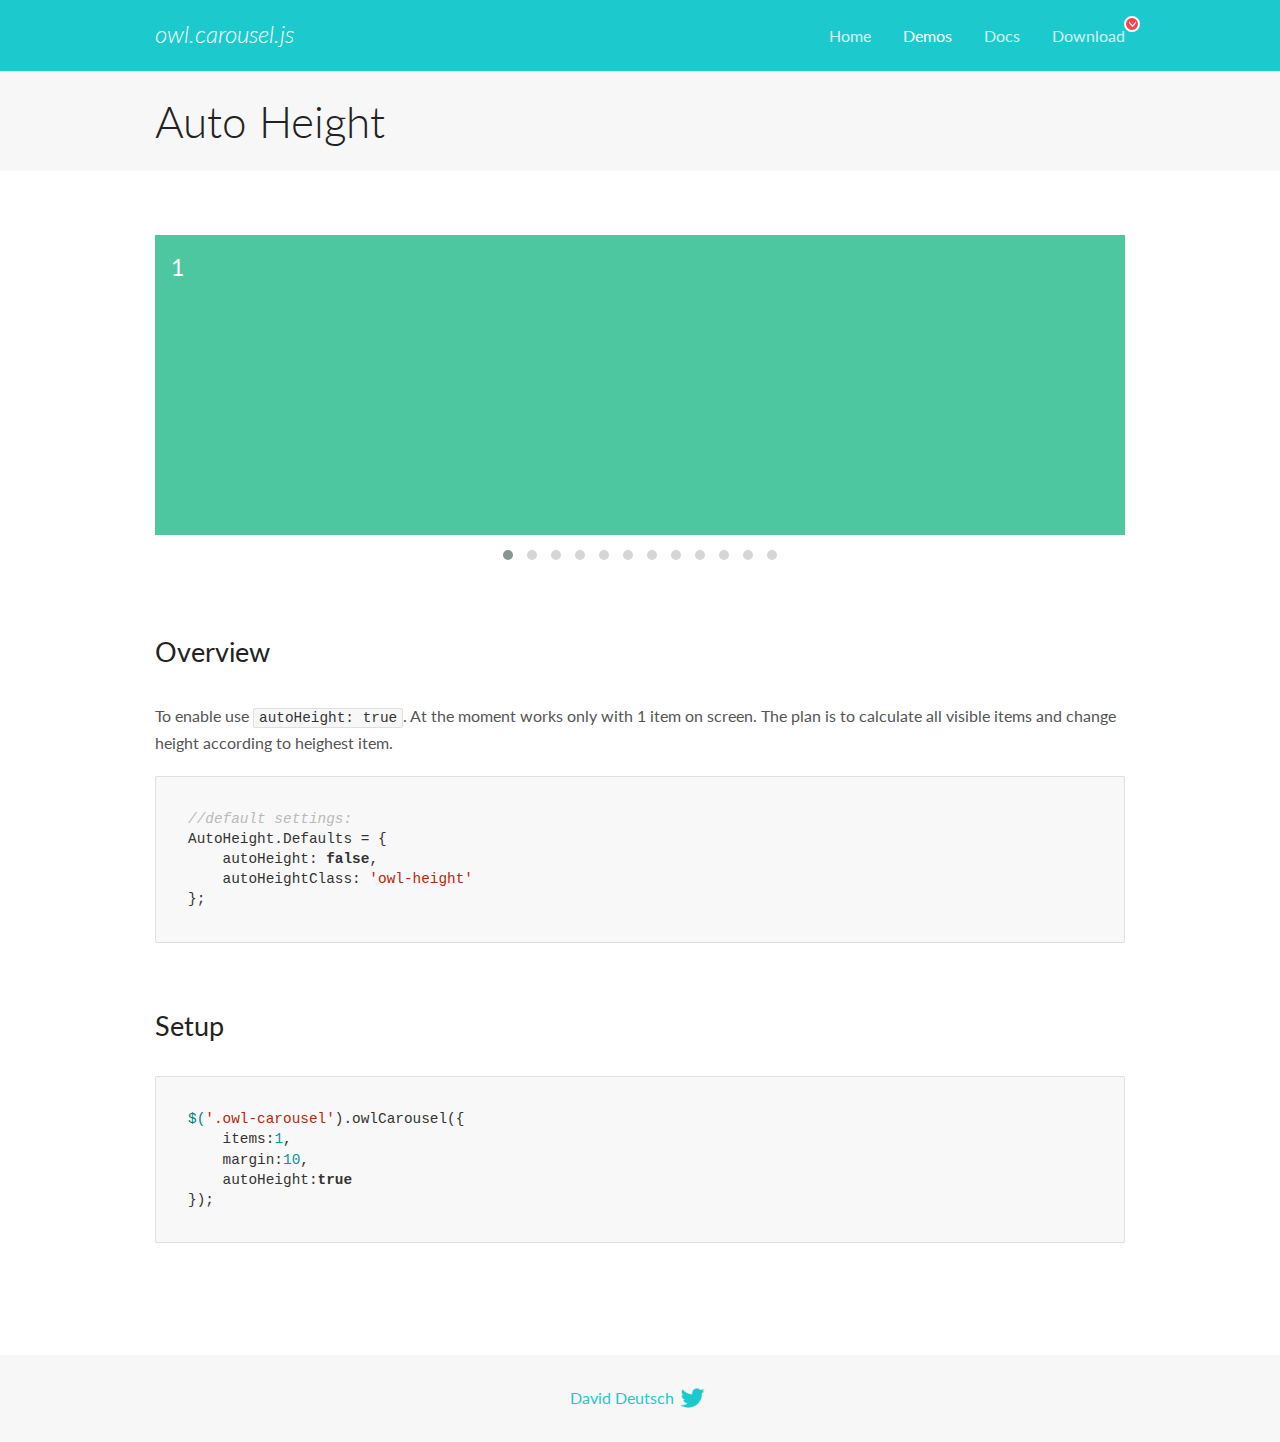
<file: OwlCarousel2-2.3.4/docs/demos/autoheight.html>
<!DOCTYPE html>
<html lang="en">
  <head>

    <!-- head -->
    <meta charset="utf-8">
    <meta name="msapplication-tap-highlight" content="no" />
    <meta name="viewport" content="width=device-width, initial-scale=1.0" />
    <meta name="description" content="autoHeight usage demo">
    <meta name="author" content="David Deutsch">
    <title>
      Auto Height Demo | Owl Carousel | 2.3.4
    </title>

    <!-- Stylesheets -->
    <link href='https://fonts.googleapis.com/css?family=Lato:300,400,700,400italic,300italic' rel='stylesheet' type='text/css'>
    <link rel="stylesheet" href="../assets/css/docs.theme.min.css">

    <!-- Owl Stylesheets -->
    <link rel="stylesheet" href="../assets/owlcarousel/assets/owl.carousel.min.css">
    <link rel="stylesheet" href="../assets/owlcarousel/assets/owl.theme.default.min.css">

    <!-- HTML5 shim and Respond.js IE8 support of HTML5 elements and media queries -->

    <!--[if lt IE 9]>
      <script src="https://oss.maxcdn.com/libs/html5shiv/3.7.0/html5shiv.js"></script>
      <script src="https://oss.maxcdn.com/libs/respond.js/1.3.0/respond.min.js"></script>
    <![endif]-->

    <!-- Favicons -->
    <link rel="apple-touch-icon-precomposed" sizes="144x144" href="../assets/ico/apple-touch-icon-144-precomposed.png">
    <link rel="shortcut icon" href="../assets/ico/favicon.png">
    <link rel="shortcut icon" href="favicon.ico">

    <!-- Yeah i know js should not be in header. Its required for demos.-->

    <!-- javascript -->
    <script src="../assets/vendors/jquery.min.js"></script>
    <script src="../assets/owlcarousel/owl.carousel.js"></script>
  </head>
  <body>

    <!-- header -->
    <header class="header">
      <div class="row">
        <div class="large-12 columns">
          <div class="brand left">
            <h3>
              <a href="/OwlCarousel2/">owl.carousel.js</a> 
            </h3>
          </div>
          <a id="toggle-nav" class="right">
            <span></span> <span></span> <span></span> 
          </a> 
          <div class="nav-bar">
            <ul class="clearfix">
              <li> <a href="/OwlCarousel2/index.html">Home</a>  </li>
              <li class="active">
                <a href="/OwlCarousel2/demos/demos.html">Demos</a> 
              </li>
              <li> <a href="/OwlCarousel2/docs/started-welcome.html">Docs</a>  </li>
              <li>
                <a href="https://github.com/OwlCarousel2/OwlCarousel2/archive/2.3.4.zip">Download</a> 
                <span class="download"></span> 
              </li>
            </ul>
          </div>
        </div>
      </div>
    </header>

    <!-- title -->
    <section class="title">
      <div class="row">
        <div class="large-12 columns">
          <h1>Auto Height</h1>
        </div>
      </div>
    </section>

    <!--  Demos -->
    <section id="demos">
      <div class="row">
        <div class="large-12 columns">
          <div class="owl-carousel owl-theme">
            <div class="item" style="height:300px">
              <h4>1</h4>
            </div>
            <div class="item" style="height:100px">
              <h4>2</h4>
            </div>
            <div class="item" style="height:500px">
              <h4>3</h4>
            </div>
            <div class="item" style="height:250px">
              <h4>4</h4>
            </div>
            <div class="item" style="height:400px">
              <h4>5</h4>
            </div>
            <div class="item" style="height:500px">
              <h4>6</h4>
            </div>
            <div class="item" style="height:600px">
              <h4>7</h4>
            </div>
            <div class="item" style="height:400px">
              <h4>8</h4>
            </div>
            <div class="item" style="height:300px">
              <h4>9</h4>
            </div>
            <div class="item" style="height:350px">
              <h4>10</h4>
            </div>
            <div class="item" style="height:200px">
              <h4>11</h4>
            </div>
            <div class="item" style="height:150px">
              <h4>12</h4>
            </div>
          </div>
          <h3 id="overview">Overview</h3>
          <p>To enable use <code>autoHeight: true</code>. At the moment works only with 1 item on screen. The plan is to calculate all visible items and change height according to heighest item.</p>
          <pre><code>//default settings:
AutoHeight.Defaults = {
    autoHeight: false,
    autoHeightClass: &#39;owl-height&#39;
};</code></pre>
          <h3 id="setup">Setup</h3>
          <pre><code>$(&#39;.owl-carousel&#39;).owlCarousel({
    items:1,
    margin:10,
    autoHeight:true
});</code></pre>
          <script>
            $(document).ready(function() {
              $('.owl-carousel').owlCarousel({
                items: 1,
                margin: 10,
                autoHeight: true
              });
            })
          </script>
        </div>
      </div>
    </section>

    <!-- footer -->
    <footer class="footer">
      <div class="row">
        <div class="large-12 columns">
          <h5>
            <a href="/OwlCarousel2/docs/support-contact.html">David Deutsch</a> 
            <a id="custom-tweet-button" href="https://twitter.com/share?url=https://github.com/OwlCarousel2/OwlCarousel2&text=Owl Carousel - This is so awesome! " target="_blank"></a> 
          </h5>
        </div>
      </div>
    </footer>

    <!-- vendors -->
    <script src="../assets/vendors/highlight.js"></script>
    <script src="../assets/js/app.js"></script>
  </body>
</html>
</file>
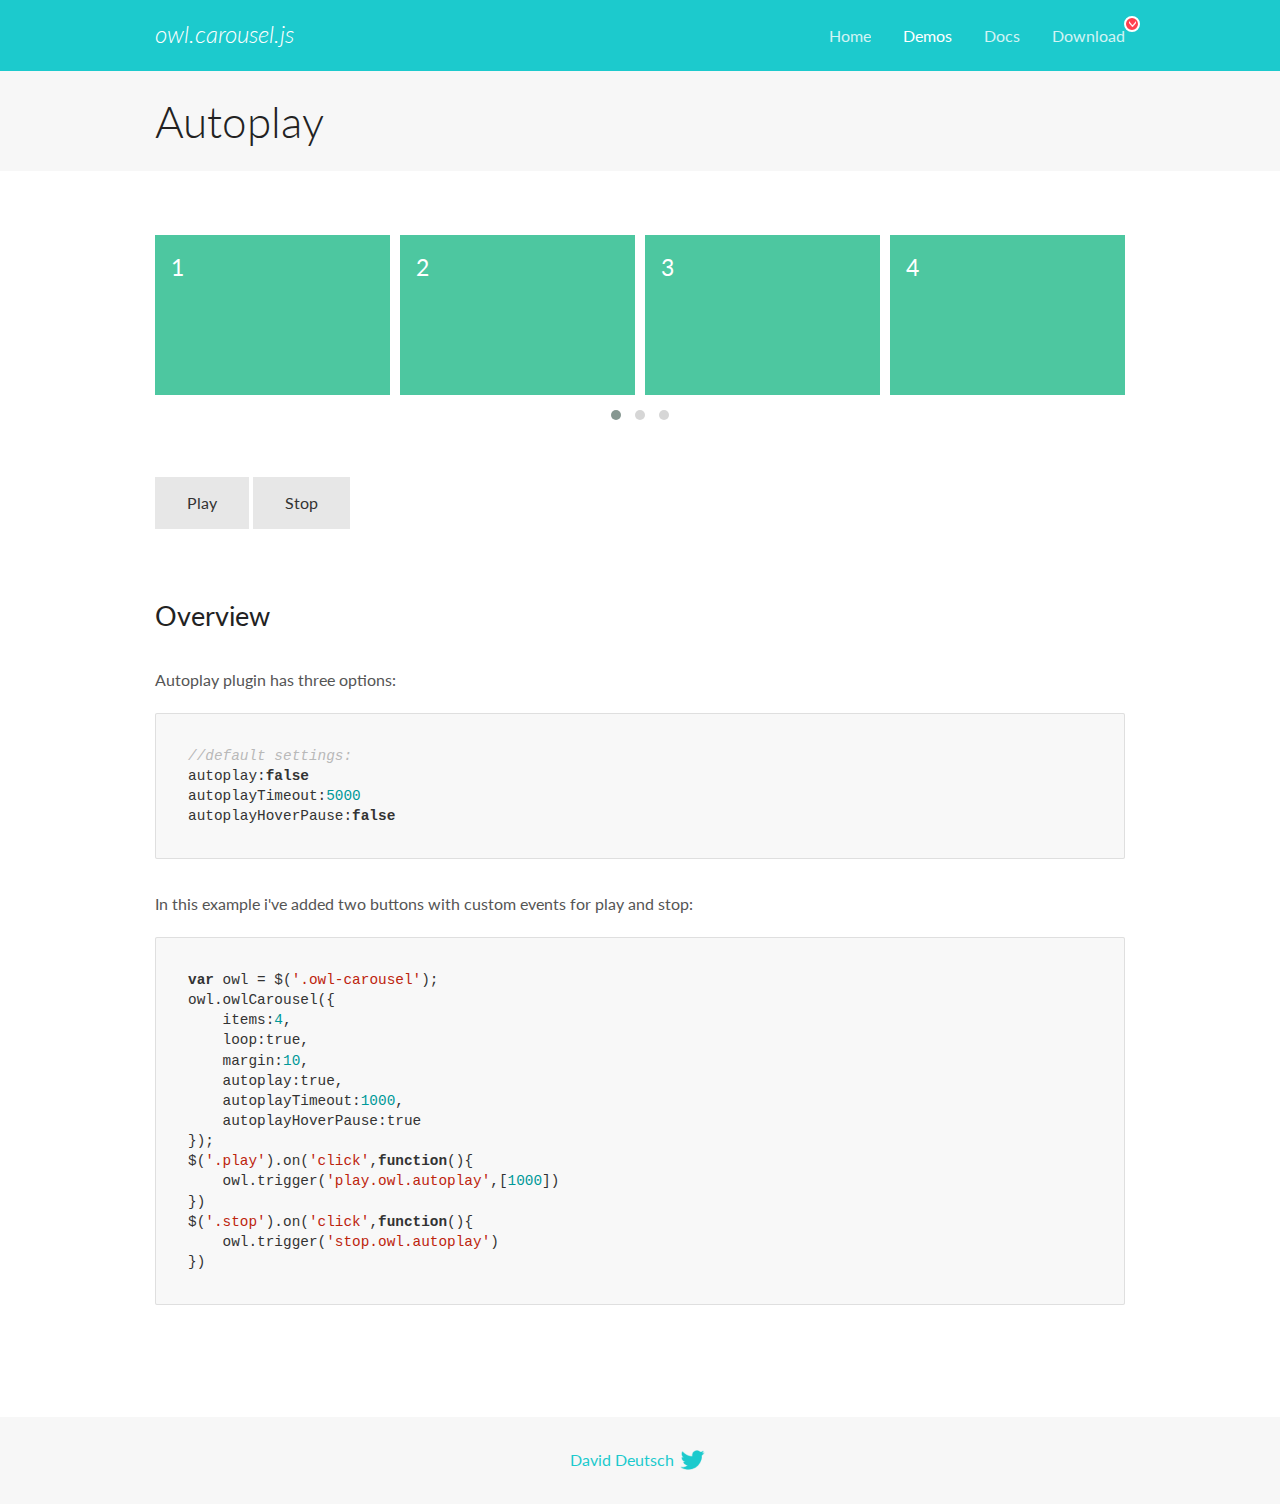
<file: OwlCarousel2-2.3.4/docs/demos/autoplay.html>
<!DOCTYPE html>
<html lang="en">
  <head>

    <!-- head -->
    <meta charset="utf-8">
    <meta name="msapplication-tap-highlight" content="no" />
    <meta name="viewport" content="width=device-width, initial-scale=1.0" />
    <meta name="description" content="Autoplay usage demo">
    <meta name="author" content="David Deutsch">
    <title>
      Autoplay Demo | Owl Carousel | 2.3.4
    </title>

    <!-- Stylesheets -->
    <link href='https://fonts.googleapis.com/css?family=Lato:300,400,700,400italic,300italic' rel='stylesheet' type='text/css'>
    <link rel="stylesheet" href="../assets/css/docs.theme.min.css">

    <!-- Owl Stylesheets -->
    <link rel="stylesheet" href="../assets/owlcarousel/assets/owl.carousel.min.css">
    <link rel="stylesheet" href="../assets/owlcarousel/assets/owl.theme.default.min.css">

    <!-- HTML5 shim and Respond.js IE8 support of HTML5 elements and media queries -->

    <!--[if lt IE 9]>
      <script src="https://oss.maxcdn.com/libs/html5shiv/3.7.0/html5shiv.js"></script>
      <script src="https://oss.maxcdn.com/libs/respond.js/1.3.0/respond.min.js"></script>
    <![endif]-->

    <!-- Favicons -->
    <link rel="apple-touch-icon-precomposed" sizes="144x144" href="../assets/ico/apple-touch-icon-144-precomposed.png">
    <link rel="shortcut icon" href="../assets/ico/favicon.png">
    <link rel="shortcut icon" href="favicon.ico">

    <!-- Yeah i know js should not be in header. Its required for demos.-->

    <!-- javascript -->
    <script src="../assets/vendors/jquery.min.js"></script>
    <script src="../assets/owlcarousel/owl.carousel.js"></script>
  </head>
  <body>

    <!-- header -->
    <header class="header">
      <div class="row">
        <div class="large-12 columns">
          <div class="brand left">
            <h3>
              <a href="/OwlCarousel2/">owl.carousel.js</a> 
            </h3>
          </div>
          <a id="toggle-nav" class="right">
            <span></span> <span></span> <span></span> 
          </a> 
          <div class="nav-bar">
            <ul class="clearfix">
              <li> <a href="/OwlCarousel2/index.html">Home</a>  </li>
              <li class="active">
                <a href="/OwlCarousel2/demos/demos.html">Demos</a> 
              </li>
              <li> <a href="/OwlCarousel2/docs/started-welcome.html">Docs</a>  </li>
              <li>
                <a href="https://github.com/OwlCarousel2/OwlCarousel2/archive/2.3.4.zip">Download</a> 
                <span class="download"></span> 
              </li>
            </ul>
          </div>
        </div>
      </div>
    </header>

    <!-- title -->
    <section class="title">
      <div class="row">
        <div class="large-12 columns">
          <h1>Autoplay</h1>
        </div>
      </div>
    </section>

    <!--  Demos -->
    <section id="demos">
      <div class="row">
        <div class="large-12 columns">
          <div class="owl-carousel owl-theme">
            <div class="item">
              <h4>1</h4>
            </div>
            <div class="item">
              <h4>2</h4>
            </div>
            <div class="item">
              <h4>3</h4>
            </div>
            <div class="item">
              <h4>4</h4>
            </div>
            <div class="item">
              <h4>5</h4>
            </div>
            <div class="item">
              <h4>6</h4>
            </div>
            <div class="item">
              <h4>7</h4>
            </div>
            <div class="item">
              <h4>8</h4>
            </div>
            <div class="item">
              <h4>9</h4>
            </div>
            <div class="item">
              <h4>10</h4>
            </div>
            <div class="item">
              <h4>11</h4>
            </div>
            <div class="item">
              <h4>12</h4>
            </div>
          </div>
          <a class="button secondary play">Play</a> 
          <a class="button secondary stop">Stop</a> 
          <h3 id="overview">Overview</h3>
          <p>Autoplay plugin has three options:</p>
          <pre><code>//default settings:
autoplay:false
autoplayTimeout:5000
autoplayHoverPause:false</code></pre>
          <p>In this example i&#39;ve added two buttons with custom events for play and stop:</p>
          <pre><code>var owl = $(&#39;.owl-carousel&#39;);
owl.owlCarousel({
    items:4,
    loop:true,
    margin:10,
    autoplay:true,
    autoplayTimeout:1000,
    autoplayHoverPause:true
});
$(&#39;.play&#39;).on(&#39;click&#39;,function(){
    owl.trigger(&#39;play.owl.autoplay&#39;,[1000])
})
$(&#39;.stop&#39;).on(&#39;click&#39;,function(){
    owl.trigger(&#39;stop.owl.autoplay&#39;)
})</code></pre>
          <script>
            $(document).ready(function() {
              var owl = $('.owl-carousel');
              owl.owlCarousel({
                items: 4,
                loop: true,
                margin: 10,
                autoplay: true,
                autoplayTimeout: 1000,
                autoplayHoverPause: true
              });
              $('.play').on('click', function() {
                owl.trigger('play.owl.autoplay', [1000])
              })
              $('.stop').on('click', function() {
                owl.trigger('stop.owl.autoplay')
              })
            })
          </script>
        </div>
      </div>
    </section>

    <!-- footer -->
    <footer class="footer">
      <div class="row">
        <div class="large-12 columns">
          <h5>
            <a href="/OwlCarousel2/docs/support-contact.html">David Deutsch</a> 
            <a id="custom-tweet-button" href="https://twitter.com/share?url=https://github.com/OwlCarousel2/OwlCarousel2&text=Owl Carousel - This is so awesome! " target="_blank"></a> 
          </h5>
        </div>
      </div>
    </footer>

    <!-- vendors -->
    <script src="../assets/vendors/highlight.js"></script>
    <script src="../assets/js/app.js"></script>
  </body>
</html>
</file>
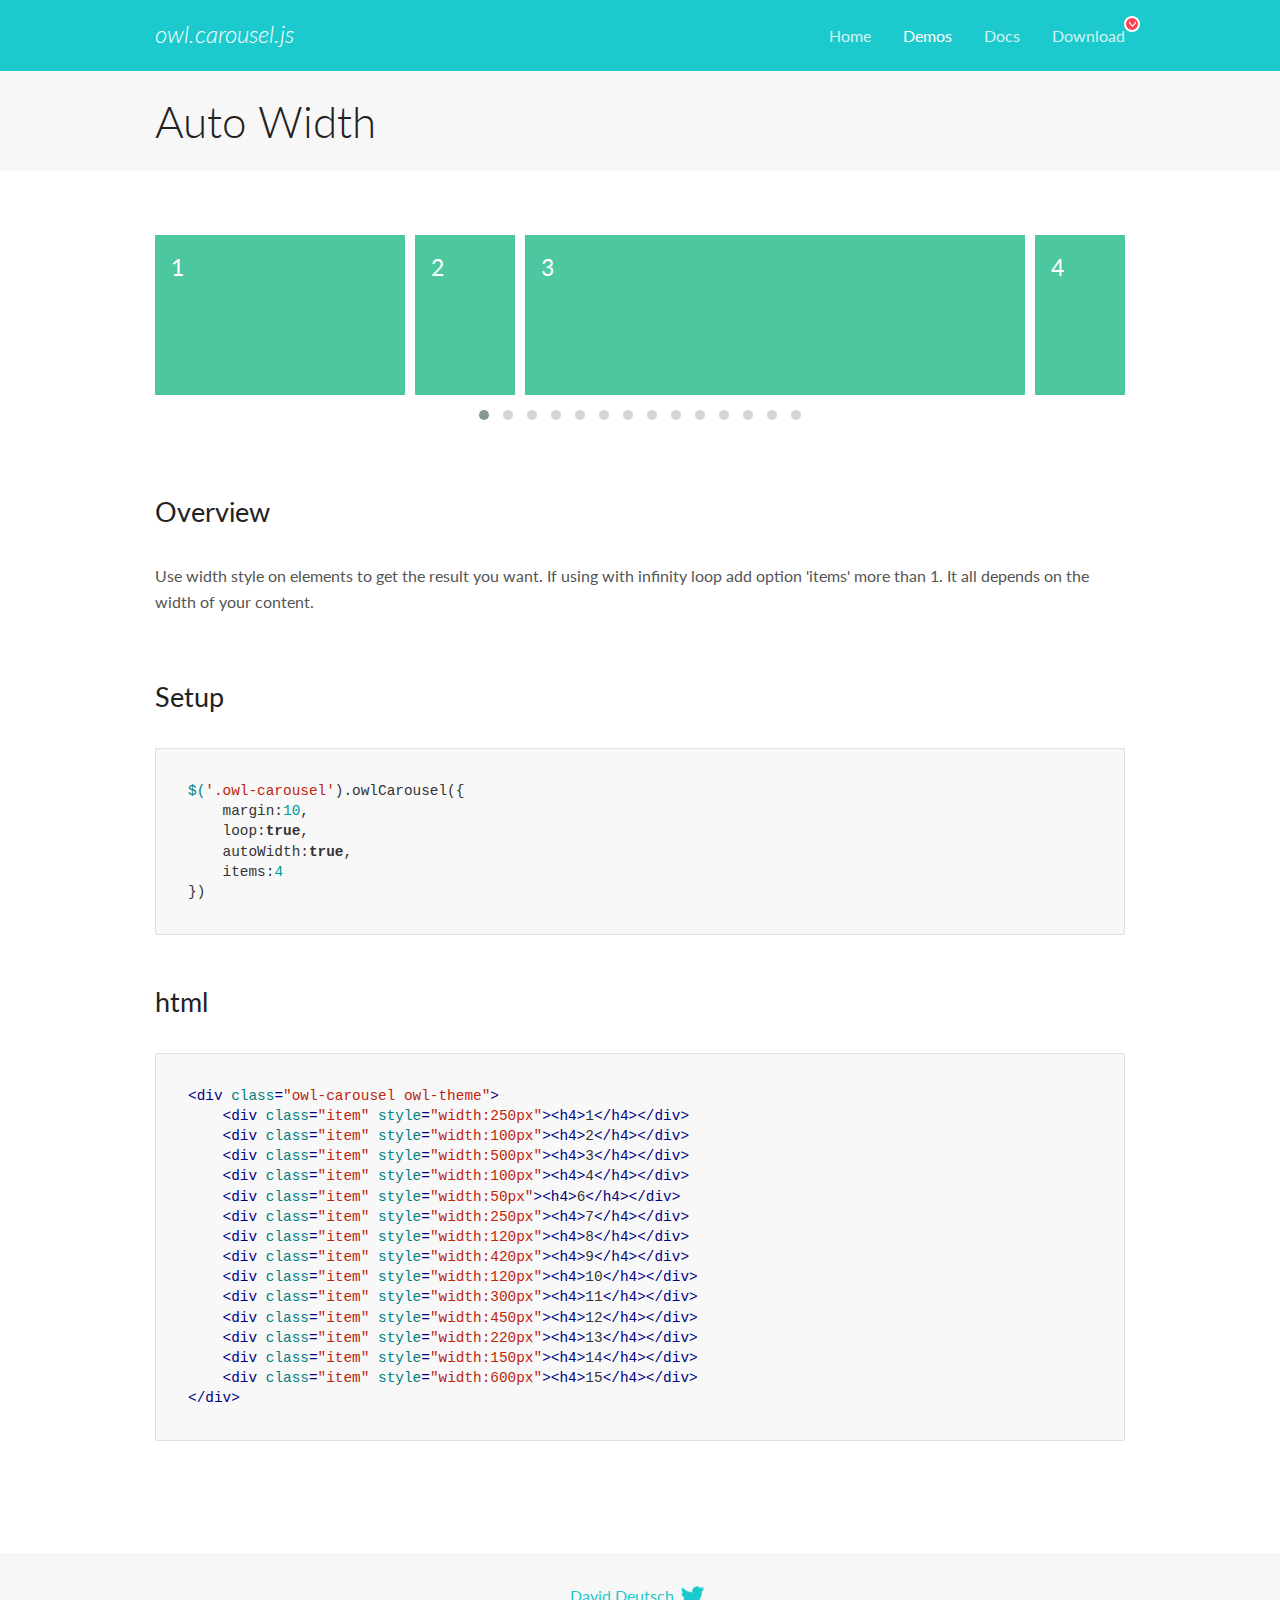
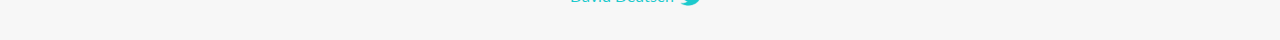
<file: OwlCarousel2-2.3.4/docs/demos/autowidth.html>
<!DOCTYPE html>
<html lang="en">
  <head>

    <!-- head -->
    <meta charset="utf-8">
    <meta name="msapplication-tap-highlight" content="no" />
    <meta name="viewport" content="width=device-width, initial-scale=1.0" />
    <meta name="description" content="Auto Width">
    <meta name="author" content="David Deutsch">
    <title>
      Auto Width Demo | Owl Carousel | 2.3.4
    </title>

    <!-- Stylesheets -->
    <link href='https://fonts.googleapis.com/css?family=Lato:300,400,700,400italic,300italic' rel='stylesheet' type='text/css'>
    <link rel="stylesheet" href="../assets/css/docs.theme.min.css">

    <!-- Owl Stylesheets -->
    <link rel="stylesheet" href="../assets/owlcarousel/assets/owl.carousel.min.css">
    <link rel="stylesheet" href="../assets/owlcarousel/assets/owl.theme.default.min.css">

    <!-- HTML5 shim and Respond.js IE8 support of HTML5 elements and media queries -->

    <!--[if lt IE 9]>
      <script src="https://oss.maxcdn.com/libs/html5shiv/3.7.0/html5shiv.js"></script>
      <script src="https://oss.maxcdn.com/libs/respond.js/1.3.0/respond.min.js"></script>
    <![endif]-->

    <!-- Favicons -->
    <link rel="apple-touch-icon-precomposed" sizes="144x144" href="../assets/ico/apple-touch-icon-144-precomposed.png">
    <link rel="shortcut icon" href="../assets/ico/favicon.png">
    <link rel="shortcut icon" href="favicon.ico">

    <!-- Yeah i know js should not be in header. Its required for demos.-->

    <!-- javascript -->
    <script src="../assets/vendors/jquery.min.js"></script>
    <script src="../assets/owlcarousel/owl.carousel.js"></script>
  </head>
  <body>

    <!-- header -->
    <header class="header">
      <div class="row">
        <div class="large-12 columns">
          <div class="brand left">
            <h3>
              <a href="/OwlCarousel2/">owl.carousel.js</a> 
            </h3>
          </div>
          <a id="toggle-nav" class="right">
            <span></span> <span></span> <span></span> 
          </a> 
          <div class="nav-bar">
            <ul class="clearfix">
              <li> <a href="/OwlCarousel2/index.html">Home</a>  </li>
              <li class="active">
                <a href="/OwlCarousel2/demos/demos.html">Demos</a> 
              </li>
              <li> <a href="/OwlCarousel2/docs/started-welcome.html">Docs</a>  </li>
              <li>
                <a href="https://github.com/OwlCarousel2/OwlCarousel2/archive/2.3.4.zip">Download</a> 
                <span class="download"></span> 
              </li>
            </ul>
          </div>
        </div>
      </div>
    </header>

    <!-- title -->
    <section class="title">
      <div class="row">
        <div class="large-12 columns">
          <h1>Auto Width</h1>
        </div>
      </div>
    </section>

    <!--  Demos -->
    <section id="demos">
      <div class="row">
        <div class="large-12 columns">
          <div class="owl-carousel owl-theme">
            <div class="item" style="width:250px">
              <h4>1</h4>
            </div>
            <div class="item" style="width:100px">
              <h4>2</h4>
            </div>
            <div class="item" style="width:500px">
              <h4>3</h4>
            </div>
            <div class="item" style="width:100px">
              <h4>4</h4>
            </div>
            <div class="item" style="width:50px">
              <h4>6</h4>
            </div>
            <div class="item" style="width:250px">
              <h4>7</h4>
            </div>
            <div class="item" style="width:120px">
              <h4>8</h4>
            </div>
            <div class="item" style="width:420px">
              <h4>9</h4>
            </div>
            <div class="item" style="width:120px">
              <h4>10</h4>
            </div>
            <div class="item" style="width:300px">
              <h4>11</h4>
            </div>
            <div class="item" style="width:450px">
              <h4>12</h4>
            </div>
            <div class="item" style="width:220px">
              <h4>13</h4>
            </div>
            <div class="item" style="width:150px">
              <h4>14</h4>
            </div>
            <div class="item" style="width:600px">
              <h4>15</h4>
            </div>
          </div>
          <h3 id="overview">Overview</h3>
          <p>Use width style on elements to get the result you want. If using with infinity loop add option &#39;items&#39; more than 1. It all depends on the width of your content.</p>
          <h3 id="setup">Setup</h3>
          <pre><code>$(&#39;.owl-carousel&#39;).owlCarousel({
    margin:10,
    loop:true,
    autoWidth:true,
    items:4
})</code></pre>
          <h3 id="html">html</h3>
          <pre><code>&lt;div class=&quot;owl-carousel owl-theme&quot;&gt;
    &lt;div class=&quot;item&quot; style=&quot;width:250px&quot;&gt;&lt;h4&gt;1&lt;/h4&gt;&lt;/div&gt;
    &lt;div class=&quot;item&quot; style=&quot;width:100px&quot;&gt;&lt;h4&gt;2&lt;/h4&gt;&lt;/div&gt;
    &lt;div class=&quot;item&quot; style=&quot;width:500px&quot;&gt;&lt;h4&gt;3&lt;/h4&gt;&lt;/div&gt;
    &lt;div class=&quot;item&quot; style=&quot;width:100px&quot;&gt;&lt;h4&gt;4&lt;/h4&gt;&lt;/div&gt;
    &lt;div class=&quot;item&quot; style=&quot;width:50px&quot;&gt;&lt;h4&gt;6&lt;/h4&gt;&lt;/div&gt;
    &lt;div class=&quot;item&quot; style=&quot;width:250px&quot;&gt;&lt;h4&gt;7&lt;/h4&gt;&lt;/div&gt;
    &lt;div class=&quot;item&quot; style=&quot;width:120px&quot;&gt;&lt;h4&gt;8&lt;/h4&gt;&lt;/div&gt;
    &lt;div class=&quot;item&quot; style=&quot;width:420px&quot;&gt;&lt;h4&gt;9&lt;/h4&gt;&lt;/div&gt;
    &lt;div class=&quot;item&quot; style=&quot;width:120px&quot;&gt;&lt;h4&gt;10&lt;/h4&gt;&lt;/div&gt;
    &lt;div class=&quot;item&quot; style=&quot;width:300px&quot;&gt;&lt;h4&gt;11&lt;/h4&gt;&lt;/div&gt;
    &lt;div class=&quot;item&quot; style=&quot;width:450px&quot;&gt;&lt;h4&gt;12&lt;/h4&gt;&lt;/div&gt;
    &lt;div class=&quot;item&quot; style=&quot;width:220px&quot;&gt;&lt;h4&gt;13&lt;/h4&gt;&lt;/div&gt;
    &lt;div class=&quot;item&quot; style=&quot;width:150px&quot;&gt;&lt;h4&gt;14&lt;/h4&gt;&lt;/div&gt;
    &lt;div class=&quot;item&quot; style=&quot;width:600px&quot;&gt;&lt;h4&gt;15&lt;/h4&gt;&lt;/div&gt;
&lt;/div&gt;</code></pre>
          <script>
            $(document).ready(function() {
              $('.owl-carousel').owlCarousel({
                margin: 10,
                loop: true,
                autoWidth: true,
                items: 4
              })
            })
          </script>
        </div>
      </div>
    </section>

    <!-- footer -->
    <footer class="footer">
      <div class="row">
        <div class="large-12 columns">
          <h5>
            <a href="/OwlCarousel2/docs/support-contact.html">David Deutsch</a> 
            <a id="custom-tweet-button" href="https://twitter.com/share?url=https://github.com/OwlCarousel2/OwlCarousel2&text=Owl Carousel - This is so awesome! " target="_blank"></a> 
          </h5>
        </div>
      </div>
    </footer>

    <!-- vendors -->
    <script src="../assets/vendors/highlight.js"></script>
    <script src="../assets/js/app.js"></script>
  </body>
</html>
</file>
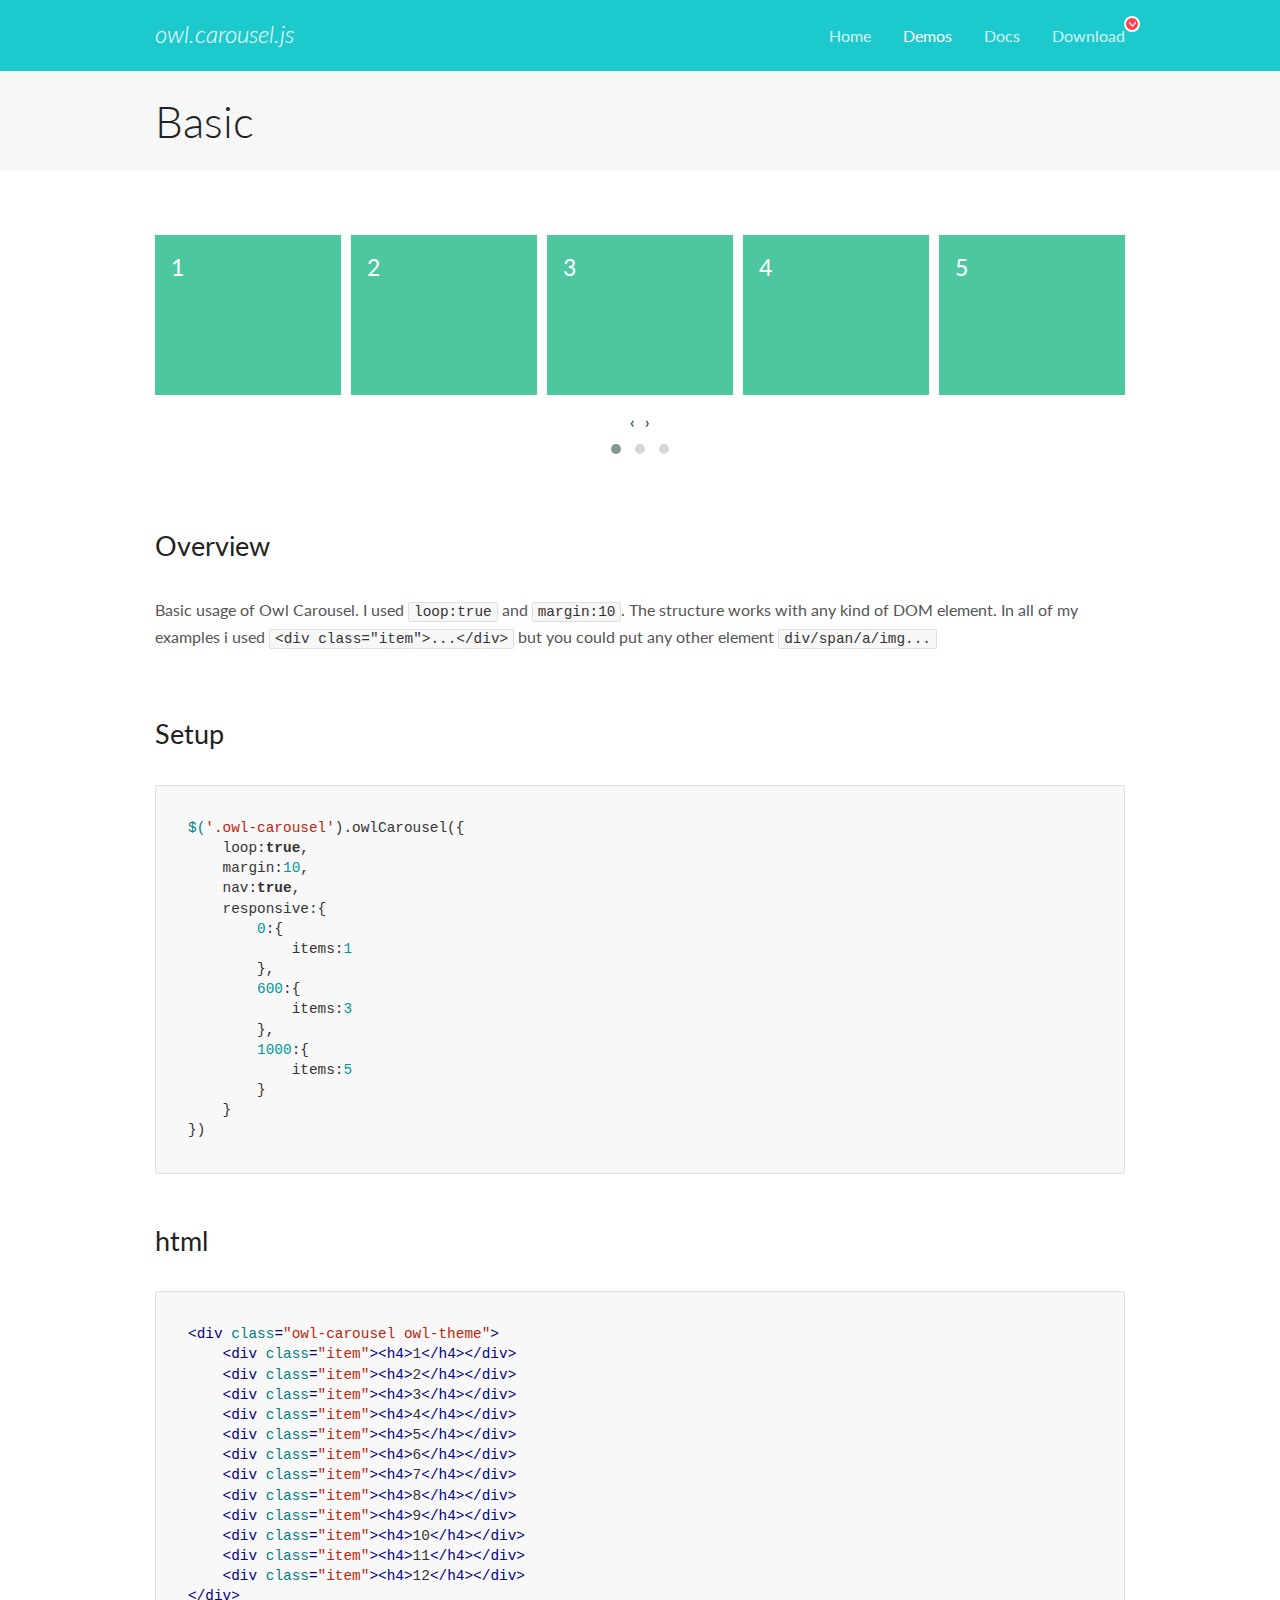
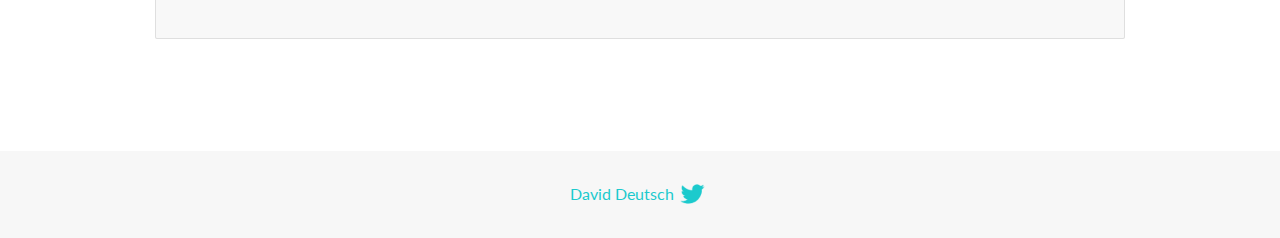
<file: OwlCarousel2-2.3.4/docs/demos/basic.html>
<!DOCTYPE html>
<html lang="en">
  <head>

    <!-- head -->
    <meta charset="utf-8">
    <meta name="msapplication-tap-highlight" content="no" />
    <meta name="viewport" content="width=device-width, initial-scale=1.0" />
    <meta name="description" content="Basic usage demo">
    <meta name="author" content="David Deutsch">
    <title>
      Basic Demo | Owl Carousel | 2.3.4
    </title>

    <!-- Stylesheets -->
    <link href='https://fonts.googleapis.com/css?family=Lato:300,400,700,400italic,300italic' rel='stylesheet' type='text/css'>
    <link rel="stylesheet" href="../assets/css/docs.theme.min.css">

    <!-- Owl Stylesheets -->
    <link rel="stylesheet" href="../assets/owlcarousel/assets/owl.carousel.min.css">
    <link rel="stylesheet" href="../assets/owlcarousel/assets/owl.theme.default.min.css">

    <!-- HTML5 shim and Respond.js IE8 support of HTML5 elements and media queries -->

    <!--[if lt IE 9]>
      <script src="https://oss.maxcdn.com/libs/html5shiv/3.7.0/html5shiv.js"></script>
      <script src="https://oss.maxcdn.com/libs/respond.js/1.3.0/respond.min.js"></script>
    <![endif]-->

    <!-- Favicons -->
    <link rel="apple-touch-icon-precomposed" sizes="144x144" href="../assets/ico/apple-touch-icon-144-precomposed.png">
    <link rel="shortcut icon" href="../assets/ico/favicon.png">
    <link rel="shortcut icon" href="favicon.ico">

    <!-- Yeah i know js should not be in header. Its required for demos.-->

    <!-- javascript -->
    <script src="../assets/vendors/jquery.min.js"></script>
    <script src="../assets/owlcarousel/owl.carousel.js"></script>
  </head>
  <body>

    <!-- header -->
    <header class="header">
      <div class="row">
        <div class="large-12 columns">
          <div class="brand left">
            <h3>
              <a href="/OwlCarousel2/">owl.carousel.js</a> 
            </h3>
          </div>
          <a id="toggle-nav" class="right">
            <span></span> <span></span> <span></span> 
          </a> 
          <div class="nav-bar">
            <ul class="clearfix">
              <li> <a href="/OwlCarousel2/index.html">Home</a>  </li>
              <li class="active">
                <a href="/OwlCarousel2/demos/demos.html">Demos</a> 
              </li>
              <li> <a href="/OwlCarousel2/docs/started-welcome.html">Docs</a>  </li>
              <li>
                <a href="https://github.com/OwlCarousel2/OwlCarousel2/archive/2.3.4.zip">Download</a> 
                <span class="download"></span> 
              </li>
            </ul>
          </div>
        </div>
      </div>
    </header>

    <!-- title -->
    <section class="title">
      <div class="row">
        <div class="large-12 columns">
          <h1>Basic</h1>
        </div>
      </div>
    </section>

    <!--  Demos -->
    <section id="demos">
      <div class="row">
        <div class="large-12 columns">
          <div class="owl-carousel owl-theme">
            <div class="item">
              <h4>1</h4>
            </div>
            <div class="item">
              <h4>2</h4>
            </div>
            <div class="item">
              <h4>3</h4>
            </div>
            <div class="item">
              <h4>4</h4>
            </div>
            <div class="item">
              <h4>5</h4>
            </div>
            <div class="item">
              <h4>6</h4>
            </div>
            <div class="item">
              <h4>7</h4>
            </div>
            <div class="item">
              <h4>8</h4>
            </div>
            <div class="item">
              <h4>9</h4>
            </div>
            <div class="item">
              <h4>10</h4>
            </div>
            <div class="item">
              <h4>11</h4>
            </div>
            <div class="item">
              <h4>12</h4>
            </div>
          </div>
          <h3 id="overview">Overview</h3>
          <p>Basic usage of Owl Carousel. I used <code>loop:true</code> and <code>margin:10</code>. The structure works with any kind of DOM element. In all of my examples i used <code>&lt;div class=&quot;item&quot;&gt;...&lt;/div&gt;</code> but you could
            put any other element <code>div/span/a/img...</code></p>
          <h3 id="setup">Setup</h3>
          <pre><code>$(&#39;.owl-carousel&#39;).owlCarousel({
    loop:true,
    margin:10,
    nav:true,
    responsive:{
        0:{
            items:1
        },
        600:{
            items:3
        },
        1000:{
            items:5
        }
    }
})</code></pre>
          <h3 id="html">html</h3>
          <pre><code>&lt;div class=&quot;owl-carousel owl-theme&quot;&gt;
    &lt;div class=&quot;item&quot;&gt;&lt;h4&gt;1&lt;/h4&gt;&lt;/div&gt;
    &lt;div class=&quot;item&quot;&gt;&lt;h4&gt;2&lt;/h4&gt;&lt;/div&gt;
    &lt;div class=&quot;item&quot;&gt;&lt;h4&gt;3&lt;/h4&gt;&lt;/div&gt;
    &lt;div class=&quot;item&quot;&gt;&lt;h4&gt;4&lt;/h4&gt;&lt;/div&gt;
    &lt;div class=&quot;item&quot;&gt;&lt;h4&gt;5&lt;/h4&gt;&lt;/div&gt;
    &lt;div class=&quot;item&quot;&gt;&lt;h4&gt;6&lt;/h4&gt;&lt;/div&gt;
    &lt;div class=&quot;item&quot;&gt;&lt;h4&gt;7&lt;/h4&gt;&lt;/div&gt;
    &lt;div class=&quot;item&quot;&gt;&lt;h4&gt;8&lt;/h4&gt;&lt;/div&gt;
    &lt;div class=&quot;item&quot;&gt;&lt;h4&gt;9&lt;/h4&gt;&lt;/div&gt;
    &lt;div class=&quot;item&quot;&gt;&lt;h4&gt;10&lt;/h4&gt;&lt;/div&gt;
    &lt;div class=&quot;item&quot;&gt;&lt;h4&gt;11&lt;/h4&gt;&lt;/div&gt;
    &lt;div class=&quot;item&quot;&gt;&lt;h4&gt;12&lt;/h4&gt;&lt;/div&gt;
&lt;/div&gt;</code></pre>
          <script>
            $(document).ready(function() {
              var owl = $('.owl-carousel');
              owl.owlCarousel({
                margin: 10,
                nav: true,
                loop: true,
                responsive: {
                  0: {
                    items: 1
                  },
                  600: {
                    items: 3
                  },
                  1000: {
                    items: 5
                  }
                }
              })
            })
          </script>
        </div>
      </div>
    </section>

    <!-- footer -->
    <footer class="footer">
      <div class="row">
        <div class="large-12 columns">
          <h5>
            <a href="/OwlCarousel2/docs/support-contact.html">David Deutsch</a> 
            <a id="custom-tweet-button" href="https://twitter.com/share?url=https://github.com/OwlCarousel2/OwlCarousel2&text=Owl Carousel - This is so awesome! " target="_blank"></a> 
          </h5>
        </div>
      </div>
    </footer>

    <!-- vendors -->
    <script src="../assets/vendors/highlight.js"></script>
    <script src="../assets/js/app.js"></script>
  </body>
</html>
</file>
<file: css/style.css>
*{
    padding: 0;
    margin: 0;
    font-family: 'font1';
}
@font-face {
    font-family: 'font1';
    src: url(../fonts/OptimaNovaLTProRegular.otf);
}
.top_banner{
    background-color: #897358;
    color: #fff;
}

.bottom-banner{
    position: relative;
}
.header_wrap{
    display: flex;
    justify-content: space-between;
    align-items: center;
    /* background-color: #767676; */
    padding: 0px 25px;
    border-bottom: 1px solid #897358;
}
/* header  */
.header{
    background-color: #767676;
}

.main-menu  .menu-link{
    position: relative;
}
.main-menu ul.navbar-nav{
    width: 100%;
    justify-content: space-between;
}
.country a{
    color: #767676;
}
.logo{
    height: 35px;
    position: absolute;
    left: 50%;
    transform: translateX(-50%);
}
.icon{
    padding: 10px;
}
.icon i{
    color: #767676;
    padding: 15px;
}


.icon>div:nth-child(2) {
    z-index: 1000;
}

.box-cart-shopping:hover>.cart-shopping {
    opacity: 1;
    transform: scale(1) translateY(-40px);
}

.cart-shopping {
    transition: all 0.3s linear;
    opacity: 0;
    transform: scale(0) translateY(-50px);
    transform-origin: 80% 0;
}

.cart-shopping>div {
    top: 50px;
    right: 0;
    width: 350px;
    background-color: #fff;
    box-shadow: 0 0 6px black;
    border-radius: 5px;
    z-index: 100;
}

.cart-shopping>div::before {
    content: '';
    position: absolute;
    top: -13px;
    right: 10px;
    height: 25px ;
    width: 25px;
    transform: rotate(45deg);
    background-color: #fff;
    box-shadow: 0 0 6px black;
}

.cart-shopping>div::after {
    content: '';
    position: absolute;
    top: 0px;
    right: 3px;
    height: 35px ;
    width: 40px;
    background-color: #fff;
}

.cart-shopping>div>.box-product>.item-product {
    background-color: rgba(128, 128, 128, 0.109);
    cursor: pointer;
}

.cart-shopping>div>.box-product>.item-product:hover {
    opacity: 0.8;
}

.cart-shopping>div>.box-product>.item-product>span {
    width: 50px !important;
}

.cart-shopping>div>.see-cart-shopping>a>button {
    outline: 0;
    border: 0;
    color: #fff !important;
    border-radius: 5px;
    background-color: #897358;
}
/* end header */
/* jumbotron */
.plaintext{
    background-color: #fff;
}
.plaintext h2{
    font-size: 32px;
}
.plaintext p{
    font-size: 17px;
    color: #767676;
}
.plaintext p a{
    border-radius: 0;
}
.plaintext p a:hover{
    background-color: #897358;
}



/* thiết kế sản phẩm trang chủ */
.product-home{
    width: 95%;
    margin: 0 auto;
}
.product-home img{
    width: 300px;
    height: 300px;
}
.product-home .card{
    position: relative;
}
.product-home .card i{
    font-size: 30px;
    position: absolute;
    color:#767676;
    top: 10px;
    left: 15px;
}
.main-home{
    width: 92%;
    margin: 0 auto;
}
.collection p{
    color: #767676;
}
.collection button{
    border-radius: 0;
}
.collection button:hover{
    background-color: #897358;
}
.introl_video p{
    color: #767676;
}
.introl_video button{
    border-radius: 0;
}
.introl_video button:hover{
    background-color: #897358;
}
.jewellery_collection a{
    text-decoration: none;  
}
.jewellery_collection h3{
    color: #000;
    font-weight: lighter;
}
.jewellery_collection p{
    color: #767676;
}
.high_jewellery p{
    color: #767676;
}
.high_jewellery button{
    border-radius: 0;
}
.high_jewellery button:hover{
    background-color: #897358;
}
/* footer */
.footer_top{
    background-color: rgba(137,115,88,.2);
}
.form-control{
    width: 350px;
}
.form-group{
    display: flex;
    align-items: center;
}
.form-group button{
    background-color: #000;
    border-radius: 0;
    color: #fff;
    width: 150px;
}
.form-group button:hover{
    background-color: #897358;
}
.contact a i{
    color: #767676;
}
.contact a{
    padding: 0 15px;
}
.body_item{    margin: 0 auto;
}
.body_item li{
    list-style: none;  
    padding: 5px 15px;
}
.body_item li a{
    color: #767676;
    text-decoration: none;
    font-size: smaller;
}
.items a{
    text-decoration: none;
    color: #767676;
    font-size: smaller;
    padding-left: 15px;
}


@media screen and (max-width:992px) {
    .header_wrap .icon div:first-child{
        display: none;
    }
    .form-control{
        width: auto;
        margin-bottom: 15px;
    }
    

}
</file>
<file: css/style-cart.css>
*{
    padding: 0;
    margin: 0;
    font-family: 'font1';
}
@font-face {
    font-family: 'font1';
    src: url(../fonts/OptimaNovaLTProRegular.otf);
}
.top_banner{
    background-color: #897358;
    color: #fff;
}
.bottom-banner{
    position: relative;
}
.header_wrap{
    display: flex;
    justify-content: space-between;
    align-items: center;
    padding: 0px 25px;
    border-bottom: 1px solid #897358;
}
/* header  */
.header{
    background-color: #767676;
}
.main-menu  .menu-link{
    position: relative;
}
.main-menu ul.navbar-nav{
    width: 100%;
    justify-content: space-between;
}
.country a{
    color: #767676;
}
.logo{
    height: 35px;
    position: absolute;
    left: 50%;
    transform: translateX(-50%);
}
.icon{
    padding: 10px;
}
.icon i{
    color: #767676;
    padding: 15px;
}
@media screen and (max-width:992px) {
    .header_wrap .icon div:first-child{
        display: none;
    }

}


/* main */

.table .img-product {
    width: 100px !important;
}

.table td {
    border: 0 !important;
} 

.table tbody tr td {
    vertical-align: middle !important;
}

.table tbody tr td:last-child button {
    outline: 0;
    border: 0;
}

@media screen and (max-width:550px) {
    /* .main>div>.row>div:first-child{
        border-right: 0 !important;
    } */
    .table tbody .name-product>p {
        overflow: hidden;
        text-overflow: ellipsis;
        white-space: nowrap; 
        width: 100px;
    } 
}



/* footer */
.contact a i{
    color: #767676;
}
.contact a{
    padding: 0 15px;
}
.body_item{    margin: 0 auto;
}
.body_item li{
    list-style: none;  
    padding: 5px 15px;
}
.body_item li a{
    color: #767676;
    text-decoration: none;
    font-size: smaller;
}
.items a{
    text-decoration: none;
    color: #767676;
    font-size: smaller;
    padding-left: 15px;
}
</file>
<file: css/style-create-acc.css>
*{
    padding: 0;
    margin: 0;
    font-family: 'font1';
}
@font-face {
    font-family: 'font1';
    src: url(../fonts/OptimaNovaLTProRegular.otf);
}
.top_banner{
    background-color: #897358;
    color: #fff;
}
.bottom-banner{
    position: relative;
}
.header_wrap{
    display: flex;
    justify-content: space-between;
    align-items: center;
    /* background-color: #767676; */
    padding: 0px 25px;
    border-bottom: 1px solid #897358;
}
/* header  */
.header{
    background-color: #767676;
}
.main-menu  .menu-link{
    position: relative;
}
.main-menu ul.navbar-nav{
    width: 100%;
    justify-content: space-between;
}
.country a{
    color: #767676;
}
.logo{
    height: 35px;
    position: absolute;
    left: 50%;
    transform: translateX(-50%);
}
.icon{
    padding: 10px;
}
.icon i{
    color: #767676;
    padding: 15px;
}
@media screen and (max-width:992px) {
    .header_wrap .icon div:first-child{
        display: none;
    }

}
.icon>div:nth-child(2) {
    z-index: 1000;
}

.box-cart-shopping:hover>.cart-shopping {
    opacity: 1;
    transform: scale(1) translateY(-40px);
}

.cart-shopping {
    transition: all 0.3s linear;
    opacity: 0;
    transform: scale(0) translateY(-50px);
    transform-origin: 80% 0;
}

.cart-shopping>div {
    top: 50px;
    right: 0;
    width: 350px;
    background-color: #fff;
    box-shadow: 0 0 6px black;
    border-radius: 5px;
    z-index: 100;
}

.cart-shopping>div::before {
    content: '';
    position: absolute;
    top: -13px;
    right: 10px;
    height: 25px ;
    width: 25px;
    transform: rotate(45deg);
    background-color: #fff;
    box-shadow: 0 0 6px black;
}

.cart-shopping>div::after {
    content: '';
    position: absolute;
    top: 0px;
    right: 3px;
    height: 35px ;
    width: 40px;
    background-color: #fff;
}

.cart-shopping>div>.box-product>.item-product {
    background-color: rgba(128, 128, 128, 0.109);
    cursor: pointer;
}

.cart-shopping>div>.box-product>.item-product:hover {
    opacity: 0.8;
}

.cart-shopping>div>.box-product>.item-product>span {
    width: 50px !important;
}

.cart-shopping>div>.see-cart-shopping>a>button {
    outline: 0;
    border: 0;
    color: #fff !important;
    border-radius: 5px;
    background-color: #897358;
}

/* main */
.main>div{
    background-color: #f8f8f9;
}
.main>div>.row>div:first-child{
    border-right: 1px solid #897358;
}
.form-info>.form-group>label, .form2>.form-group>label{
    top: 50%;
    left: 20px;
    transform: translateY(-50%);
    color: #767676;
}
.form-group select,.form2,.main>p, .main>p>a{
    color: #767676;
}
.form-info>.form-group>input:focus ~ label, .form2>.form-group>input:focus ~ label{
    transform: translateY(-80%) scale(0.6);
    transition: all 0.3s linear;
    transform-origin: 0 0;
}
.form-info, .form2{
    width: 350px;
}
.form-group>.item>div,.form-checkbox>div{
    width: 20px;
    height: 20px;
}
.condition{
    width:100%;
    height: 100%;
    display: inline-block;
}
#btn-create {
    color: #fff !important;
    background-color: black !important;
    transition: all 0.3s linear;
    cursor: pointer !important;
    outline: 0;
    border: 0;
}
#btn-create:hover {
    background-color: rgb(141, 92, 1) !important;
}
  


@media screen and (max-width:992px) {
    .main>div>.row>div:first-child{
        border-right: 0 !important;
    }
}

/* footer */
.contact a i{
    color: #767676;
}
.contact a{
    padding: 0 15px;
}
.body_item{    margin: 0 auto;
}
.body_item li{
    list-style: none;  
    padding: 5px 15px;
}
.body_item li a{
    color: #767676;
    text-decoration: none;
    font-size: smaller;
}
.items a{
    text-decoration: none;
    color: #767676;
    font-size: smaller;
    padding-left: 15px;
}
</file>
<file: css/style-jewellery.css>
*{
    padding: 0;
    margin: 0;
    font-family: 'font1';
}
@font-face {
    font-family: 'font1';
    src: url(../fonts/OptimaNovaLTProRegular.otf);
}

.top_banner{
    background-color: #897358;
    color: #fff;
}

.bottom-banner{
    position: relative;
}
.header_wrap{
    display: flex;
    justify-content: space-between;
    align-items: center;
    /* background-color: #767676; */
    padding: 0px 25px;
    border-bottom: 1px solid #897358;
}
/* header  */
.header{
    background-color: #767676;
}

.main-menu  .menu-link{
    position: relative;
}
.main-menu ul.navbar-nav{
    width: 100%;
    justify-content: space-between;
}
.country a{
    color: #767676;
}
.logo{
    height: 35px;
    position: absolute;
    left: 50%;
    transform: translateX(-50%);
}
.icon{
    padding: 10px;
}
.icon i{
    color: #767676;
    padding: 15px;
}


.icon>div:nth-child(2) {
    z-index: 1000;
}

.box-cart-shopping:hover>.cart-shopping {
    opacity: 1;
    transform: scale(1) translateY(-40px);
}

.cart-shopping {
    transition: all 0.3s linear;
    opacity: 0;
    transform: scale(0) translateY(-50px);
    transform-origin: 80% 0;
}

.cart-shopping>div {
    top: 50px;
    right: 0;
    width: 350px;
    background-color: #fff;
    box-shadow: 0 0 6px black;
    border-radius: 5px;
    z-index: 100;
}

.cart-shopping>div::before {
    content: '';
    position: absolute;
    top: -13px;
    right: 10px;
    height: 25px ;
    width: 25px;
    transform: rotate(45deg);
    background-color: #fff;
    box-shadow: 0 0 6px black;
}

.cart-shopping>div::after {
    content: '';
    position: absolute;
    top: 0px;
    right: 3px;
    height: 35px ;
    width: 40px;
    background-color: #fff;
}

.cart-shopping>div>.box-product>.item-product {
    background-color: rgba(128, 128, 128, 0.109);
    cursor: pointer;
}

.cart-shopping>div>.box-product>.item-product:hover {
    opacity: 0.8;
}

.cart-shopping>div>.box-product>.item-product>span {
    width: 50px !important;
}

.cart-shopping>div>.see-cart-shopping>a>button {
    outline: 0;
    border: 0;
    color: #fff !important;
    border-radius: 5px;
    background-color: #897358;
}



/* main */
.main-home{
    width: 92%;
    margin: 0 auto;
}
.img img{
    object-fit: cover;
}
.heart>div img{
    height: 271px;
}
.heart>div>a .card{
    position: relative;
    height: 450px;
}
.heart>div>a .card i{
    font-size: 30px;
    position: absolute;
    color:#767676;
    top: 10px;
    left: 15px;
}
.product-gird button{
    border-radius: 0;
}
.product-gird button:hover{
    background-color: #897358;
}
.form-price{
    padding: 15px;
}
.price>input{
    border-radius: 0;
    border: 1px solid #767676;
    width: 100px;
    padding: 5px 100px;

}
.price label{
    top: 50%;
    left: 15px;
    transform: translateY(-50%);
    transition: all 0.3s linear;
    color: #767676;
}
.price input:focus ~ label{
    transform: translateY(-80%) scale(0.6);
}

.btn-apply button{
    width: 100px;
    justify-content:end;
    border:1px solid #767676;
    border-radius: 0;
    color: #767676;
}
.btn-apply button:hover{
    background-color: #897358;
    color: #fff;
}


/* content */
.content{
    position: relative;
}
.content-inner{
    width: 40%;
    position: absolute;
    top: 50%;
    left: 20%;
    transform: translate(-50%,-50%);
}
.content-inner button{
    border-radius: 0;
    padding: 10px 30px;
    background-color: #000;
}
.content-inner button:hover{
    background-color: #897358;
}

/* footer */
.footer_top{
    background-color: rgba(137,115,88,.2);
}
.form-control{
    width: 350px;
    border-radius: 0;
}
.form-group{
    display: flex;
    align-items: center;
}
.form-group button{
    background-color: #000;
    border-radius: 0;
    color: #fff;
    width: 150px;
}
.form-group button:hover{
    background-color: #897358;
}
.contact a i{
    color: #767676;
}
.contact a{
    padding: 0 15px;
}
.body_item{    margin: 0 auto;
}
.body_item li{
    list-style: none;  
    padding: 5px 15px;
}
.body_item li a{
    color: #767676;
    text-decoration: none;
    font-size: smaller;
}
.items a{
    text-decoration: none;
    color: #767676;
    font-size: smaller;
    padding-left: 15px;
}
@media screen and (max-width:992px) {
    .header_wrap .icon div:first-child{
        display: none;
    }
    .form-control{
        width: auto;
        margin-bottom: 15px;
    }
    .content-inner>p{
        display: none;

    }
    /* .content-inner button{
        padding: 5px 10px;
    } */

}
</file>
<file: css/style-sp.css>
* {
    padding: 0;
    margin: 0;
    font-family: 'font1';
}

@font-face {
    font-family: 'font1';
    src: url(../fonts/OptimaNovaLTProRegular.otf);
}

.top_banner {
    background-color: #897358;
    color: #fff;
}

.bottom-banner {
    position: relative;
}

.header_wrap {
    display: flex;
    justify-content: space-between;
    align-items: center;
    /* background-color: #767676; */
    padding: 0px 25px;
    border-bottom: 1px solid #897358;
}

.header {
    background-color: #767676;
}

.main-menu .menu-link {
    position: relative;
}

.main-menu ul.navbar-nav {
    width: 100%;
    justify-content: space-between;
}

.country a {
    color: #767676;
}

.logo {
    height: 35px;
    position: absolute;
    left: 50%;
    transform: translateX(-50%);
}

.icon {
    padding: 10px;
}

.icon i {
    color: #767676;
    padding: 15px;
}

.icon>div:nth-child(2) {
    z-index: 1000;
}

.box-cart-shopping:hover>.cart-shopping {
    opacity: 1;
    transform: scale(1) translateY(-40px);
}

.cart-shopping {
    transition: all 0.3s linear;
    opacity: 0;
    transform: scale(0) translateY(-50px);
    transform-origin: 80% 0;
}

.cart-shopping>div {
    top: 50px;
    right: 0;
    width: 350px;
    background-color: #fff;
    box-shadow: 0 0 6px black;
    border-radius: 5px;
    z-index: 100;
}

.cart-shopping>div::before {
    content: '';
    position: absolute;
    top: -13px;
    right: 10px;
    height: 25px ;
    width: 25px;
    transform: rotate(45deg);
    background-color: #fff;
    box-shadow: 0 0 6px black;
}

.cart-shopping>div::after {
    content: '';
    position: absolute;
    top: 0px;
    right: 3px;
    height: 35px ;
    width: 40px;
    background-color: #fff;
}

.cart-shopping>div>.box-product>.item-product {
    background-color: rgba(128, 128, 128, 0.109);
    cursor: pointer;
}

.cart-shopping>div>.box-product>.item-product:hover {
    opacity: 0.8;
}

.cart-shopping>div>.box-product>.item-product>span {
    width: 50px !important;
}

.cart-shopping>div>.see-cart-shopping>button {
    outline: 0;
    border: 0;
    color: #fff !important;
    border-radius: 5px;
    background-color: #897358;
}

/* main */
.product-home {
    width: 95%;
    margin: 0 auto;
}

.product-home .card {
    position: relative;
}

.product-home .card i {
    font-size: 30px;
    position: absolute;
    color: #767676;
    top: 10px;
    left: 15px;
}

.form-user {
    border-right: 1px solid #897358;
    width: 50%;
}

.form-user>.icon>i {
    cursor: pointer;
}

.form-user>div>button {
    width: 250px;
    padding: 15px;
    outline: 0;
    background-color: #000;
    color: #fff;
    cursor: pointer;
}

.info {
    top: 110px !important;
    height: 100% !important;
}

.box-content>div div:nth-child(2n+1) {
    background-color: #ded8d8;

}

.box-content>div div:nth-child(2n) {
    background-color: #eeeeee;
}

.details2 {
    display: none;
}

.details2>.row>.col-6 {
    max-width: 100% !important;
}

.read-toggle .item>b {
    text-decoration: underline;
    cursor: pointer;
}

.read-toggle .item>b:hover {
    text-decoration: none;
}

.owlCarousel-banner>.owl-dots {
    position: absolute;
    bottom: 10px;
    left: 50%;
    transform: translateX(-50%);
}

.owlCarousel-banner>.owl-dots>button>span {
    border: 1px solid black;
    background-color: #fff !important;
}

.owlCarousel-banner>.owl-dots>.active>span {
    background-color: #000 !important;
}

/* footer */
.footer_top {
    background-color: rgba(137, 115, 88, .2);
}

.form-control {
    width: 350px;
    border-radius: 0;
}

.form-group {
    display: flex;
    align-items: center;
}

.form-group button {
    background-color: #000;
    border-radius: 0;
    color: #fff;
    width: 150px;
}

.form-group button:hover {
    background-color: #897358;
}

.contact a i {
    color: #767676;
}

.contact a {
    padding: 0 15px;
}

.body_item {
    margin: 0 auto;
}

.body_item li {
    list-style: none;
    padding: 5px 15px;
}

.body_item li a {
    color: #767676;
    text-decoration: none;
    font-size: smaller;
}

.items a {
    text-decoration: none;
    color: #767676;
    font-size: smaller;
    padding-left: 15px;
}

@media (max-width: 992px) {
    .form-user {
        border-right: 0;
        width: 100%;
        display: flex;
        justify-content: center;
        align-items: center;
        flex-direction: column;
    }
    .header_wrap .icon div:first-child{
        display: none;
    }
    .form-control{
        width: auto;
        margin-bottom: 15px;
    }
}
</file>
